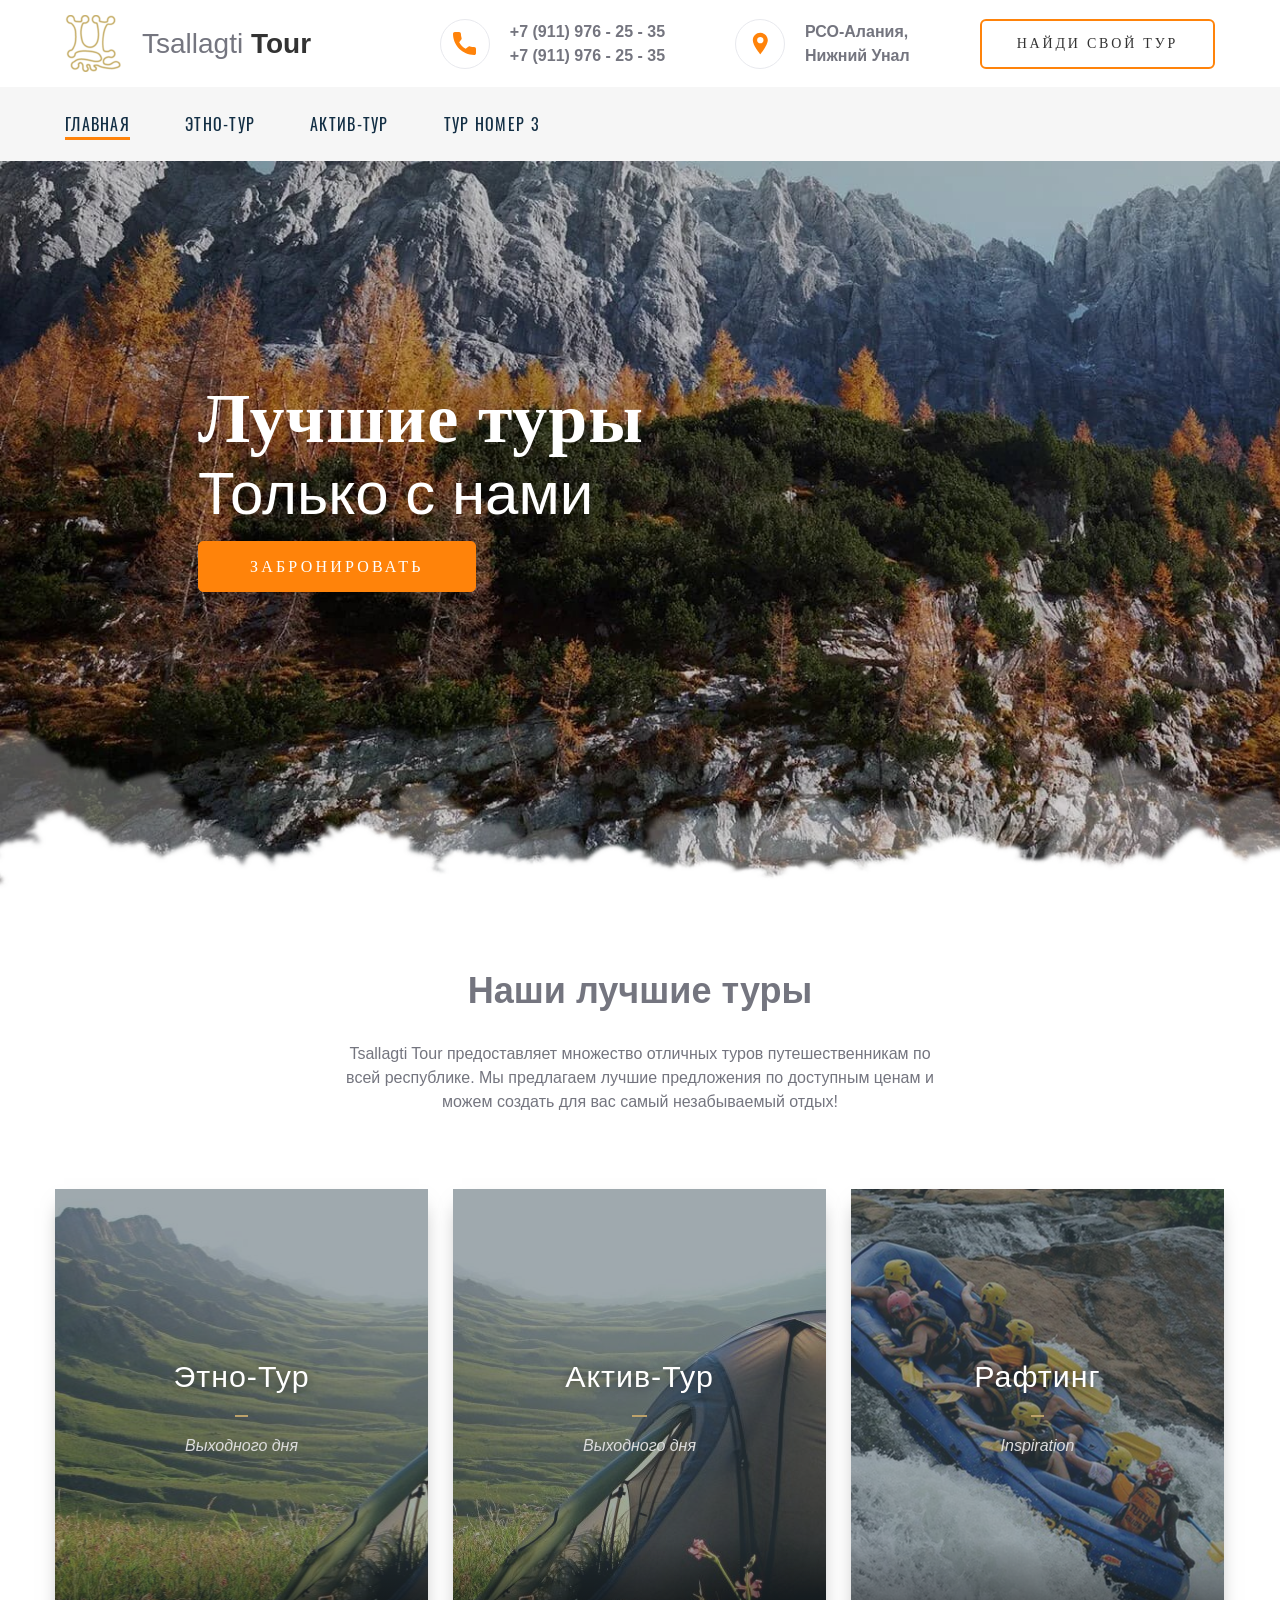
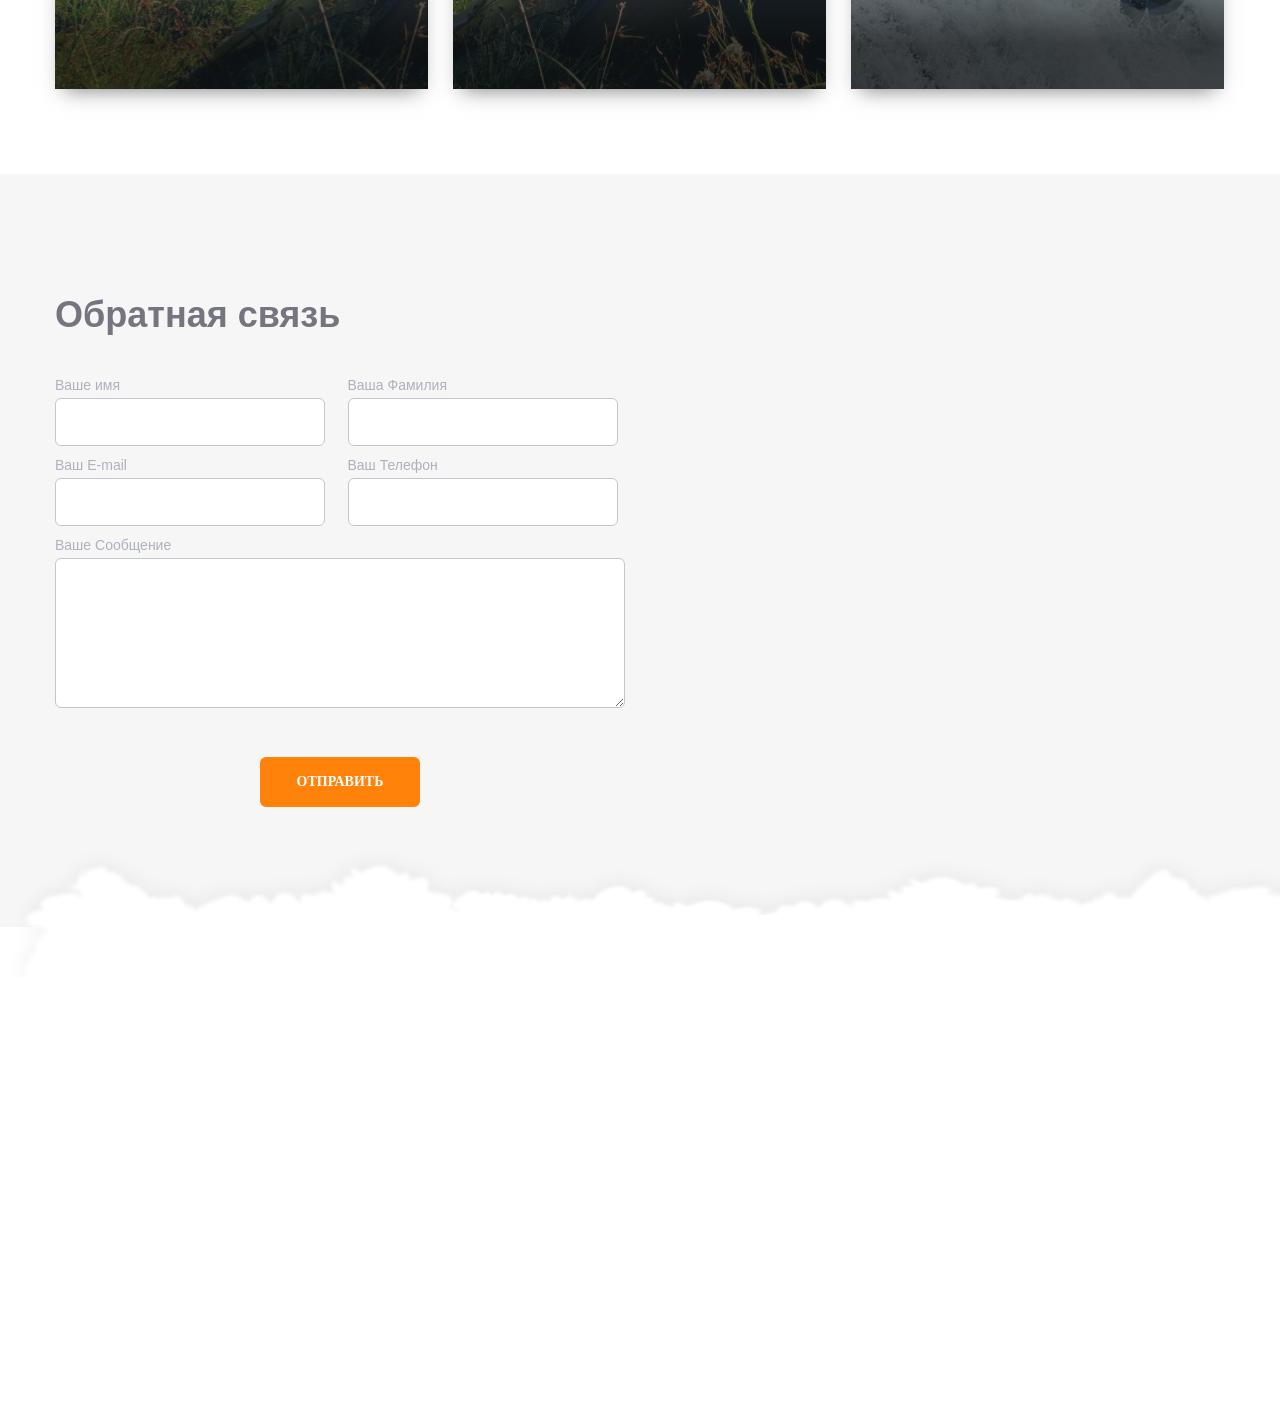
<file: index.html>
<!doctype html>
<html lang="ru">
<head>
    <meta charset="UTF-8">
    <meta name="viewport"
          content="width=device-width, user-scalable=no, initial-scale=1.0, maximum-scale=1.0, minimum-scale=1.0">
    <meta http-equiv="X-UA-Compatible" content="ie=edge">
    <meta name="description" content="Туры в Осетии! Лучшее только с нами!">
    <meta name="keywords"
          content="Туры в Осетию, отдых в Осетии, мертвый город, даргавс, тур Осетия, Кавказ тур, тур в горах, отдых в горах">
    <link rel="stylesheet" href="css/fonts.css">
    <link rel="preload" as="style" href="css/fonts.css">
    <link rel="stylesheet" href="css/swiper-bundle.min.css">
    <link rel="stylesheet" href="css/cards.css">
    <link rel="stylesheet" href="css/style.css">
    <title>Tsallagti Tour</title>
</head>
<body>
<div class="overflow"></div>
<header class="header" id="header">
    <div class="header__desctop">
        <div class="header__aside container">
            <div class="header__left">
                <a href="#" class="header__logo">
                    <img src="img/logo.png" alt="Tsallagti туры логотип">
                    <span class="header-logo__name">Tsallagti <strong>Tour</strong></span>
                </a>
            </div>
            <div class="header__right">
                <div class="header-right__item">
                    <div class="header-phone header__article">
                        <div class="header-phone__left">
                            <a href="tel:+79119762535" class="header-phone__link">
                            <span class="header__icon">
                                    <svg version="1.1" id="Capa_1" xmlns="http://www.w3.org/2000/svg" x="0px" y="0px"
                                         viewBox="0 0 384 384" style="enable-background:new 0 0 384 384;"
                                         xml:space="preserve">
<g>
	<g>
		<path d="M353.188,252.052c-23.51,0-46.594-3.677-68.469-10.906c-10.719-3.656-23.896-0.302-30.438,6.417l-43.177,32.594
			c-50.073-26.729-80.917-57.563-107.281-107.26l31.635-42.052c8.219-8.208,11.167-20.198,7.635-31.448
			c-7.26-21.99-10.948-45.063-10.948-68.583C132.146,13.823,118.323,0,101.333,0H30.813C13.823,0,0,13.823,0,30.813
			C0,225.563,158.438,384,353.188,384c16.99,0,30.813-13.823,30.813-30.813v-70.323C384,265.875,370.177,252.052,353.188,252.052z"
        />
	</g>
</g>
<g>
</g>
<g>
</g>
<g>
</g>
<g>
</g>
<g>
</g>
<g>
</g>
<g>
</g>
<g>
</g>
<g>
</g>
<g>
</g>
<g>
</g>
<g>
</g>
<g>
</g>
<g>
</g>
<g>
</g>
</svg>
                            </span>
                            </a>
                        </div>
                        <div class="header-phone__right">
                            <a href="tel:+79119762535" class="header-phone__link">+7 (911) 976 - 25 - 35</a>
                            <a href="tel:+79651111111" class="header-phone__link">+7 (911) 976 - 25 - 35</a>
                        </div>
                    </div>
                </div>
                <div class="header-right__item">
                    <div class="header-local header__article">
                        <div class="header-local__let">
                            <a href="#tel" class="header-phone__link">
                        <span class="header__icon">
                                <svg height="682pt" viewBox="-119 -21 682 682.66669" width="682pt"
                                     xmlns="http://www.w3.org/2000/svg"><path
                                        d="m216.210938 0c-122.664063 0-222.460938 99.796875-222.460938 222.460938 0 154.175781 222.679688 417.539062 222.679688 417.539062s222.242187-270.945312 222.242187-417.539062c0-122.664063-99.792969-222.460938-222.460937-222.460938zm67.121093 287.597656c-18.507812 18.503906-42.8125 27.757813-67.121093 27.757813-24.304688 0-48.617188-9.253907-67.117188-27.757813-37.011719-37.007812-37.011719-97.226562 0-134.238281 17.921875-17.929687 41.761719-27.804687 67.117188-27.804687 25.355468 0 49.191406 9.878906 67.121093 27.804687 37.011719 37.011719 37.011719 97.230469 0 134.238281zm0 0"/></svg>
                        </span>
                            </a>
                        </div>
                        <div class="header-local__right">
                            <a href="#contacts" class="header-local__link">
                                РСО-Алания, <br> Нижний Унал
                            </a>
                        </div>
                    </div>
                </div>
                <a href="#" class="header__btn btn btn__orange">Найди свой тур</a>
            </div>
        </div>
        <div class="header__menu" id="menu-desctop">
            <div class="container">
                <nav class="header__nav">
                    <ul class="header__list">
                        <li class="header__item"><a href="index.html" class="heder__link heder__link-active">Главная</a>
                        </li>
                        <li class="header__item"><a href="tours.html" class="heder__link">Этно-Тур</a></li>
                        <li class="header__item"><a href="active.html" class="heder__link">Актив-Тур</a></li>
                        <li class="header__item"><a href="test.html" class="heder__link">Тур номер 3</a></li>
                    </ul>
                </nav>
            </div>
        </div>
    </div>
    <nav class="navigation">
        <div id="menuToggle">
            <input type="checkbox" id="check-menu-mobile">
            <span></span>
            <span></span>
            <span></span>
            <ul id="menu">
                <li><a href="index.html">Главная</a></li>
                <li><a href="tours.html">Этно-Тур</a></li>
                <li><a href="active.html">Актив-Тур</a></li>
                <li><a href="test.html">Тур номер 3</a></li>
            </ul>
        </div>
    </nav>
</header>
<main>
    <section class="hero" id="hero">
        <div class="swiper-container hero__slider">
            <div class="swiper-wrapper">
                <div class="swiper-slide">
                    <picture class="1">
                        <source srcset="img/slide/slide-start-1.jpg" media="(min-width: 769px)">
                        <img src="img/slide/slide_1_mobile-min.jpg" alt="MDN" class="swiper-slide__img">
                    </picture>
                </div>
                <div class="swiper-slide">
                    <picture class="2">
                        <source srcset="img/slide/slide-start-2.jpg" media="(min-width: 769px)">
                        <img src="img/slide/slide_2_mobile-min.jpg" alt="MDN" class="swiper-slide__img">
                    </picture>
                </div>
                <div class="swiper-slide">
                    <picture class="3">
                        <source srcset="img/slide/slide-start-3.jpg" media="(min-width: 769px)">
                        <img src="img/slide/slide_3_mobile-min.jpg" alt="MDN" class="swiper-slide__img">
                    </picture>
                </div>
                <!-- Buttons -->
                <!--            <div class="swiper-button-prev"></div>-->
                <!--            <div class="swiper-button-next"></div>-->
            </div>
        </div>
        <div class="swiper-wrap">
            <div class="swiper-wrap__container">
                <h1 class="swiper-container__title">Лучшие туры</h1>
                <p class="swiper-container__text">Только с нами</p>
                <a href="#tour__price" class="swuper__btn btn btn__orange">Забронировать</a>
            </div>
        </div>
    </section>
    <section class="best-tour" id="best-tour">
        <div class="best-tour__container container">
            <h2 class="best-tour__title title">
                Наши лучшие туры
            </h2>
            <p class="best-toue__descr">
                <span class="best-toue__text">
                    Tsallagti Tour предоставляет множество отличных туров путешественникам по всей республике. Мы предлагаем лучшие предложения по доступным ценам и можем создать для вас самый незабываемый отдых!
                </span>
            </p>
            <ul class="best-tour__list">
                <li class="best-tour__item best-tour__first">
                    <div class="blog-card spring-fever grand-tur">
                        <div class="title-content">
                            <h3><a href="#">Этно-Тур</a></h3>
                            <div class="intro">Выходного дня</div>
                        </div>
                        <div class="card-info">
                            За 2 дня в компании творческих людей мы посетим самые запоминающиеся места, ущелья,
                            исторические селения, крепости в труднодоступных местах и многое другое.
                            <a href="tours.html">Подробнее</a>
                        </div>
                        <div class="gradient-overlay"></div>
                        <div class="color-overlay"></div>
                    </div>
                </li>
                <li class="best-tour__item best-tour__second">
                    <div class="blog-card spring-fever pohod">
                        <div class="title-content">
                            <h3><a href="active.html">Актив-Тур</a></h3>
                            <div class="intro">Выходного дня</div>
                        </div>
                        <div class="card-info">
                            Lorem ipsum dolor sit amet, consectetur adipisicing elit, sed do eiusmod tempor incididunt
                            ut labore et dolore magna aliqua. Ut enim ad minim...
                            <a href="active.html">Подробнее</a>
                        </div>
                        <div class="gradient-overlay"></div>
                        <div class="color-overlay"></div>
                    </div>
                </li>
                <li class="best-tour__item best-tour__third">
                    <div class="blog-card spring-fever rafting">
                        <div class="title-content">
                            <h3><a href="#">Рафтинг</a></h3>
                            <div class="intro"><a href="#">Inspiration</a></div>
                        </div>
                        <div class="card-info">
                            Сплав и рафтинг в современном языке давно стали синонимами. Мы уже 10-й год организуем
                            сплавы на катамаранах и байдарках, и мы делаем отличные водные походы!
                            <a href="#">Подробнее</a>
                        </div>
                        <div class="gradient-overlay"></div>
                        <div class="color-overlay"></div>
                    </div>
                </li>
            </ul>
        </div>
    </section>
    <section class="contacts" id="contacts">
        <div class="contacts__container container">
            <div class="contacts__left">
                <div class="contacts__left-wrap">
                    <div class="contacts__left-content">
                        <h2 class="contacts__title title">
                            Обратная связь
                        </h2>
                        <form action="https://jsonplaceholder.typicode.com/posts" method="post" class="contacts-form">
                            <div class="contacts-form__block">
                                <label for="contacts-form__name" class="contscts__label">Ваше имя</label>
                                <input type="text" name="name" class="contacts-form__name contacts__input"
                                       id="contacts-form__name" required>
                            </div>
                            <div class="contacts-form__block">
                                <label for="contacts-form__last-name" class="contscts__label">Ваша Фамилия</label>
                                <input type="text" class="contacts-form__last-name contacts__input"
                                       id="contacts-form__last-name">
                            </div>
                            <div class="contacts-form__block">
                                <label for="contacts-form__email" class="contscts__label">Ваш E-mail</label>
                                <input type="email" class="contacts-form__email contacts__input"
                                       id="contacts-form__email" required>
                            </div>
                            <div class="contacts-form__block">
                                <label for="contacts-form__number" class="contscts__label">Ваш Телефон</label>
                                <input type="tel" class="contacts-form__number contacts__input"
                                       id="contacts-form__number" required>
                            </div>
                            <div class="contacts-label__block ">
                                <label for="contacts-message" class="contscts__label">Ваше Сообщение</label>
                                <textarea name="contacts-message" class="contacts-message"
                                          id="contacts-message"></textarea>
                            </div>
                            <div class="contscts-btn__block">
                                <button class="contscts-btn btn btn__orange">Отправить</button>
                            </div>
                        </form>
                    </div>
                </div>
            </div>
            <div class="contacts__right" id="location-map">
                <iframe src="https://www.google.com/maps/embed?pb=!1m18!1m12!1m3!1d11698.801496681723!2d44.14092934200892!3d42.85805944590716!2m3!1f0!2f0!3f0!3m2!1i1024!2i768!4f13.1!3m3!1m2!1s0x405aebdcbb65d2eb%3A0x51a809025e875106!2z0J3QuNC2LiDQo9C90LDQuywg0KDQtdGB0L8uINCh0LXQstC10YDQvdCw0Y8g0J7RgdC10YLQuNGPLdCQ0LvQsNC90LjRjywg0KDQvtGB0YHQuNGPLCAzNjMyMTQ!5e0!3m2!1sru!2str!4v1618099544535!5m2!1sru!2str" width="600" height="450" style="border:0;" allowfullscreen="" loading="lazy"></iframe>
            </div>
        </div>
    </section>
    <section class="phone-number">
    </section>
</main>
<script src="js/swiper-bundle.min.js"></script>
<script src="js/menu-hidden.js"></script>
<script src="js/script.js"></script>
</body>
</html>
</file>
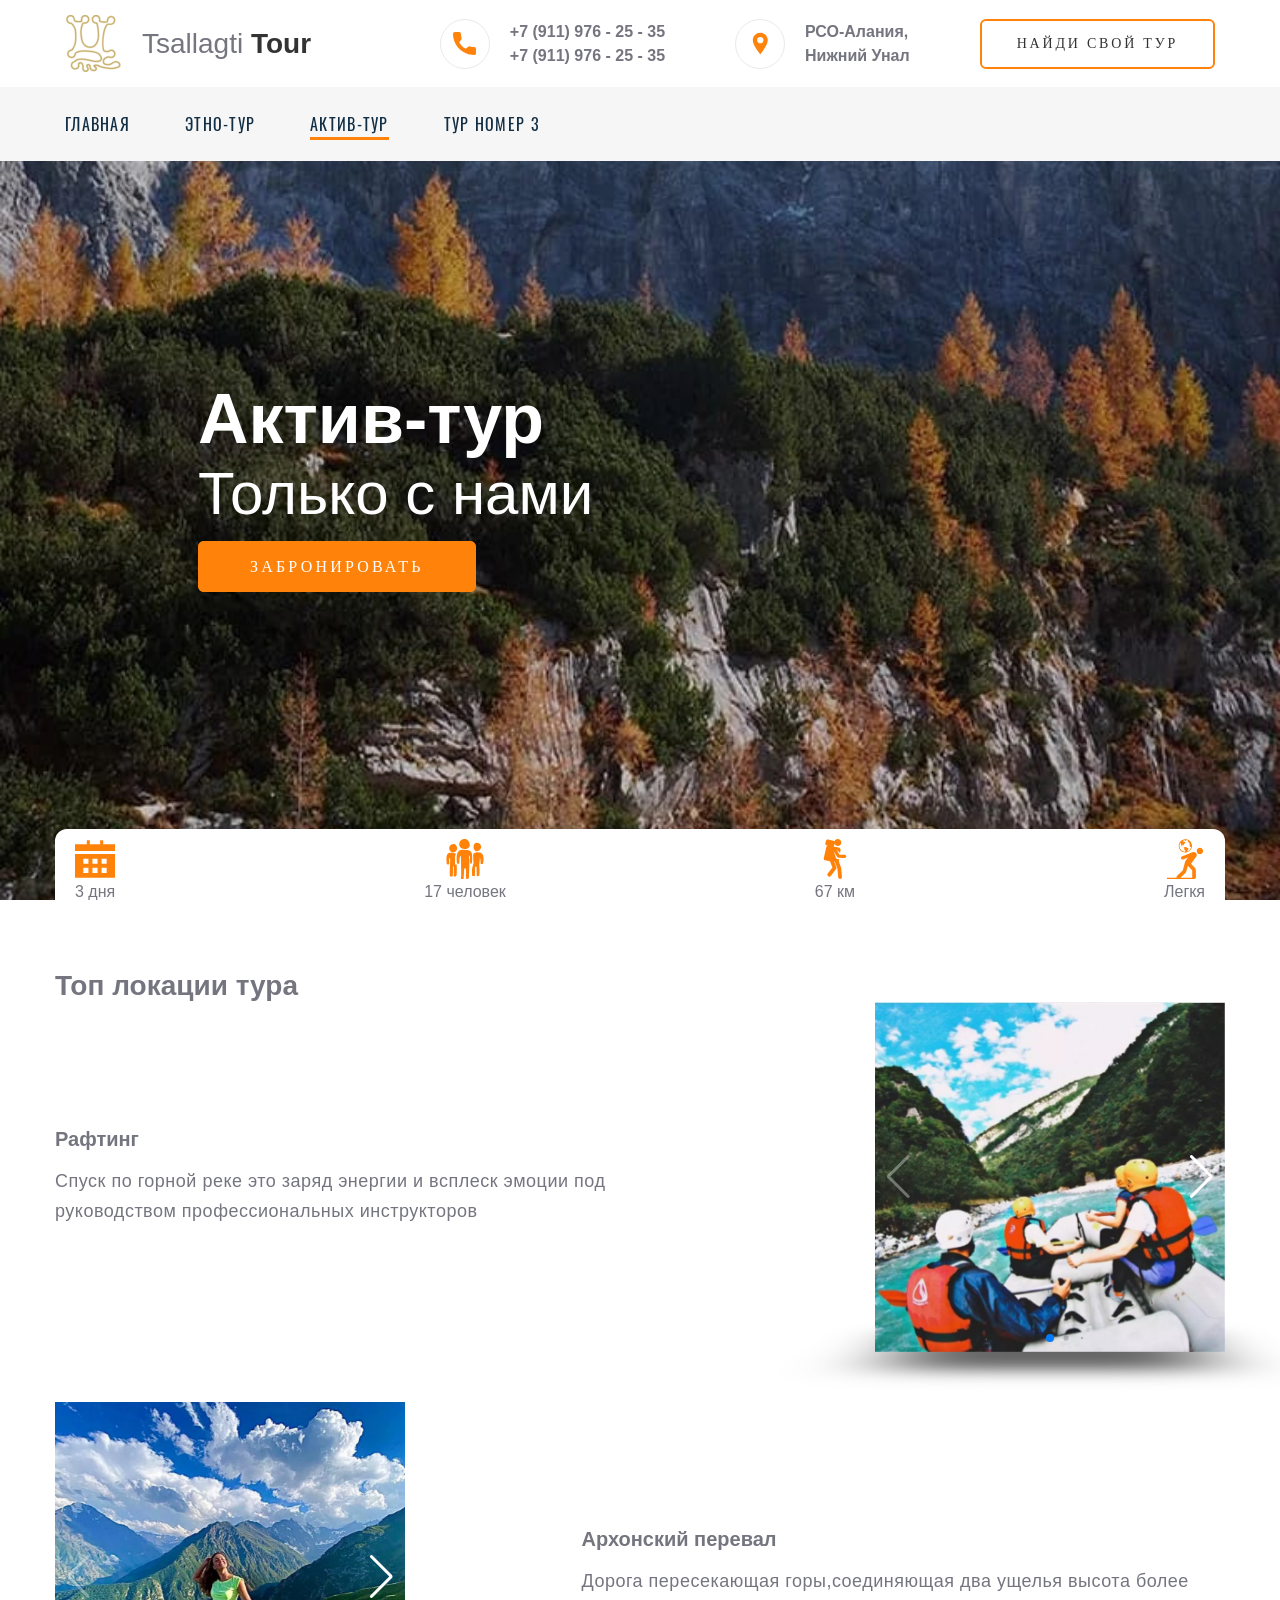
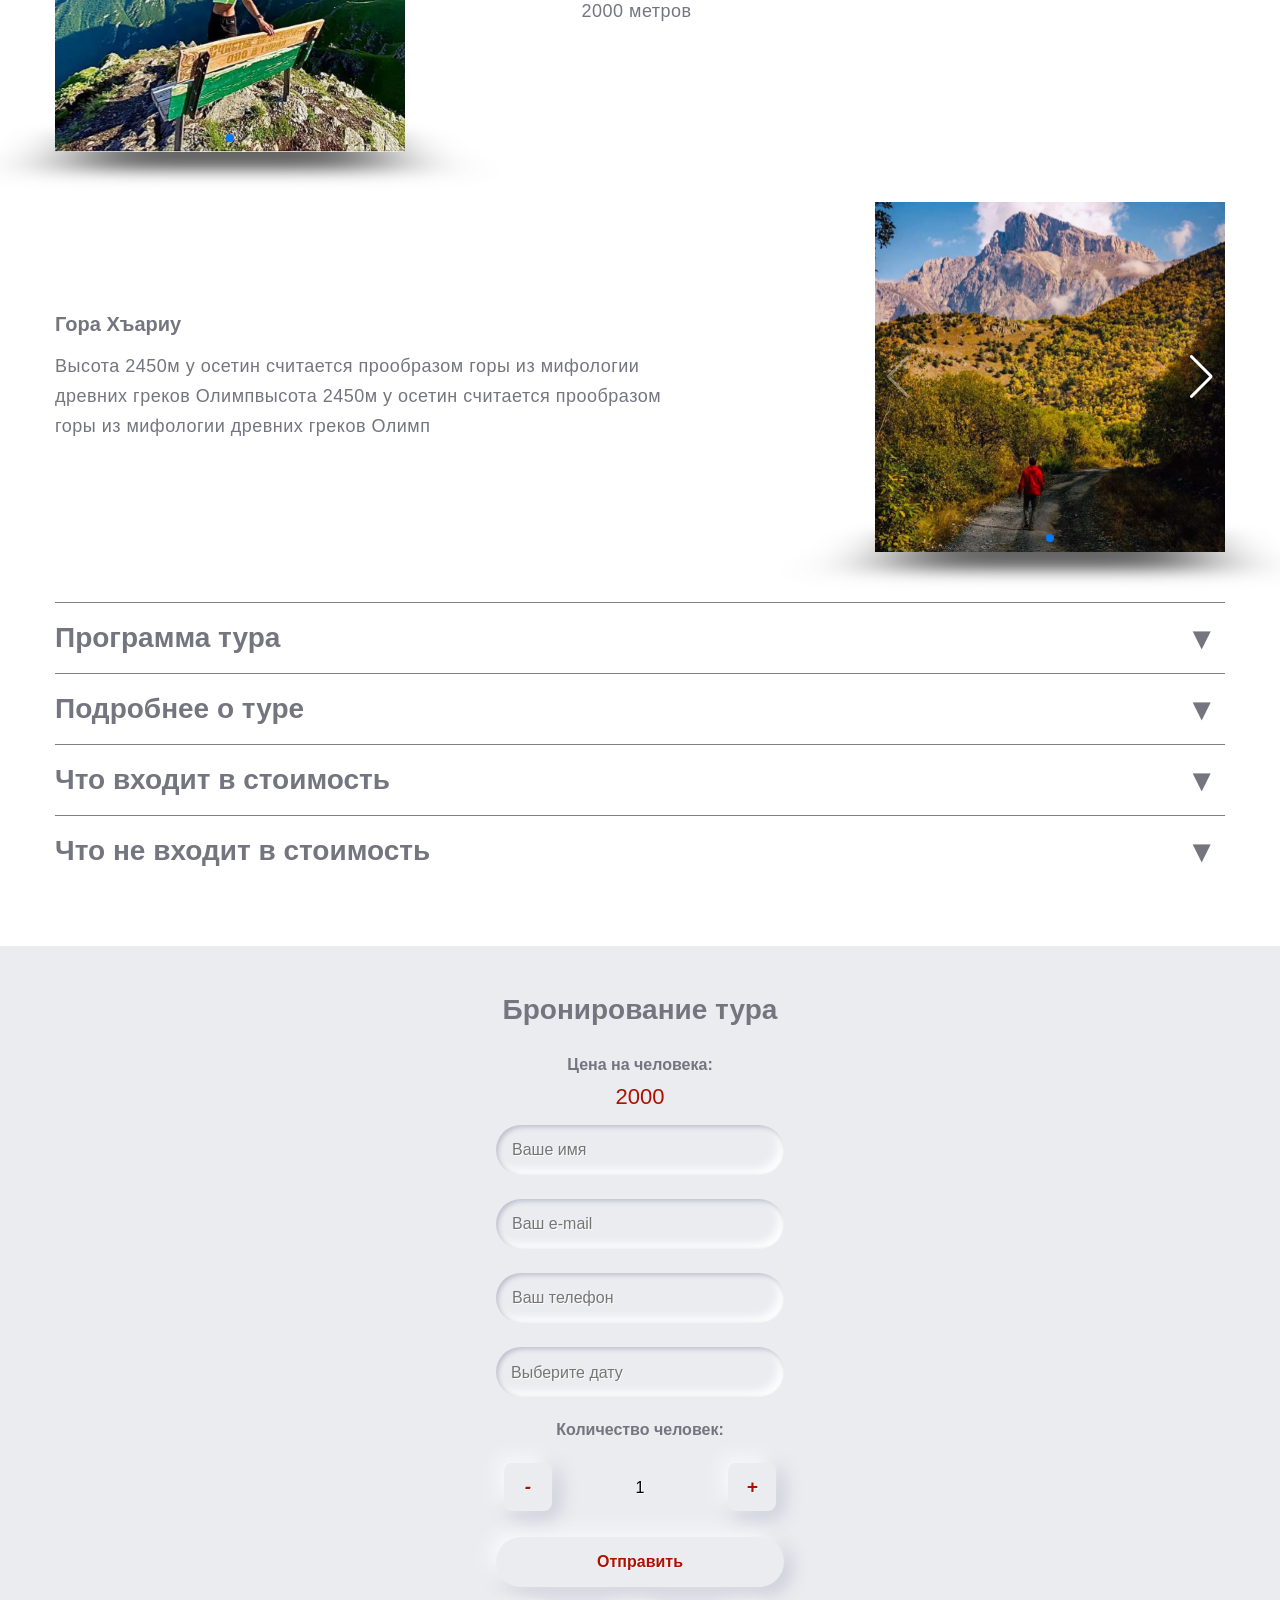
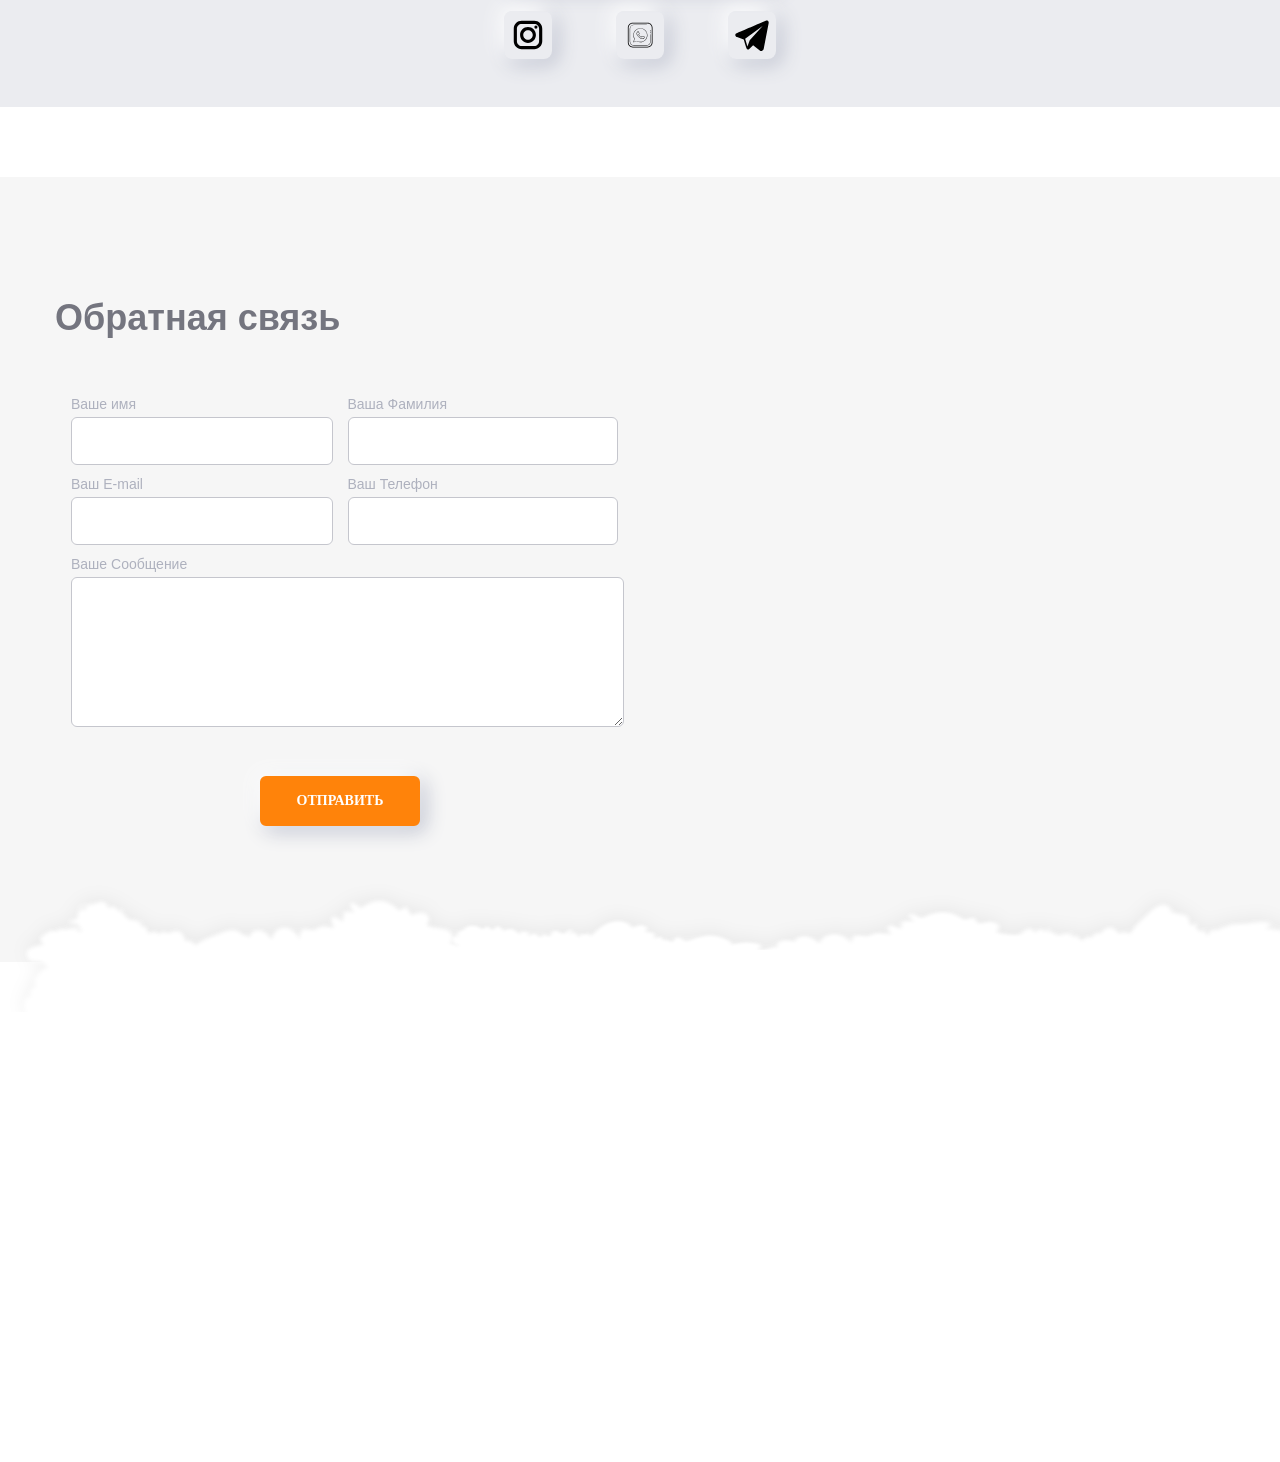
<file: active.html>
<!doctype html>
<html lang="ru">
<head>
    <meta charset="UTF-8">
    <meta name="viewport"
          content="width=device-width, user-scalable=no, initial-scale=1.0, maximum-scale=1.0, minimum-scale=1.0">
    <meta http-equiv="X-UA-Compatible" content="ie=edge">
    <meta name="description" content="Туры в Осетии! Лучшее только с нами!">
    <meta name="keywords" content="Туры в Осетию, отдых в Осетии, мертвый город, даргавс, тур Осетия, Кавказ тур, тур в горах, отдых в горах">
    <link rel="stylesheet" href="css/fonts.css">
    <script src="js/accordion.js" defer></script>
    <link rel="preload" as="style" href="css/fonts.css">
    <link rel="stylesheet" href="css/swiper-bundle.min.css">
    <link rel="stylesheet" href="css/tour.css">
    <link rel="stylesheet" href="test.css">
    <link rel="stylesheet" href="css/style.css">
    <title>Актив-Тур</title>
</head>
<body>
<div class="overflow"></div>
<header class="header" id="header">
    <div class="header__desctop">
        <div class="header__aside container">
            <div class="header__left">
                <a href="#" class="header__logo">
                    <img src="img/logo.png" alt="Tsallagti туры логотип">
                    <span class="header-logo__name">Tsallagti <strong>Tour</strong></span>
                </a>
            </div>
            <div class="header__right">
                <div class="header-right__item">
                    <div class="header-phone header__article">
                        <div class="header-phone__left">
                            <a href="tel:+79119762535" class="header-phone__link">
                            <span class="header__icon"><svg version="1.1" id="Capa_1" xmlns="http://www.w3.org/2000/svg" x="0px" y="0px"
                                         viewBox="0 0 384 384" style="enable-background:new 0 0 384 384;"
                                         xml:space="preserve">
<g>
	<g>
		<path d="M353.188,252.052c-23.51,0-46.594-3.677-68.469-10.906c-10.719-3.656-23.896-0.302-30.438,6.417l-43.177,32.594
			c-50.073-26.729-80.917-57.563-107.281-107.26l31.635-42.052c8.219-8.208,11.167-20.198,7.635-31.448
			c-7.26-21.99-10.948-45.063-10.948-68.583C132.146,13.823,118.323,0,101.333,0H30.813C13.823,0,0,13.823,0,30.813
			C0,225.563,158.438,384,353.188,384c16.99,0,30.813-13.823,30.813-30.813v-70.323C384,265.875,370.177,252.052,353.188,252.052z"
        />
	</g>
</g>
<g>
</g>
<g>
</g>
<g>
</g>
<g>
</g>
<g>
</g>
<g>
</g>
<g>
</g>
<g>
</g>
<g>
</g>
<g>
</g>
<g>
</g>
<g>
</g>
<g>
</g>
<g>
</g>
<g>
</g>
</svg></span>
                            </a>
                        </div>
                        <div class="header-phone__right">
                            <a href="tel:+79119762535" class="header-phone__link">+7 (911) 976 - 25 - 35</a>
                            <a href="tel:+79651111111" class="header-phone__link">+7 (911) 976 - 25 - 35</a>
                        </div>
                    </div>
                </div>
                <div class="header-right__item">
                    <div class="header-local header__article">
                        <div class="header-local__let">
                            <a href="#tel" class="header-phone__link">
                        <span class="header__icon">
                                <svg height="682pt" viewBox="-119 -21 682 682.66669" width="682pt"
                                     xmlns="http://www.w3.org/2000/svg"><path
                                        d="m216.210938 0c-122.664063 0-222.460938 99.796875-222.460938 222.460938 0 154.175781 222.679688 417.539062 222.679688 417.539062s222.242187-270.945312 222.242187-417.539062c0-122.664063-99.792969-222.460938-222.460937-222.460938zm67.121093 287.597656c-18.507812 18.503906-42.8125 27.757813-67.121093 27.757813-24.304688 0-48.617188-9.253907-67.117188-27.757813-37.011719-37.007812-37.011719-97.226562 0-134.238281 17.921875-17.929687 41.761719-27.804687 67.117188-27.804687 25.355468 0 49.191406 9.878906 67.121093 27.804687 37.011719 37.011719 37.011719 97.230469 0 134.238281zm0 0"/></svg>
                        </span>
                            </a>
                        </div>
                        <div class="header-local__right">
                            <a href="#tel" class="header-local__link">
                                РСО-Алания, <br> Нижний Унал
                            </a>
                        </div>
                    </div>
                </div>
                <a href="#" class="header__btn btn btn__orange">Найди свой тур</a>
            </div>
        </div>
        <div class="header__menu" id="menu-desctop">
            <div class="container">
                <nav class="header__nav">
                    <ul class="header__list">
                        <li class="header__item"><a href="index.html" class="heder__link">Главная</a></li>
                        <li class="header__item"><a href="tours.html" class="heder__link">Этно-Тур</a></li>
                        <li class="header__item"><a href="active.html" class="heder__link heder__link-active">Актив-Тур</a></li>
                        <li class="header__item"><a href="test.html" class="heder__link">Тур номер 3</a></li>
                    </ul>
                </nav>
            </div>
        </div>
    </div>
    <nav class="navigation">
        <div id="menuToggle">
            <input type="checkbox" id="check-menu-mobile">
            <span></span>
            <span></span>
            <span></span>
            <ul id="menu">
                <li><a href="index.html">Главная</a></li>
                <li><a href="tours.html">Этно-Тур</a></li>
                <li><a href="active.html">Актив-Тур</a></li>
                <li><a href="test.html">Тур номер 3</a></li>
            </ul>
        </div>
    </nav>
</header>
<main>
    <section class="hero" id="hero">
        <div class="swiper-container hero__slider">
            <div class="swiper-wrapper">
                <div class="swiper-slide">
                    <picture class="1">
                        <source srcset="img/slide/slide-start-1.jpg" media="(min-width: 769px)">
                        <img src="img/slide/slide_1_mobile-min.jpg" alt="MDN" class="swiper-slide__img">
                    </picture>
                </div>
                <div class="swiper-slide">
                    <picture class="2">
                        <source srcset="img/slide/slide-start-2.jpg" media="(min-width: 769px)">
                        <img src="img/slide/slide_2_mobile-min.jpg" alt="MDN" class="swiper-slide__img">
                    </picture>
                </div>
                <div class="swiper-slide">
                    <picture class="3">
                        <source srcset="img/slide/slide-start-3.jpg" media="(min-width: 769px)">
                        <img src="img/slide/slide_3_mobile-min.jpg" alt="MDN" class="swiper-slide__img">
                    </picture>
                </div>
                <!-- Buttons -->
                <!--            <div class="swiper-button-prev"></div>-->
                <!--            <div class="swiper-button-next"></div>-->
            </div>
        </div>
        <div class="swiper-wrap">
            <div class="swiper-wrap__container">
                <h1 class="swiper-container__title">Актив-тур</h1>
                <p class="swiper-container__text">Только с нами</p>
                <a href="#tour__price" class="swuper__btn btn btn__orange">Забронировать</a>
            </div>
        </div>
        <div class="tour-lvl">
            <div class="tour-lvl__container">
                <div class="tour-lvl__item">
                    <div class="tour-lvl__icon">
                        <svg class="tour-lvl__svg" version="1.1" id="Layer_1" xmlns="http://www.w3.org/2000/svg" x="0px"
                             y="0px"
                             viewBox="0 0 395 395" style="enable-background:new 0 0 395 395;" xml:space="preserve">
<g>
	<polygon points="278.333,52.5 278.333,12.5 248.333,12.5 248.333,52.5 146.667,52.5 146.667,12.5 116.667,12.5 116.667,52.5
		0,52.5 0,117.5 395,117.5 395,52.5 	"/>
    <path d="M0,382.5h395v-235H0V382.5z M262.5,195h50v50h-50V195z M262.5,285h50v50h-50V285z M172.5,195h50v50h-50V195z M172.5,285h50
		v50h-50V285z M82.5,195h50v50h-50V195z M82.5,285h50v50h-50V285z"/>
</g>
                            <g>
</g>
                            <g>
</g>
                            <g>
</g>
                            <g>
</g>
                            <g>
</g>
                            <g>
</g>
                            <g>
</g>
                            <g>
</g>
                            <g>
</g>
                            <g>
</g>
                            <g>
</g>
                            <g>
</g>
                            <g>
</g>
                            <g>
</g>
                            <g>
</g>
</svg>
                        <p>3 дня</p>
                    </div>
                </div>
                <div class="tour-lvl__item">
                    <div class="tour-lvl__icon">
                        <svg class="tour-lvl__svg" version="1.1" id="Capa_2" xmlns="http://www.w3.org/2000/svg" x="0px"
                             y="0px"
                             width="189.725px" height="189.725px" viewBox="0 0 189.725 189.725"
                             style="enable-background:new 0 0 189.725 189.725;"
                             xml:space="preserve">
<g>
	<g>
		<path d="M112.703,12.209c-1.405-3.553-3.822-6.638-7.471-8.748c-1.387-0.801-2.783-1.35-4.178-1.695
			C96.97,0.084,92.388-0.42,87.608,0.355c-21.487,3.487-27.597,33.089-8.88,43.769c5.806,3.313,17.978,5.163,24.773,1.866
			c4.167-0.936,7.916-3.299,10.623-7.077C119.761,31.051,117.265,19.955,112.703,12.209z"/>
        <path d="M57.595,41.947c-0.283-3.619-1.864-7.103-4.235-9.897c-0.321-0.733-0.679-1.442-1.092-2.109
			c-4.732-7.653-13.913-7.003-21.186-3.91c-9.08,3.862-12.511,13.844-10.447,22.938c1.921,8.454,9.287,15.215,18.029,15.381
			C50.41,64.573,58.44,52.715,57.595,41.947z"/>
        <path d="M128.755,90.472c-0.108-8.433,0.187-17.614-2.546-25.695c-4.021-11.894-17.353-12.543-27.915-13.038
			c-11.533-0.541-28.531-2.116-36.068,9.037c-9.732,14.398-6.897,37.548-5.605,53.859c0.199,2.518,3.003,3.075,4.338,1.664
			c0.013,0.003,0.026,0.003,0.04,0.006c1.299,1.376,1.977,1.269,4.794,1.404c1.376,0.066,2.197-1.12,2.334-2.334
			c1.275-11.243-2.976-29.565,7.567-36.255c-0.007,0.436-0.008,0.875-0.011,1.313c-0.168,0.254-0.307,0.543-0.386,0.887
			c-0.168,0.724-0.146,1.237-0.076,1.934c0.229,14.167,1.411,28.26,1.143,42.472c-0.376,19.812,1.62,40.222-0.804,59.894
			c-0.04,0.32,0.01,0.596,0.106,0.843c-0.318,0.688-0.051,1.642,0.85,1.979c2.876,1.079,5.459,0.769,8.53,1.238
			c1.729,0.265,3.34-0.693,3.391-2.582c0.266-10.103,1.366-20.236,2.071-30.315c0.295-4.227,0.37-8.585,0.162-12.815
			c-0.081-0.978-0.166-1.955-0.255-2.931c-0.03-0.331-0.053-0.61-0.073-0.86c0.641-0.117,1.247-0.264,1.693-0.312
			c2.351-0.258,4.499-0.147,6.727,0.46c0.448,6.001,1.188,11.962,1.089,18.073c-0.155,9.547-0.941,19.168-0.177,28.701
			c0.129,1.611,1.852,1.951,2.727,1.08c2.382,0.943,5.507,1.676,7.593-0.063c0.077-0.065,0.117-0.145,0.181-0.214
			c1.047,0.49,2.474,0.019,2.534-1.542c1.388-35.634,6.238-72.424,0.304-107.834c1.306,0.382,2.525,0.997,3.59,2.019
			c2.651,2.548,1.997,7.905,1.827,11.175c-0.404,7.855-2.162,17.012,2.275,24.101c0.637,1.018,1.794,1.254,2.766,0.962
			c1.547,0.519,3.358-0.001,3.743-2.058C128.714,106.711,128.861,98.605,128.755,90.472z"/>
        <path d="M171.496,34.543c-1.455-12.344-18.521-22.357-29.055-14.004c-4.249,3.369-6.162,9.061-6.477,14.866
			c-1.185,5.069-0.246,10.612,2.761,14.825c1.705,3.41,4.323,6.254,8.088,7.455c2.654,0.848,5.319,0.444,7.808-0.578
			C164.322,55.575,172.786,45.487,171.496,34.543z"/>
        <path d="M55.579,124.249c-0.059-1.253-0.889-2.78-2.272-2.985c-1.856-0.274-3.548-0.6-5.289-0.764
			c-0.418-7.429-0.63-14.867-0.597-22.309c0.031-6.995-1.039-18.149,3.305-24.135c0.376-0.518,0.536-1.029,0.562-1.515
			c1.003-1.254,0.821-3.447-1.12-3.863c-11.499-2.469-32.588-8.243-39.703,4.832c-6.726,12.359-2.641,29.993-2.452,43.345
			c0.02,1.325,0.916,2.638,2.248,2.952c2.285,0.54,4.374,0.808,6.73,0.843c1.237,0.019,2.746-0.936,2.947-2.243
			c1.276-8.348-1.562-16.85,0.169-25.117c1.26-6.025,2.825-4.196,3.643-0.131c0.646,3.202,0.693,6.562,0.749,9.817
			c0.161,9.46-1.06,19.017-1.46,28.47c-0.596,14.107-0.664,28.231-0.215,42.346c0.044,1.362,0.897,2.558,2.231,2.931
			c3.378,0.944,6.297,1.283,9.748,0.733c1.395-0.222,2.117-1.684,2.228-2.925c1.289-14.536,0.864-29.11,0.772-43.683
			c1.431,0.015,2.846,0.137,4.271,0.368c0.262,14.697-1.341,29.353-0.826,44.055c0.055,1.567,1.373,3.26,3.102,3.1
			c2.718-0.251,6.781-0.326,8.845-2.389c2.446-2.445,2.108-10.288,2.425-13.565C56.835,149.757,56.17,136.921,55.579,124.249z
			 M14.256,114.397c-0.062-0.009-0.123-0.021-0.184-0.03c-0.113-3.922-0.341-7.848-0.524-11.771
			C13.866,106.661,14.414,110.746,14.256,114.397z"/>
        <path d="M178.9,73.948c-5.887-12.958-28.205-13.373-39.209-7.859c-4.544,2.277-6.254,5.522-6.332,10.527
			c-0.182,11.64,1.837,23.386,1.954,35.062c0.098,9.756-5.177,18.336-6.663,27.864c-1.772,11.356-0.535,22.869,0.243,34.247
			c0.097,1.421,1.28,2.018,2.326,1.842c0.034,0.007,0.058,0.029,0.094,0.034c2.499,0.393,5.152,0.841,7.68,0.878
			c1.572,0.023,2.662-1.274,2.755-2.755c0.867-13.839,0.866-27.727,0.886-41.59c2.387-0.108,4.747-0.164,7.156,0.105
			c-0.868,13.843,0.944,27.629,1.096,41.484c0.017,1.444,1.312,3.074,2.896,2.896c1.976-0.222,3.93-0.57,5.916-0.72
			c1.237-0.093,2.539-0.812,2.811-2.14c3.522-17.208,0.388-34.45,0.17-51.795c-0.134-10.773,3.882-22.881,2.021-33.783
			c0.139-0.167,0.242-0.365,0.334-0.581c1.216,2.55,1.767,5.609,2.312,8.306c1.151,5.696,2.347,12.789,1.255,18.596
			c-0.298,1.579,0.413,3.327,2.12,3.734c1.601,0.382,3.427,0.55,4.924,0.039c1.513,1.127,4.052,0.926,4.649-1.441
			C183.74,103.28,184.831,87.002,178.9,73.948z"/>
	</g>
</g>
                            <g>
</g>
                            <g>
</g>
                            <g>
</g>
                            <g>
</g>
                            <g>
</g>
                            <g>
</g>
                            <g>
</g>
                            <g>
</g>
                            <g>
</g>
                            <g>
</g>
                            <g>
</g>
                            <g>
</g>
                            <g>
</g>
                            <g>
</g>
                            <g>
</g>
</svg>
                        <p>17 человек</p>
                    </div>
                </div>
                <div class="tour-lvl__item">
                    <div class="tour-lvl__icon">
                        <svg class="tour-lvl__svg" version="1.1" id="Capa_3" xmlns="http://www.w3.org/2000/svg" x="0px"
                             y="0px"
                             viewBox="0 0 457.862 457.862" style="enable-background:new 0 0 457.862 457.862;"
                             xml:space="preserve">
<path id="XMLID_237_" d="M299.796,330.976c-0.178-1.966-0.621-3.898-1.316-5.745l-25.749-68.372l3.609-23.873l-7.449-0.275
	c-16.839-0.622-28.228-12.729-30.863-20.707l-23.391-70.816l40.018,65.324l0,0v0l0.001,0.002c3.08,5.025,8.59,8.466,14.881,8.698
	c31.29,1.154,53.731,2.035,69.087,2.658c4.97,0.202,9.806-1.633,13.395-5.077c3.589-3.444,5.629-8.204,5.629-13.178
	c0-9.876-7.816-17.981-17.685-18.341l-59.307-2.159l0,0l-36.24-59.156l42.789,41.158l5.008-33.132
	c2.245-14.852-7.975-28.712-22.826-30.957l-47.956-7.249c-2.287-0.346-4.55-0.394-6.751-0.177l8.65-33.851
	c5.243,12.551,16.72,22.141,31.152,24.323c21.985,3.323,42.503-11.805,45.826-33.791c3.324-21.985-11.805-42.502-33.79-45.826
	c-20.386-3.082-39.499,9.706-44.823,29.11c-2.93-4.014-7.221-7.072-12.411-8.398L152.214,6.588
	c-11.864-3.031-23.939,4.128-26.97,15.992l-6.281,24.58c-3.032,11.864,4.128,23.939,15.992,26.97l10.09,2.578
	c-7.911,1.946-14.45,8.191-16.355,16.679l-27.934,124.485c-2.681,11.948,4.831,23.807,16.779,26.488l38.367,8.609
	c5.256,1.179,10.493,0.385,14.941-1.891c0.146,2.184,0.621,4.383,1.462,6.529l27.002,68.866l-53.585,69.861
	c-7.357,9.592-5.546,23.332,4.047,30.69c9.6,7.364,23.339,5.536,30.69-4.047l61.106-79.666c4.668-6.086,5.81-14.171,3.01-21.312
	l-23.029-58.731c-0.416-1.061-0.234-2.264,0.477-3.155c0.711-0.891,1.843-1.335,2.971-1.164c1.142,0.173,2.102,0.949,2.509,2.03
	l28.958,76.896l9.038,100.065c1.087,12.033,11.721,20.918,23.769,19.831c12.04-1.087,20.918-11.729,19.831-23.769L299.796,330.976z"
/>
                            <g>
</g>
                            <g>
</g>
                            <g>
</g>
                            <g>
</g>
                            <g>
</g>
                            <g>
</g>
                            <g>
</g>
                            <g>
</g>
                            <g>
</g>
                            <g>
</g>
                            <g>
</g>
                            <g>
</g>
                            <g>
</g>
                            <g>
</g>
                            <g>
</g>
</svg>
                        <p>67 км</p>
                    </div>
                </div>
                <div class="tour-lvl__item">
                    <div class="tour-lvl__icon">
                        <svg class="tour-lvl__svg" version="1.1" id="Layer_2" xmlns="http://www.w3.org/2000/svg" x="0px"
                             y="0px"
                             viewBox="0 0 231.5 256" style="enable-background:new 0 0 231.5 256;" xml:space="preserve">
<path d="M211.3,56c11.2,0,20.3,9.1,20.3,20.3s-9.1,20.3-20.3,20.3S191,87.4,191,76.2S200.1,56,211.3,56z M183,86.5
	c-5.1-3.8-12.4-5.1-19.6-2.3c-12.3,4.8-51.8,21-67.2,27.4c-5.3,2.2-7.9,8.3-5.7,13.7l0,0c2.2,5.4,8.3,7.9,13.7,5.8l30.3-12.3
	l-14.9,19.9c-1.8,2.5-2.8,4.8-3.4,7.2l-14.4,54.7c-0.1,0.5-0.4,0.9-0.7,1.2l-35.9,34.1c-3.5,3.3-4.5,8.2-3,12.5H0v7.9h173.7
	c6.5,0,11.8-5.3,11.8-11.8v-42.7c0-6.6-2.5-12.9-6.9-17.7l-24.3-26.2l32.7-43.8C193.4,105.2,191.6,92.9,183,86.5z M161.9,201.6v42.7
	c0,1.4,0.2,2.7,0.7,3.9H86.2l31.1-29.5c3.6-3.4,6.1-7.7,7.3-12.4l9.4-35.8l27.3,29.4C161.7,200.3,161.9,200.9,161.9,201.6z"/>
                            <path id="Layer_1_1_" d="M120.8,86.2c23.5-1.4,41.3-21.6,39.8-45.1C159.2,17.5,139-0.3,115.5,1.2C92,2.6,74.2,22.9,75.7,46.3
	C77.1,69.7,97.3,87.6,120.8,86.2z M108.6,34.9c-1.2-2.3,2.2-3.6,3.9-5.3c2.2-2.3,6.9-6.1,6.3-7.5c-0.5-1.5-5.3-5.8-7.9-4.8
	c-0.5,0-3.6,3.4-4.2,3.9c0-1.2-0.2-1.8-0.2-2.9c0-0.8-1.5-1.4-1.4-2c0.1-1.3,3.4-3.8,4.1-4.8c-0.7-0.4-2.8-2-3.4-1.7
	c-1.4,0.8-3.2,1.3-4.7,2c0-0.5-0.1-1.1-0.2-1.4c2.9-1.5,6.1-2.6,9.4-3.4l2.9,1.1l2.2,2.3l2.2,2.1c0,0,1.3,0.5,1.8,0.5
	c0.7-0.1,2.7-2.8,2.7-2.8l-0.9-2.1l-0.1-1.8c5.9,0.5,11.3,2.3,16.2,5.3c-0.8,0.1-1.8,0.2-2.8,0.5c-0.4-0.2-2.7,0.2-2.6,1.2
	c0.1,0.8,4.1,4,5.9,6.9c1.7,2.9,6.6,4.8,7.5,8c0.9,3.8-0.5,8.7,0.1,13.3c0.7,4.5,5.5,9.1,5.5,9.1s2.2,0.7,3.9,0.2
	c-1.3,6.6-4.2,12.7-8.8,17.9c-5.1,5.8-11.5,9.8-18.8,11.5c0.9-2.6,2.6-5.1,4.2-6.5c1.4-1.3,3.2-3.6,3.8-5.3c0.7-1.8,1.5-3.4,2.6-5.1
	c1.3-2.3-4-5.5-5.8-6.1c-3.9-1.4-6.9-3.4-10.2-5.5c-2.5-1.5-10,2-12.8,0.9c-3.8-1.4-5.1-2.6-8.5-4.8c-3.5-2.3-2.5-7.2-2.7-10.8
	c2.6,0,6.2-1.1,8,0.9c0.5,0.7,2.6,3.4,3.8,2.3C111,39,109.1,35.7,108.6,34.9z M87.8,21.6c0.2,1.8,1.2,3.3,1.2,4.6
	c0,5.1-0.4,8.2,2.8,12.2c1.3,1.5,1.7,3.9,2.3,5.9c0.7,1.8,2.8,2.7,4.5,3.8c3.2,2.1,6.2,4.7,9.6,6.5c2.2,1.2,3.5,1.8,3.2,4.5
	c-0.4,2.1-0.4,3.4-1.4,5.3c-0.2,0.7,1.5,4.1,2.1,4.6c1.7,1.4,3.4,2.8,5.2,4.1c2.8,2.1,0,5.1-1.1,8.3c-8.3-0.5-16.2-3.8-22.6-9.4
	c-7.5-6.6-12-15.9-12.6-25.8C80.1,37,82.3,28.6,87.8,21.6z"/>
</svg>
                        <p>Легкя</p>
                    </div>
                </div>
            </div>
        </div>
    </section>
    <section class="tour" id="tour">
        <div class="container">
            <div class="tour-program">
                <h2 class="tour__title">Топ локации тура</h2>
                <div class="tour__content">
                    <div class="tour__item">
                        <div class="tour__name">
                            <h3>Рафтинг</h3>
                            <p class="tour-name__descr">Cпуск по горной реке это заряд энергии и всплеск эмоции под
                                руководством профессиональных инструкторов</p>
                        </div>
                        <div>
                            <div class="swiper-cube">
                                <div class="swiper-wrapper">
                                    <div class="swiper-slide"
                                         style="background-image:url(img/rafting/rafting1.webp)"></div>
                                    <div class="swiper-slide"
                                         style="background-image:url(img/rafting/rafting2.webp)"></div>
                                    <div class="swiper-slide"
                                         style="background-image:url(img/rafting/rafting3.webp)"></div>
                                    <div class="swiper-slide"
                                         style="background-image:url(img/rafting/rafting4.webp)"></div>
                                </div>
                                <!-- Add Pagination -->
                                <div class="swiper-pagination"></div>
                                <!-- Buttons -->
                                <div class="swiper-button-prev swiper-button-color"></div>
                                <div class="swiper-button-next swiper-button-color"></div>
                            </div>
                        </div>
                    </div>
                    <div class="tour__item">
                        <div class="tour__name">
                            <h3>Архонский перевал</h3>
                            <p class="tour-name__descr">
                                Дорога пересекающая горы,соединяющая два ущелья высота более 2000 метров
                            </p>
                        </div>
                        <div>
                            <div class="swiper-cube">
                                <div class="swiper-wrapper">
                                    <div class="swiper-slide"
                                         style="background-image:url(img/arhon/arhon1.webp)"></div>
                                    <div class="swiper-slide"
                                         style="background-image:url(img/arhon/arhon2.webp)"></div>
                                    <div class="swiper-slide"
                                         style="background-image:url(img/arhon/arhon3.webp)"></div>
                                    <div class="swiper-slide"
                                         style="background-image:url(img/arhon/arhon4.webp)"></div>
                                </div>
                                <!-- Add Pagination -->
                                <div class="swiper-pagination"></div>
                                <div class="swiper-button-prev swiper-button-color"></div>
                                <div class="swiper-button-next swiper-button-color"></div>
                            </div>
                        </div>
                    </div>
                    <div class="tour__item">
                        <div class="tour__name">
                            <h3>Гора Хъариу</h3>
                            <p class="tour-name__descr">Высота 2450м у осетин считается прообразом горы из мифологии
                                древних греков Олимпвысота 2450м у осетин считается прообразом горы из мифологии древних
                                греков Олимп</p>
                        </div>
                        <div>
                            <div class="swiper-cube">
                                <div class="swiper-wrapper">
                                    <div class="swiper-slide"
                                         style="background-image:url(img/hariu/hariu1.webp)"></div>
                                    <div class="swiper-slide"
                                         style="background-image:url(img/hariu/hariu2.webp)"></div>
                                    <div class="swiper-slide"
                                         style="background-image:url(img/hariu/hariu3.webp)"></div>
                                    <div class="swiper-slide"
                                         style="background-image:url(img/hariu/hariu4.webp)"></div>
                                </div>
                                <!-- Add Pagination -->
                                <div class="swiper-pagination"></div>
                                <!-- Buttons -->
                                <div class="swiper-button-prev swiper-button-color"></div>
                                <div class="swiper-button-next swiper-button-color"></div>
                            </div>
                        </div>
                    </div>
                </div>
            </div>
        </div>
    </section>
    <section class="tour-program">
        <div class="container">
            <div class="accordion__item">
                <div class="accordion__item-header">
                    <h2 class="tour-accordion__title tour__title">
                        Программа тура
                    </h2>
                </div>
                <div class="accordion__item-body">
                    <div class="accordion__item-body-content">
                        <h3 class="tour-program__day">1-й день</h3>
                        <ul class="tour-program__list">
                            <li class="tour-program__item">11:00-12:10 (аэропорт Беслан,ж/д и авто вокзалы
                                Владикавказ)
                            </li>
                            <li class="tour-program__item">13:00 Памятник жертвам от схода ледника Колка</li>
                            <li class="tour-program__item">13:20 Кармадонское ущелье</li>
                            <li class="tour-program__item">14:30 Самый крупный некрополь  Кавказа</li>
                            <li class="tour-program__item">15:30 Обед (входит в стоимость)</li>
                            <li class="tour-program__item">17:00 Смотровая площадка Качеля</li>
                            <li class="tour-program__item">17:30 Башня Курта и Тага</li>
                            <li class="tour-program__item">18:00 Дзивгиская наскальная крепость</li>
                            <li class="tour-program__item">19:00 Бирагъзанг-горячий исочник(купание по желанию)не входит
                                в
                                стоимость
                            </li>
                            <li class="tour-program__item">19:50 Выезд во Владикавказ</li>
                            <li class="tour-program__item">20:40 Заселение в отель</li>
                        </ul>
                        <h3 class="tour-program__day">2-й день</h3>
                        <ul class="tour-program__list">
                            <li class="tour-program__item">8:00 Завтрак</li>
                            <li class="tour-program__item">9:00 Выезд</li>
                            <li class="tour-program__item">10:00 Монумент Уастырджи</li>
                            <li class="tour-program__item">10:30 Родовая башня/этно-музей</li>
                            <li class="tour-program__item">11:30 Мастер класс по приготовлению осетинских пирогов</li>
                            <li class="tour-program__item">12:30 Обед под открытым небом</li>
                            <li class="tour-program__item">15:00 Экскурсия по Владикавказу</li>
                            <li class="tour-program__item">17:30 Выезд в аэропорт Владикавказа(Беслан)</li>
                            <li class="tour-program__item">18:30 Приезд в Ааэропорт</li>
                        </ul>
                    </div>
                </div>
            </div>
        </div>
    </section>
    <section class="tour-about" id="tour-about">
        <div class="container">
            <div class="accordion__item">
                <div class="accordion__item-header">
                    <h2 class="tour-accordion__title tour__title">
                        Подробнее о туре
                    </h2>
                </div>
                <div class="accordion__item-body">
                    <div class="accordion__item-body-content">
                        <p>
                            В этом путешествии нас ждут топовые локации Осетии. Мы объединили те места, которые больше
                            всего
                            приводят
                            в восторг наших путешественников. А именно: Кармадонское ущелье, Даргавский некрополь,
                            Фамиильные
                            башни. Но это еще не все! <br>
                            Мы начинаем свой путь из города Владикавказ, столицы Северной Осетии.
                            В первый день мы посетим Кармадонское ущелье, Даргавс, Дзивгиская наскальная крепост
                            Во второй день нас ждет Монумент Уастырджи, Родовая башня/этно-музей, Экскурсия по
                            Владикавказу
                            Питание в туре предстоит национальной кухней, вы узнаете множество интересных новых блюд:
                            осетинские
                            пироги,
                            хинкал
                            и др. <br>
                            В туре вас сопровождает тревел-эксперт, а так же фотограф, который сделает красивые кадры на
                            память
                            о путешествии!
                        </p>
                    </div>
                </div>
            </div>
        </div>
    </section>
    <section class="tour__include" id="tour__include">
        <div class="container">
            <div class="accordion__item">
                <div class="accordion__item-header">
                    <h2 class="tour-accordion__title tour__title">
                        Что входит в стоимость
                    </h2>
                </div>
                <div class="accordion__item-body">
                    <div class="accordion__item-body-content">
                        <ul class="tour__include__list">
                            <li class="tour__include__item">
                                <div class="tour__include-item__img" style="background-image:url(img/price/service_4.jpg)"></div>
                                <div class="tour__include-item__descr">
                                    Трансфер и перемещение по всему маршруту
                                </div>
                            </li>
                            <li class="tour__include__item">
                                <div class="tour__include-item__img" style="background-image:url(img/price/service_3.jpg)"></div>
                                <div class="tour__include-item__descr">
                                    Размещение в отеле
                                </div>
                            </li>
                            <li class="tour__include__item">
                                <div class="tour__include-item__img" style="background-image:url(img/price/service_2.jpg)"></div>
                                <div class="tour__include-item__descr">
                                    Комплексное питание в туре
                                </div>
                            </li>
                            <li class="tour__include__item">
                                <div class="tour__include-item__img" style="background-image:url(img/price/service_1.jpg)"></div>
                                <div class="tour__include-item__descr">
                                    Сопровождение гидом по всему маршруту
                                </div>
                            </li>
                            <li class="tour__include__item">
                                <div class="tour__include-item__img" style="background-image:url(img/price/service_5.jpg)"></div>
                                <div class="tour__include-item__descr">
                                    Мастер класс по приготовлению осетинских пирогов
                                </div>
                            </li>
                            <li class="tour__include__item">
                                <div class="tour__include-item__img" style="background-image:url(img/price/service_6.jpg)"></div>
                                <div class="tour__include-item__descr">
                                    Входы в музеи
                                </div>
                            </li>
                        </ul>
                    </div>
                </div>
            </div>
        </div>
    </section>
    <section class="tour__notinclude" id="tour__notinclude">
        <div class="container">
            <div class="accordion__item">
                <div class="accordion__item-header">
                    <h2 class="tour-accordion__title tour__title">Что не входит в стоимость</h2>
                </div>
                <div class="accordion__item-body">
                    <div class="accordion__item-body-content">
                        <ul class="tour__include__list">
                            <li class="tour__include__item">
                                <div class="tour__include-item__icon">
                                </div>
                                <div class="tour__include-item__descr">
                                    Дорога из вашего города до точки сбора группы
                                </div>
                            </li>
                            <li class="tour__include__item">
                                <div class="tour__include-item__icon">
                                </div>
                                <div class="tour__include-item__descr">
                                    Ужин во Владикавказе
                                </div>
                            </li>
                            <li class="tour__include__item">
                                <div class="tour__include-item__icon">
                                </div>
                                <div class="tour__include-item__descr">
                                    Сувениры и различные личные траты
                                </div>
                            </li>
                            <li class="tour__include__item">
                                <div class="tour__include-item__icon">
                                </div>
                                <div class="tour__include-item__descr">
                                    Горячие источники 200р
                                </div>
                            </li>
                        </ul>
                    </div>
                </div>
            </div>
        </div>
    </section>
    <section class="tour__price" id="tour__price">
        <div class="container">
            <form action="https://jsonplaceholder.typicode.com/posts" method="post">
                <div class="segment-title">
                    <h2 class="tour__price__title tour__title title-vis">Бронирование тура</h2>
                </div>
                <label class="form-price__wrap">
                    <h4 class="form__title">Цена на человека:</h4>
                    <input type="text" name="price" class="tour__price-value" value="2000" readonly>
                </label>
                <label>
                    <input type="text" name="name" class="tour__price-input" placeholder="Ваше имя" maxlength="50" required>
                </label>
                <label>
                    <input type="email" name="mail" class="tour__price-input" placeholder="Ваш e-mail" maxlength="50" required>
                </label>
                <label>
                    <input type="tel" name="tel" class="tour__price-input input__tel" placeholder="Ваш телефон" required>
                </label>
                <label>
                    <select name="date" class="input__date-illusion form__select" required>
                        <option value="0">Выберите дату</option>
                        <option value="1">03.06.2021</option>
                        <option value="2">19.06.2021</option>
                        <option value="3">01.07.2021</option>
                        <option value="4">20.07.2021</option>
                    </select>
                </label>
                <!--                дата для ручного воода-->
                <!--                <label class="lable__input-date">-->
                <!--                    <div class="input__date-illusion">Выберите дату поездки</div>-->
                <!--                    <input type="date" name="date" class="input__date" oninput="tourdate()">-->
                <!--                </label>-->
                <h4 class="form__title">Количество человек:</h4>
                <div class="tour-price__lable">
                    <button class="unit btn_counter" type="button" onclick="decr()"><i
                            class="icon ion-md-settings">-</i>
                    </button>
                    <input type="number" name="count-person" value="1" class="price__input"
                           onchange="totalPriceandCount()">
                    <button class="unit btn_counter" type="button" onclick="incr()">
                        <i class="icon ion-md-search">+</i>
                    </button>
                </div>
                <button class="tour__btn red" type="submit">Отправить</button>
                <div class="segment">
                    <a href="https://www.instagram.com/tsallagti_mashug/" target="_blank"
                       class="unit btn_social">
                        <svg fill="#000000" xmlns="http://www.w3.org/2000/svg" viewBox="0 0 24 24" width="38px"
                             height="38px">
                            <path d="M 8 3 C 5.243 3 3 5.243 3 8 L 3 16 C 3 18.757 5.243 21 8 21 L 16 21 C 18.757 21 21 18.757 21 16 L 21 8 C 21 5.243 18.757 3 16 3 L 8 3 z M 8 5 L 16 5 C 17.654 5 19 6.346 19 8 L 19 16 C 19 17.654 17.654 19 16 19 L 8 19 C 6.346 19 5 17.654 5 16 L 5 8 C 5 6.346 6.346 5 8 5 z M 17 6 A 1 1 0 0 0 16 7 A 1 1 0 0 0 17 8 A 1 1 0 0 0 18 7 A 1 1 0 0 0 17 6 z M 12 7 C 9.243 7 7 9.243 7 12 C 7 14.757 9.243 17 12 17 C 14.757 17 17 14.757 17 12 C 17 9.243 14.757 7 12 7 z M 12 9 C 13.654 9 15 10.346 15 12 C 15 13.654 13.654 15 12 15 C 10.346 15 9 13.654 9 12 C 9 10.346 10.346 9 12 9 z"/>
                        </svg>
                    </a>
                    <a href="https://api.whatsapp.com/send/?phone=79889889815&text&app_absent=0" target="_blank"
                       class="unit btn_social">
                        <svg fill="#000000" xmlns="http://www.w3.org/2000/svg" viewBox="0 0 100 100" width="38px"
                             height="38px">
                            <path d="M 31 17.988281 C 23.82 17.988281 18 23.808281 18 30.988281 L 18 69.988281 C 18 77.168281 23.82 82.988281 31 82.988281 L 70 82.988281 C 77.179 82.988281 83 77.168281 83 69.988281 L 83 30.988281 C 83 23.808281 77.18 17.988281 70 17.988281 L 31 17.988281 z M 31 19.988281 L 70 19.988281 C 76.075 19.988281 81 24.913281 81 30.988281 L 81 69.988281 C 81 76.063281 76.075 80.988281 70 80.988281 L 31 80.988281 C 24.925 80.988281 20 76.063281 20 69.988281 L 20 30.988281 C 20 24.913281 24.924 19.988281 31 19.988281 z M 33.837891 22.988281 C 27.852891 22.988281 23 27.839219 23 33.824219 L 23 67.150391 C 23 73.135391 27.852891 77.988281 33.837891 77.988281 L 67.162109 77.988281 C 73.147109 77.988281 78 73.136391 78 67.150391 L 78 48.488281 C 78 48.212281 77.776 47.988281 77.5 47.988281 C 77.224 47.988281 77 48.212281 77 48.488281 L 77 67.150391 C 77 72.583391 72.595109 76.988281 67.162109 76.988281 L 33.837891 76.988281 C 28.404891 76.988281 24 72.583391 24 67.150391 L 24 33.824219 C 24 28.391219 28.404891 23.988281 33.837891 23.988281 L 67.5 23.988281 C 67.776 23.988281 68 23.764281 68 23.488281 C 68 23.212281 67.776 22.988281 67.5 22.988281 L 33.837891 22.988281 z M 51 32 C 40.799 32 32.5 40.299 32.5 50.5 C 32.5 52.063 32.696938 53.62 33.085938 55.125 C 33.263938 55.816 33.486047 56.507641 33.748047 57.181641 C 34.082047 58.043641 34.484219 58.886313 34.949219 59.695312 L 32.519531 68.365234 C 32.471531 68.535234 32.517625 68.720656 32.640625 68.847656 C 32.735625 68.945656 32.866 69 33 69 C 33.04 69 33.079141 68.994375 33.119141 68.984375 L 35.619141 68.365234 C 35.887141 68.299234 36.050375 68.028719 35.984375 67.761719 C 35.918375 67.494719 35.648859 67.329484 35.380859 67.396484 L 33.712891 67.808594 L 35.96875 59.761719 C 36.00575 59.630719 35.986969 59.490047 35.917969 59.373047 C 35.435969 58.555047 35.020688 57.695359 34.679688 56.818359 C 34.432688 56.181359 34.222687 55.528 34.054688 54.875 C 33.687687 53.451 33.5 51.979 33.5 50.5 C 33.5 40.851 41.351 33 51 33 C 60.649 33 68.5 40.851 68.5 50.5 C 68.5 60.149 60.649 68 51 68 C 48.016 68 45.06475 67.231297 42.46875 65.779297 C 42.35775 65.717297 42.231469 65.700469 42.105469 65.730469 L 40.380859 66.15625 C 40.113859 66.22225 39.949625 66.492719 40.015625 66.761719 C 40.081625 67.027719 40.347141 67.188953 40.619141 67.126953 L 42.154297 66.746094 C 44.857297 68.221094 47.912 69 51 69 C 61.201 69 69.5 60.701 69.5 50.5 C 69.5 40.299 61.201 32 51 32 z M 77.5 36.566406 C 77.224 36.566406 77 36.790406 77 37.066406 L 77 39.066406 C 77 39.342406 77.224 39.566406 77.5 39.566406 C 77.776 39.566406 78 39.343406 78 39.066406 L 78 37.066406 C 78 36.790406 77.776 36.566406 77.5 36.566406 z M 77.5 40.566406 C 77.224 40.566406 77 40.790406 77 41.066406 L 77 45.066406 C 77 45.342406 77.224 45.566406 77.5 45.566406 C 77.776 45.566406 78 45.343406 78 45.066406 L 78 41.066406 C 78 40.790406 77.776 40.566406 77.5 40.566406 z M 44.535156 41 C 44.245156 41 43.499422 41.075578 42.857422 41.767578 L 42.765625 41.863281 C 42.236625 42.419281 41 43.720156 41 46.160156 C 41 48.445156 42.469328 50.640234 43.111328 51.490234 L 43.189453 51.599609 C 44.606453 53.602609 47.59875 57.226375 51.71875 58.984375 C 52.86175 59.470375 53.764313 59.771437 54.570312 60.023438 C 55.322312 60.260437 56.021953 60.335938 56.626953 60.335938 C 57.116953 60.335938 57.546531 60.286328 57.894531 60.236328 C 58.925531 60.083328 61.119281 58.966609 61.613281 57.599609 C 62.012281 56.493609 62.120422 55.289328 61.857422 54.861328 C 61.680422 54.570328 61.366703 54.420422 60.970703 54.232422 L 60.707031 54.105469 C 60.427031 53.965469 57.813969 52.686953 57.292969 52.501953 C 56.897969 52.358953 56.167563 52.0975 55.601562 52.9375 C 55.309562 53.3695 54.452031 54.373016 54.082031 54.791016 C 53.973031 54.913016 53.937281 54.954922 53.613281 54.794922 C 53.526281 54.751922 53.407719 54.700672 53.261719 54.638672 C 52.567719 54.340672 51.275625 53.787031 49.765625 52.457031 C 48.407625 51.261031 47.467953 49.789891 47.126953 49.212891 C 47.034953 49.056891 47.034672 49.056078 47.263672 48.830078 C 47.420672 48.677078 47.600297 48.462094 47.779297 48.246094 L 48.027344 47.951172 C 48.281344 47.659172 48.394391 47.432969 48.525391 47.167969 L 48.589844 47.035156 C 48.897844 46.424156 48.633828 45.904328 48.548828 45.736328 C 48.476828 45.590328 47.970562 44.375281 47.601562 43.488281 L 47.046875 42.158203 C 46.621875 41.151203 46.077953 41.040531 45.501953 41.019531 C 45.207953 41.004531 44.871156 41 44.535156 41 z M 44.535156 42 C 44.855156 42 45.173172 42.003625 45.451172 42.015625 L 45.589844 42.017578 C 45.769844 42.020578 45.899047 42.014922 46.123047 42.544922 L 46.677734 43.871094 C 47.214734 45.160094 47.571297 46.016594 47.654297 46.183594 C 47.757297 46.386594 47.747312 46.479984 47.695312 46.583984 L 47.626953 46.722656 C 47.510953 46.956656 47.441437 47.098969 47.273438 47.292969 L 47.009766 47.603516 C 46.853766 47.792516 46.696547 47.980234 46.560547 48.115234 C 46.326547 48.347234 45.777625 48.88875 46.265625 49.71875 C 46.630625 50.33775 47.638516 51.914078 49.103516 53.205078 C 50.733516 54.642078 52.175187 55.259641 52.867188 55.556641 C 52.992188 55.610641 53.095922 55.652453 53.169922 55.689453 C 53.605922 55.904453 54.247078 56.110172 54.830078 55.451172 C 55.135078 55.105172 56.083734 54.006094 56.427734 53.496094 C 56.554734 53.307094 56.558125 53.300359 56.953125 53.443359 C 57.342125 53.581359 59.613672 54.678953 60.263672 55.001953 L 60.539062 55.134766 C 60.724062 55.223766 60.957516 55.334938 60.978516 55.335938 C 61.030516 55.506937 61.016922 56.301766 60.669922 57.259766 C 60.353922 58.133766 58.623141 59.115141 57.744141 59.244141 C 57.066141 59.345141 56.031188 59.434359 54.867188 59.068359 C 54.086187 58.824359 53.211375 58.534453 52.109375 58.064453 C 48.216375 56.403453 45.361859 52.940438 44.005859 51.023438 L 43.898438 50.873047 C 43.328438 50.116047 42 48.142156 42 46.160156 C 42 44.119156 43.007234 43.061734 43.490234 42.552734 L 43.589844 42.447266 C 43.975844 42.031266 44.411156 42 44.535156 42 z M 38.580078 66.642578 C 38.515891 66.632453 38.448609 66.635094 38.380859 66.652344 L 37.380859 66.900391 C 37.112859 66.965391 36.949625 67.235906 37.015625 67.503906 C 37.070625 67.732906 37.274 67.884766 37.5 67.884766 C 37.539 67.884766 37.579141 67.879141 37.619141 67.869141 L 38.619141 67.623047 C 38.887141 67.557047 39.050375 67.285578 38.984375 67.017578 C 38.934125 66.817328 38.772641 66.672953 38.580078 66.642578 z"/>
                        </svg>
                    </a>
                    <a href="https://telegram.me/tsallagti_mashug" target="_blank" class="unit btn_social">
                        <svg fill="#000000" xmlns="http://www.w3.org/2000/svg" viewBox="0 0 50 50" width="38px"
                             height="38px">
                            <path d="M46.137,6.552c-0.75-0.636-1.928-0.727-3.146-0.238l-0.002,0C41.708,6.828,6.728,21.832,5.304,22.445	c-0.259,0.09-2.521,0.934-2.288,2.814c0.208,1.695,2.026,2.397,2.248,2.478l8.893,3.045c0.59,1.964,2.765,9.21,3.246,10.758	c0.3,0.965,0.789,2.233,1.646,2.494c0.752,0.29,1.5,0.025,1.984-0.355l5.437-5.043l8.777,6.845l0.209,0.125	c0.596,0.264,1.167,0.396,1.712,0.396c0.421,0,0.825-0.079,1.211-0.237c1.315-0.54,1.841-1.793,1.896-1.935l6.556-34.077	C47.231,7.933,46.675,7.007,46.137,6.552z M22,32l-3,8l-3-10l23-17L22,32z"/>
                        </svg>
                    </a>
                </div>
            </form>
        </div>
    </section>
    <section class="contacts" id="contacts">
        <div class="contacts__container container">
            <div class="contacts__left">
                <div class="contacts__left-wrap">
                    <div class="contacts__left-content">
                        <h2 class="contacts__title title">
                            Обратная связь
                        </h2>
                        <form action="https://jsonplaceholder.typicode.com/posts" method="post" class="contacts-form">
                            <div class="contacts-form__block">
                                <label for="contacts-form__name" class="contscts__label">Ваше имя</label>
                                <input type="text" name="name" class="contacts-form__name contacts__input"
                                       id="contacts-form__name" required>
                            </div>
                            <div class="contacts-form__block">
                                <label for="contacts-form__last-name" class="contscts__label">Ваша Фамилия</label>
                                <input type="text" class="contacts-form__last-name contacts__input"
                                       id="contacts-form__last-name">
                            </div>
                            <div class="contacts-form__block">
                                <label for="contacts-form__email" class="contscts__label">Ваш E-mail</label>
                                <input type="email" class="contacts-form__email contacts__input"
                                       id="contacts-form__email" required>
                            </div>
                            <div class="contacts-form__block">
                                <label for="contacts-form__number" class="contscts__label">Ваш Телефон</label>
                                <input type="tel" class="contacts-form__number contacts__input"
                                       id="contacts-form__number" required>
                            </div>
                            <div class="contacts-label__block ">
                                <label for="contacts-message" class="contscts__label">Ваше Сообщение</label>
                                <textarea name="contacts-message" class="contacts-message"
                                          id="contacts-message"></textarea>
                            </div>
                            <div class="contscts-btn__block">
                                <button class="contscts-btn btn btn__orange">Отправить</button>
                            </div>
                        </form>
                    </div>
                </div>
            </div>
            <div class="contacts__right" id="location-map">
                <iframe src="https://www.google.com/maps/embed?pb=!1m18!1m12!1m3!1d11698.801496681723!2d44.14092934200892!3d42.85805944590716!2m3!1f0!2f0!3f0!3m2!1i1024!2i768!4f13.1!3m3!1m2!1s0x405aebdcbb65d2eb%3A0x51a809025e875106!2z0J3QuNC2LiDQo9C90LDQuywg0KDQtdGB0L8uINCh0LXQstC10YDQvdCw0Y8g0J7RgdC10YLQuNGPLdCQ0LvQsNC90LjRjywg0KDQvtGB0YHQuNGPLCAzNjMyMTQ!5e0!3m2!1sru!2str!4v1618099544535!5m2!1sru!2str" width="600" height="450" style="border:0;" allowfullscreen="" loading="lazy"></iframe>
            </div>
        </div>
    </section>
    <section class="phone-number">
        <div class=".phone-number__container container">

        </div>
    </section>
</main>

<script src="js/swiper-bundle.min.js"></script>
<script src="js/script.js"></script>
<script src="js/menu-hidden.js"></script>
<script src="js/form.js"></script>
</body>
</html>
</file>
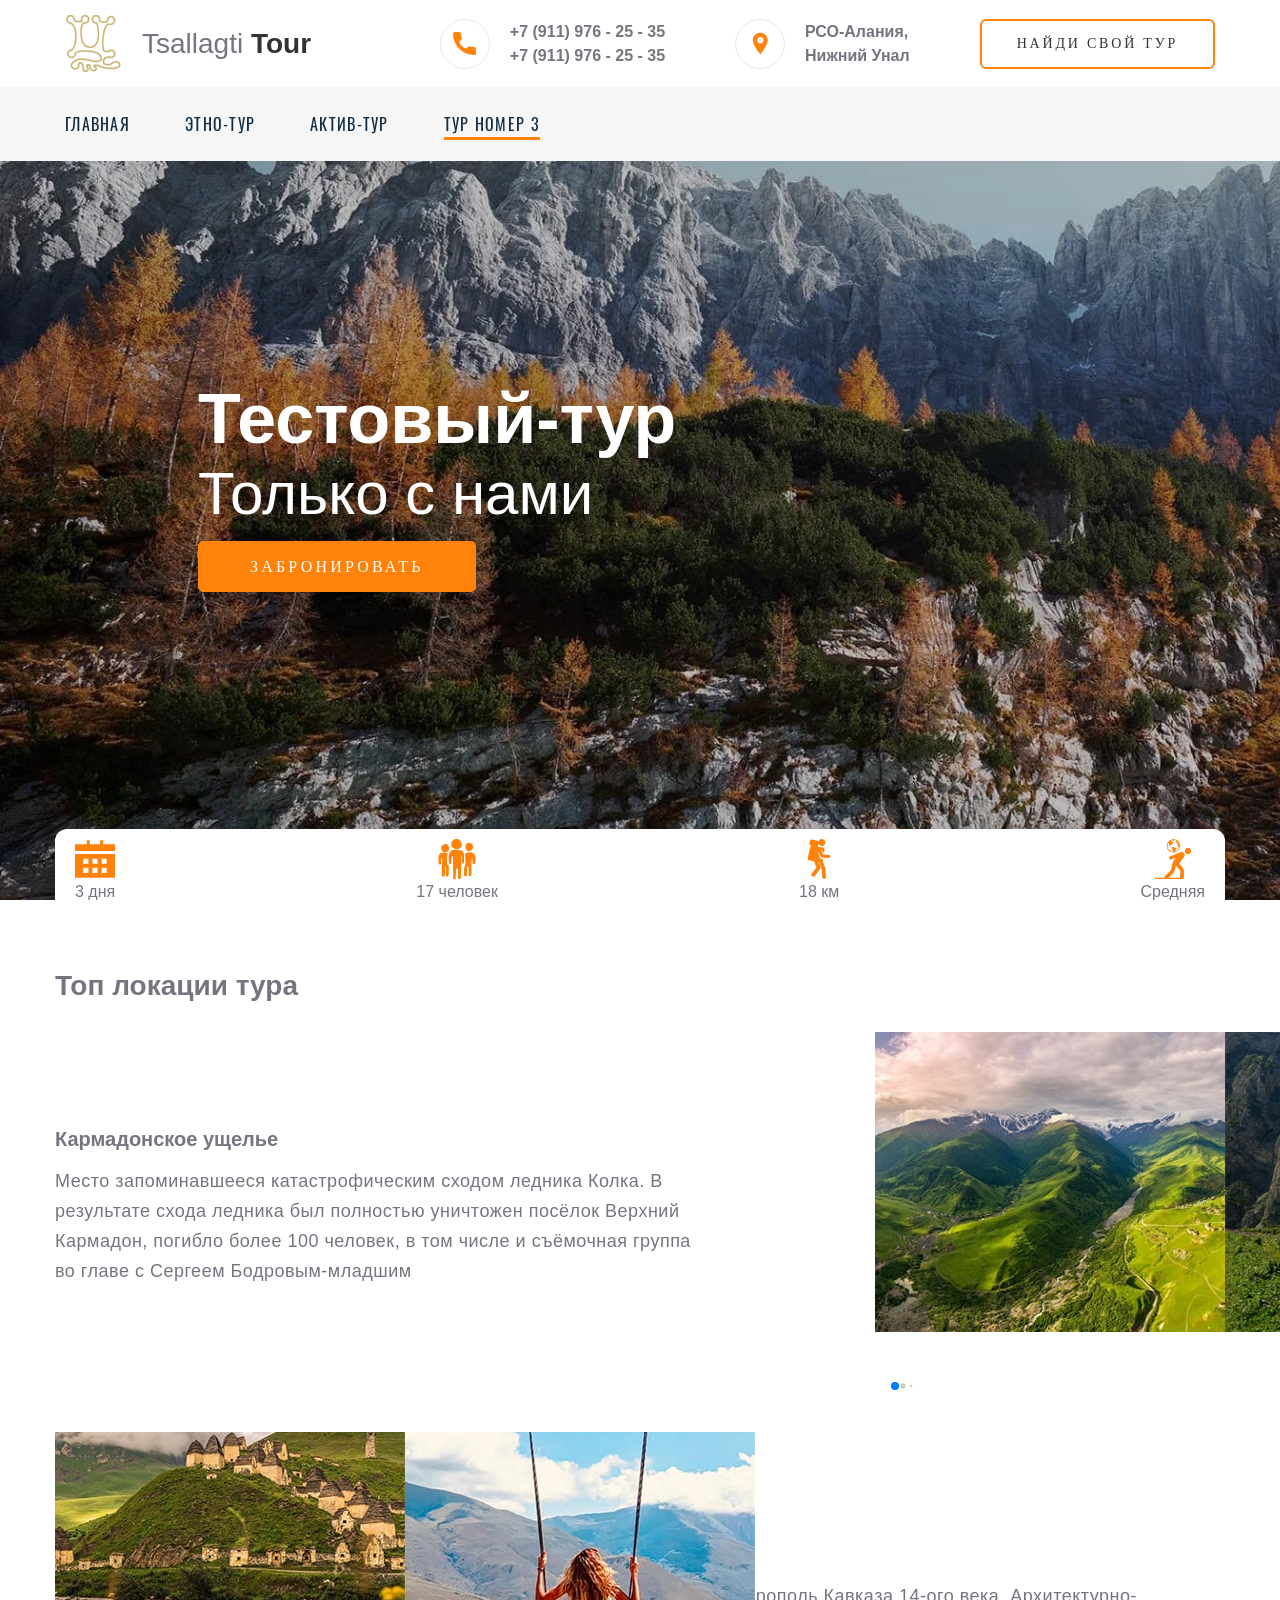
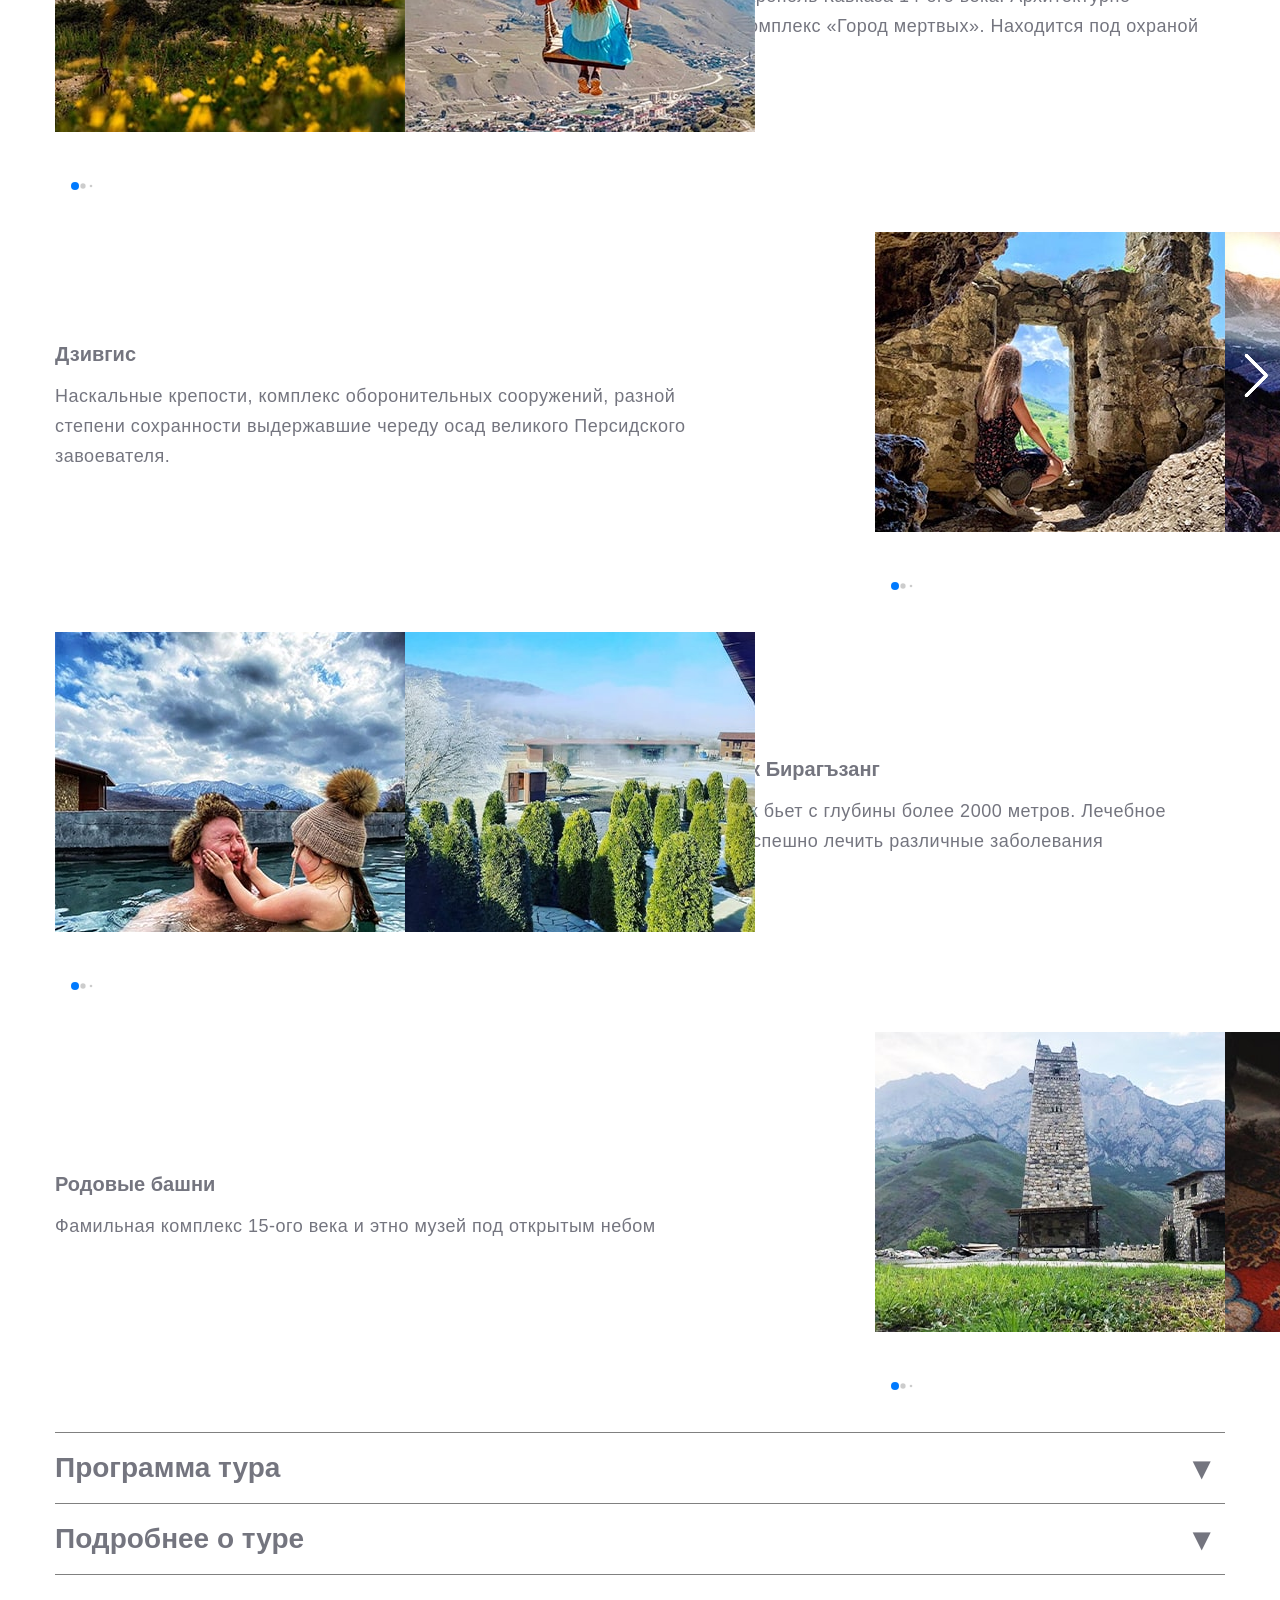
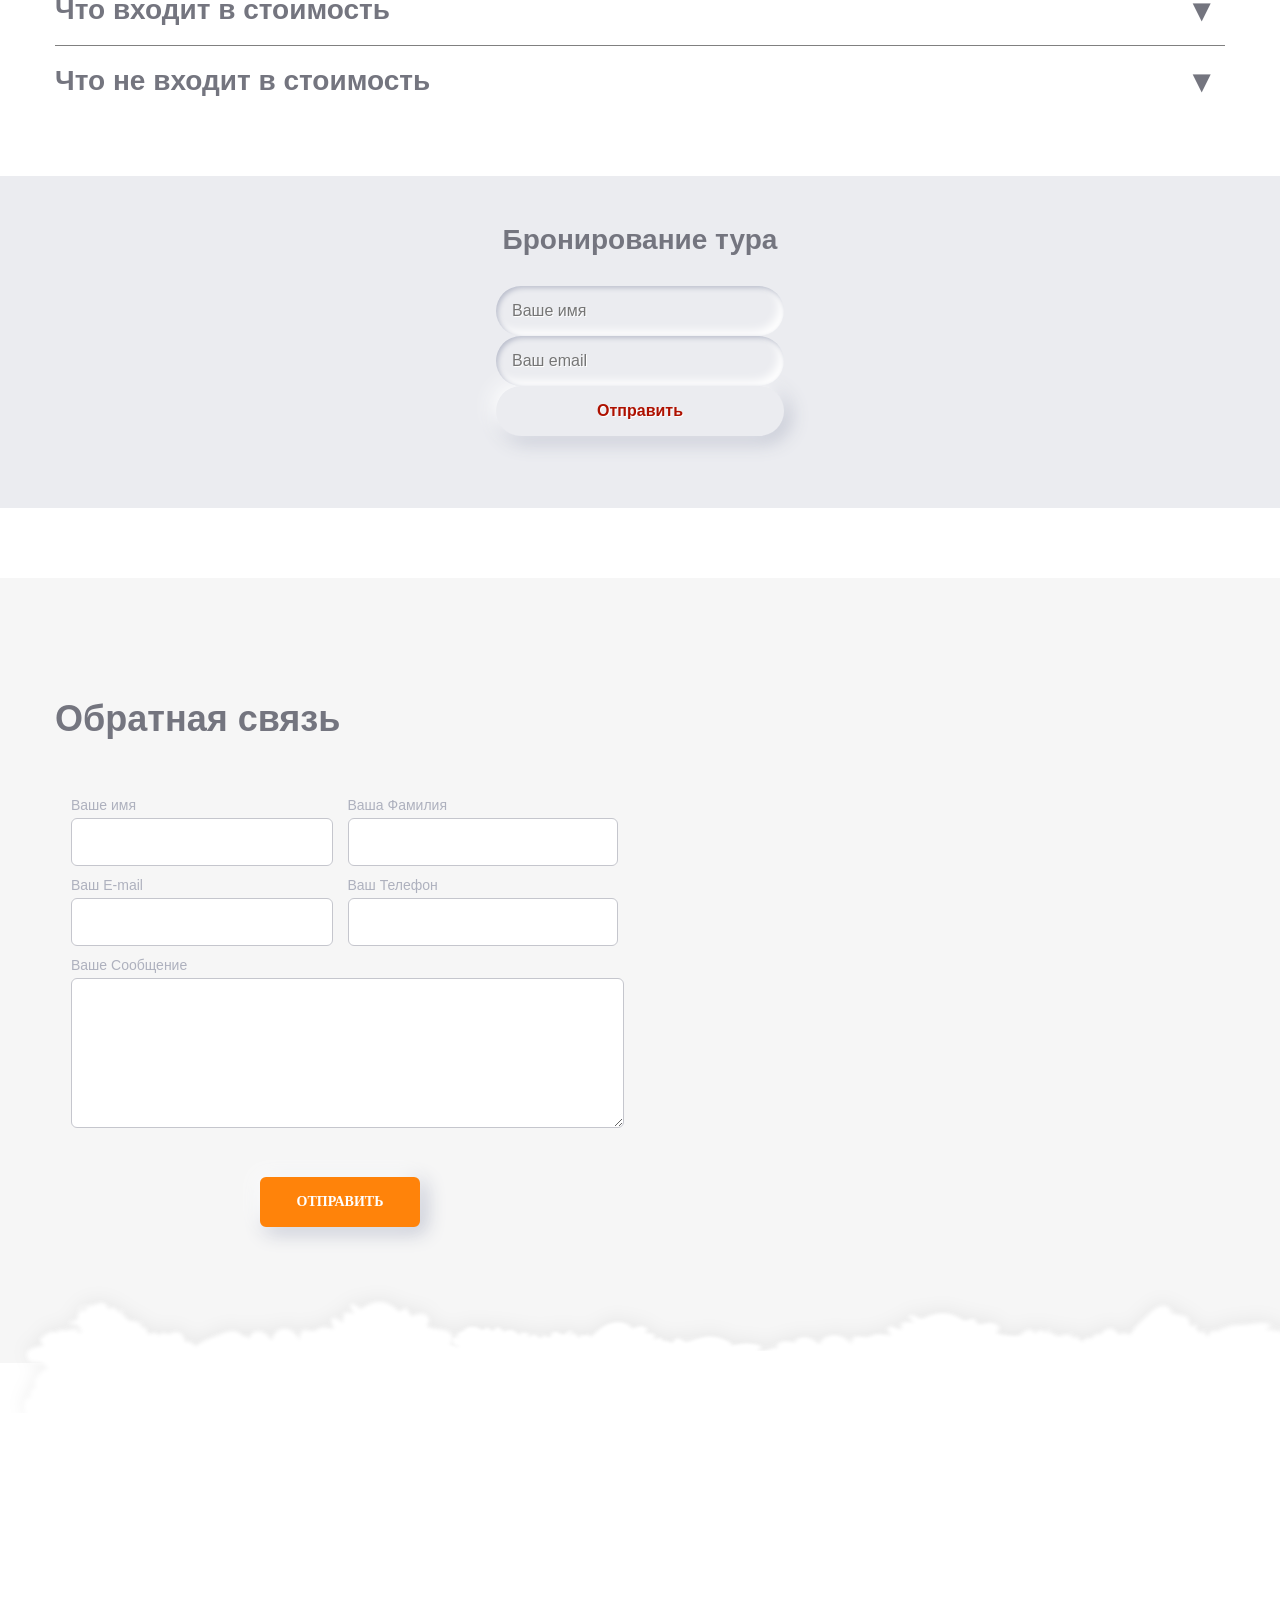
<file: test.html>
<!doctype html>
<html lang="ru">
<head>
    <meta charset="UTF-8">
    <meta name="viewport"
          content="width=device-width, user-scalable=no, initial-scale=1.0, maximum-scale=1.0, minimum-scale=1.0">
    <meta http-equiv="X-UA-Compatible" content="ie=edge">
    <meta name="description" content="Туры в Осетии! Лучшее только с нами!">
    <meta name="keywords"
          content="Туры в Осетию, отдых в Осетии, мертвый город, даргавс, тур Осетия, Кавказ тур, тур в горах, отдых в горах">
    <link rel="stylesheet" href="css/fonts.css">
    <link rel="preload" as="style" href="css/fonts.css">
    <link rel="stylesheet" href="css/swiper-bundle.min.css">
    <link rel="stylesheet" href="css/tour.css">
    <link rel="stylesheet" href="css/style.css">
    <link rel="stylesheet" href="test.css">
    <script src="js/accordion.js" defer></script>
    <title>Актив-Тур</title>
</head>
<body>
<div class="overflow"></div>
<header class="header" id="header">
    <div class="header__desctop">
        <div class="header__aside container">
            <div class="header__left">
                <a href="#" class="header__logo">
                    <img src="img/logo.png" alt="Tsallagti туры логотип">
                    <span class="header-logo__name">Tsallagti <strong>Tour</strong></span>
                </a>
            </div>
            <div class="header__right">
                <div class="header-right__item">
                    <div class="header-phone header__article">
                        <div class="header-phone__left">
                            <a href="tel:+79119762535" class="header-phone__link">
                            <span class="header__icon"><svg version="1.1" id="Capa_1" xmlns="http://www.w3.org/2000/svg" x="0px" y="0px"
                                         viewBox="0 0 384 384" style="enable-background:new 0 0 384 384;"
                                         xml:space="preserve">
<g>
	<g>
		<path d="M353.188,252.052c-23.51,0-46.594-3.677-68.469-10.906c-10.719-3.656-23.896-0.302-30.438,6.417l-43.177,32.594
			c-50.073-26.729-80.917-57.563-107.281-107.26l31.635-42.052c8.219-8.208,11.167-20.198,7.635-31.448
			c-7.26-21.99-10.948-45.063-10.948-68.583C132.146,13.823,118.323,0,101.333,0H30.813C13.823,0,0,13.823,0,30.813
			C0,225.563,158.438,384,353.188,384c16.99,0,30.813-13.823,30.813-30.813v-70.323C384,265.875,370.177,252.052,353.188,252.052z"
        />
	</g>
</g>
<g>
</g>
<g>
</g>
<g>
</g>
<g>
</g>
<g>
</g>
<g>
</g>
<g>
</g>
<g>
</g>
<g>
</g>
<g>
</g>
<g>
</g>
<g>
</g>
<g>
</g>
<g>
</g>
<g>
</g>
</svg></span>
                            </a>
                        </div>
                        <div class="header-phone__right">
                            <a href="tel:+79119762535" class="header-phone__link">+7 (911) 976 - 25 - 35</a>
                            <a href="tel:+79651111111" class="header-phone__link">+7 (911) 976 - 25 - 35</a>
                        </div>
                    </div>
                </div>
                <div class="header-right__item">
                    <div class="header-local header__article">
                        <div class="header-local__let">
                            <a href="#tel" class="header-phone__link">
                        <span class="header__icon">
                                <svg height="682pt" viewBox="-119 -21 682 682.66669" width="682pt"
                                     xmlns="http://www.w3.org/2000/svg"><path
                                        d="m216.210938 0c-122.664063 0-222.460938 99.796875-222.460938 222.460938 0 154.175781 222.679688 417.539062 222.679688 417.539062s222.242187-270.945312 222.242187-417.539062c0-122.664063-99.792969-222.460938-222.460937-222.460938zm67.121093 287.597656c-18.507812 18.503906-42.8125 27.757813-67.121093 27.757813-24.304688 0-48.617188-9.253907-67.117188-27.757813-37.011719-37.007812-37.011719-97.226562 0-134.238281 17.921875-17.929687 41.761719-27.804687 67.117188-27.804687 25.355468 0 49.191406 9.878906 67.121093 27.804687 37.011719 37.011719 37.011719 97.230469 0 134.238281zm0 0"/></svg>
                        </span>
                            </a>
                        </div>
                        <div class="header-local__right">
                            <a href="#tel" class="header-local__link">
                                РСО-Алания, <br> Нижний Унал
                            </a>
                        </div>
                    </div>
                </div>
                <a href="#" class="header__btn btn btn__orange">Найди свой тур</a>
            </div>
        </div>
        <div class="header__menu" id="menu-desctop">
            <div class="container">
                <nav class="header__nav">
                    <ul class="header__list">
                        <li class="header__item"><a href="index.html" class="heder__link">Главная</a></li>
                        <li class="header__item"><a href="tours.html" class="heder__link">Этно-Тур</a></li>
                        <li class="header__item"><a href="active.html"
                                                    class="heder__link">Актив-Тур</a></li>
                        <li class="header__item"><a href="test.html" class="heder__link heder__link-active">Тур номер
                            3</a></li>
                    </ul>
                </nav>
            </div>
        </div>
    </div>
    <nav class="navigation">
        <div id="menuToggle">
            <input type="checkbox" id="check-menu-mobile">
            <span></span>
            <span></span>
            <span></span>
            <ul id="menu">
                <li><a href="index.html">Главная</a></li>
                <li><a href="tours.html">Этно-Тур</a></li>
                <li><a href="active.html">Актив-Тур</a></li>
                <li><a href="#">Тур номер 3</a></li>
            </ul>
        </div>
    </nav>
</header>
<main>
    <section class="hero" id="hero">
        <div class="swiper-container hero__slider">
            <div class="swiper-wrapper">
                <div class="swiper-slide">
                    <picture class="1">
                        <source srcset="img/slide/slide-start-1.jpg" media="(min-width: 769px)">
                        <img src="img/slide/slide_1_mobile-min.jpg" alt="MDN" class="swiper-slide__img">
                    </picture>
                </div>
                <div class="swiper-slide">
                    <picture class="2">
                        <source srcset="img/slide/slide-start-2.jpg" media="(min-width: 769px)">
                        <img src="img/slide/slide_2_mobile-min.jpg" alt="MDN" class="swiper-slide__img">
                    </picture>
                </div>
                <div class="swiper-slide">
                    <picture class="3">
                        <source srcset="img/slide/slide-start-3.jpg" media="(min-width: 769px)">
                        <img src="img/slide/slide_3_mobile-min.jpg" alt="MDN" class="swiper-slide__img">
                    </picture>
                </div>
                <!-- Buttons -->
                <!--            <div class="swiper-button-prev"></div>-->
                <!--            <div class="swiper-button-next"></div>-->
            </div>
        </div>
        <div class="swiper-wrap">
            <div class="swiper-wrap__container">
                <h1 class="swiper-container__title">Тестовый-тур</h1>
                <p class="swiper-container__text">Только с нами</p>
                <a href="#tour__price" class="swuper__btn btn btn__orange">Забронировать</a>
            </div>
        </div>
        <div class="tour-lvl">
            <div class="tour-lvl__container">
                <div class="tour-lvl__item">
                    <div class="tour-lvl__icon">
                        <svg class="tour-lvl__svg" version="1.1" id="Layer_1" xmlns="http://www.w3.org/2000/svg" x="0px"
                             y="0px"
                             viewBox="0 0 395 395" style="enable-background:new 0 0 395 395;" xml:space="preserve">
<g>
	<polygon points="278.333,52.5 278.333,12.5 248.333,12.5 248.333,52.5 146.667,52.5 146.667,12.5 116.667,12.5 116.667,52.5
		0,52.5 0,117.5 395,117.5 395,52.5 	"/>
    <path d="M0,382.5h395v-235H0V382.5z M262.5,195h50v50h-50V195z M262.5,285h50v50h-50V285z M172.5,195h50v50h-50V195z M172.5,285h50
		v50h-50V285z M82.5,195h50v50h-50V195z M82.5,285h50v50h-50V285z"/>
</g>
                            <g>
</g>
                            <g>
</g>
                            <g>
</g>
                            <g>
</g>
                            <g>
</g>
                            <g>
</g>
                            <g>
</g>
                            <g>
</g>
                            <g>
</g>
                            <g>
</g>
                            <g>
</g>
                            <g>
</g>
                            <g>
</g>
                            <g>
</g>
                            <g>
</g>
</svg>
                        <p>3 дня</p>
                    </div>
                </div>
                <div class="tour-lvl__item">
                    <div class="tour-lvl__icon">
                        <svg class="tour-lvl__svg" version="1.1" id="Capa_2" xmlns="http://www.w3.org/2000/svg" x="0px"
                             y="0px"
                             width="189.725px" height="189.725px" viewBox="0 0 189.725 189.725"
                             style="enable-background:new 0 0 189.725 189.725;"
                             xml:space="preserve">
<g>
	<g>
		<path d="M112.703,12.209c-1.405-3.553-3.822-6.638-7.471-8.748c-1.387-0.801-2.783-1.35-4.178-1.695
			C96.97,0.084,92.388-0.42,87.608,0.355c-21.487,3.487-27.597,33.089-8.88,43.769c5.806,3.313,17.978,5.163,24.773,1.866
			c4.167-0.936,7.916-3.299,10.623-7.077C119.761,31.051,117.265,19.955,112.703,12.209z"/>
        <path d="M57.595,41.947c-0.283-3.619-1.864-7.103-4.235-9.897c-0.321-0.733-0.679-1.442-1.092-2.109
			c-4.732-7.653-13.913-7.003-21.186-3.91c-9.08,3.862-12.511,13.844-10.447,22.938c1.921,8.454,9.287,15.215,18.029,15.381
			C50.41,64.573,58.44,52.715,57.595,41.947z"/>
        <path d="M128.755,90.472c-0.108-8.433,0.187-17.614-2.546-25.695c-4.021-11.894-17.353-12.543-27.915-13.038
			c-11.533-0.541-28.531-2.116-36.068,9.037c-9.732,14.398-6.897,37.548-5.605,53.859c0.199,2.518,3.003,3.075,4.338,1.664
			c0.013,0.003,0.026,0.003,0.04,0.006c1.299,1.376,1.977,1.269,4.794,1.404c1.376,0.066,2.197-1.12,2.334-2.334
			c1.275-11.243-2.976-29.565,7.567-36.255c-0.007,0.436-0.008,0.875-0.011,1.313c-0.168,0.254-0.307,0.543-0.386,0.887
			c-0.168,0.724-0.146,1.237-0.076,1.934c0.229,14.167,1.411,28.26,1.143,42.472c-0.376,19.812,1.62,40.222-0.804,59.894
			c-0.04,0.32,0.01,0.596,0.106,0.843c-0.318,0.688-0.051,1.642,0.85,1.979c2.876,1.079,5.459,0.769,8.53,1.238
			c1.729,0.265,3.34-0.693,3.391-2.582c0.266-10.103,1.366-20.236,2.071-30.315c0.295-4.227,0.37-8.585,0.162-12.815
			c-0.081-0.978-0.166-1.955-0.255-2.931c-0.03-0.331-0.053-0.61-0.073-0.86c0.641-0.117,1.247-0.264,1.693-0.312
			c2.351-0.258,4.499-0.147,6.727,0.46c0.448,6.001,1.188,11.962,1.089,18.073c-0.155,9.547-0.941,19.168-0.177,28.701
			c0.129,1.611,1.852,1.951,2.727,1.08c2.382,0.943,5.507,1.676,7.593-0.063c0.077-0.065,0.117-0.145,0.181-0.214
			c1.047,0.49,2.474,0.019,2.534-1.542c1.388-35.634,6.238-72.424,0.304-107.834c1.306,0.382,2.525,0.997,3.59,2.019
			c2.651,2.548,1.997,7.905,1.827,11.175c-0.404,7.855-2.162,17.012,2.275,24.101c0.637,1.018,1.794,1.254,2.766,0.962
			c1.547,0.519,3.358-0.001,3.743-2.058C128.714,106.711,128.861,98.605,128.755,90.472z"/>
        <path d="M171.496,34.543c-1.455-12.344-18.521-22.357-29.055-14.004c-4.249,3.369-6.162,9.061-6.477,14.866
			c-1.185,5.069-0.246,10.612,2.761,14.825c1.705,3.41,4.323,6.254,8.088,7.455c2.654,0.848,5.319,0.444,7.808-0.578
			C164.322,55.575,172.786,45.487,171.496,34.543z"/>
        <path d="M55.579,124.249c-0.059-1.253-0.889-2.78-2.272-2.985c-1.856-0.274-3.548-0.6-5.289-0.764
			c-0.418-7.429-0.63-14.867-0.597-22.309c0.031-6.995-1.039-18.149,3.305-24.135c0.376-0.518,0.536-1.029,0.562-1.515
			c1.003-1.254,0.821-3.447-1.12-3.863c-11.499-2.469-32.588-8.243-39.703,4.832c-6.726,12.359-2.641,29.993-2.452,43.345
			c0.02,1.325,0.916,2.638,2.248,2.952c2.285,0.54,4.374,0.808,6.73,0.843c1.237,0.019,2.746-0.936,2.947-2.243
			c1.276-8.348-1.562-16.85,0.169-25.117c1.26-6.025,2.825-4.196,3.643-0.131c0.646,3.202,0.693,6.562,0.749,9.817
			c0.161,9.46-1.06,19.017-1.46,28.47c-0.596,14.107-0.664,28.231-0.215,42.346c0.044,1.362,0.897,2.558,2.231,2.931
			c3.378,0.944,6.297,1.283,9.748,0.733c1.395-0.222,2.117-1.684,2.228-2.925c1.289-14.536,0.864-29.11,0.772-43.683
			c1.431,0.015,2.846,0.137,4.271,0.368c0.262,14.697-1.341,29.353-0.826,44.055c0.055,1.567,1.373,3.26,3.102,3.1
			c2.718-0.251,6.781-0.326,8.845-2.389c2.446-2.445,2.108-10.288,2.425-13.565C56.835,149.757,56.17,136.921,55.579,124.249z
			 M14.256,114.397c-0.062-0.009-0.123-0.021-0.184-0.03c-0.113-3.922-0.341-7.848-0.524-11.771
			C13.866,106.661,14.414,110.746,14.256,114.397z"/>
        <path d="M178.9,73.948c-5.887-12.958-28.205-13.373-39.209-7.859c-4.544,2.277-6.254,5.522-6.332,10.527
			c-0.182,11.64,1.837,23.386,1.954,35.062c0.098,9.756-5.177,18.336-6.663,27.864c-1.772,11.356-0.535,22.869,0.243,34.247
			c0.097,1.421,1.28,2.018,2.326,1.842c0.034,0.007,0.058,0.029,0.094,0.034c2.499,0.393,5.152,0.841,7.68,0.878
			c1.572,0.023,2.662-1.274,2.755-2.755c0.867-13.839,0.866-27.727,0.886-41.59c2.387-0.108,4.747-0.164,7.156,0.105
			c-0.868,13.843,0.944,27.629,1.096,41.484c0.017,1.444,1.312,3.074,2.896,2.896c1.976-0.222,3.93-0.57,5.916-0.72
			c1.237-0.093,2.539-0.812,2.811-2.14c3.522-17.208,0.388-34.45,0.17-51.795c-0.134-10.773,3.882-22.881,2.021-33.783
			c0.139-0.167,0.242-0.365,0.334-0.581c1.216,2.55,1.767,5.609,2.312,8.306c1.151,5.696,2.347,12.789,1.255,18.596
			c-0.298,1.579,0.413,3.327,2.12,3.734c1.601,0.382,3.427,0.55,4.924,0.039c1.513,1.127,4.052,0.926,4.649-1.441
			C183.74,103.28,184.831,87.002,178.9,73.948z"/>
	</g>
</g>
                            <g>
</g>
                            <g>
</g>
                            <g>
</g>
                            <g>
</g>
                            <g>
</g>
                            <g>
</g>
                            <g>
</g>
                            <g>
</g>
                            <g>
</g>
                            <g>
</g>
                            <g>
</g>
                            <g>
</g>
                            <g>
</g>
                            <g>
</g>
                            <g>
</g>
</svg>
                        <p>17 человек</p>
                    </div>
                </div>
                <div class="tour-lvl__item">
                    <div class="tour-lvl__icon">
                        <svg class="tour-lvl__svg" version="1.1" id="Capa_3" xmlns="http://www.w3.org/2000/svg" x="0px"
                             y="0px"
                             viewBox="0 0 457.862 457.862" style="enable-background:new 0 0 457.862 457.862;"
                             xml:space="preserve">
<path id="XMLID_237_" d="M299.796,330.976c-0.178-1.966-0.621-3.898-1.316-5.745l-25.749-68.372l3.609-23.873l-7.449-0.275
	c-16.839-0.622-28.228-12.729-30.863-20.707l-23.391-70.816l40.018,65.324l0,0v0l0.001,0.002c3.08,5.025,8.59,8.466,14.881,8.698
	c31.29,1.154,53.731,2.035,69.087,2.658c4.97,0.202,9.806-1.633,13.395-5.077c3.589-3.444,5.629-8.204,5.629-13.178
	c0-9.876-7.816-17.981-17.685-18.341l-59.307-2.159l0,0l-36.24-59.156l42.789,41.158l5.008-33.132
	c2.245-14.852-7.975-28.712-22.826-30.957l-47.956-7.249c-2.287-0.346-4.55-0.394-6.751-0.177l8.65-33.851
	c5.243,12.551,16.72,22.141,31.152,24.323c21.985,3.323,42.503-11.805,45.826-33.791c3.324-21.985-11.805-42.502-33.79-45.826
	c-20.386-3.082-39.499,9.706-44.823,29.11c-2.93-4.014-7.221-7.072-12.411-8.398L152.214,6.588
	c-11.864-3.031-23.939,4.128-26.97,15.992l-6.281,24.58c-3.032,11.864,4.128,23.939,15.992,26.97l10.09,2.578
	c-7.911,1.946-14.45,8.191-16.355,16.679l-27.934,124.485c-2.681,11.948,4.831,23.807,16.779,26.488l38.367,8.609
	c5.256,1.179,10.493,0.385,14.941-1.891c0.146,2.184,0.621,4.383,1.462,6.529l27.002,68.866l-53.585,69.861
	c-7.357,9.592-5.546,23.332,4.047,30.69c9.6,7.364,23.339,5.536,30.69-4.047l61.106-79.666c4.668-6.086,5.81-14.171,3.01-21.312
	l-23.029-58.731c-0.416-1.061-0.234-2.264,0.477-3.155c0.711-0.891,1.843-1.335,2.971-1.164c1.142,0.173,2.102,0.949,2.509,2.03
	l28.958,76.896l9.038,100.065c1.087,12.033,11.721,20.918,23.769,19.831c12.04-1.087,20.918-11.729,19.831-23.769L299.796,330.976z"
/>
                            <g>
</g>
                            <g>
</g>
                            <g>
</g>
                            <g>
</g>
                            <g>
</g>
                            <g>
</g>
                            <g>
</g>
                            <g>
</g>
                            <g>
</g>
                            <g>
</g>
                            <g>
</g>
                            <g>
</g>
                            <g>
</g>
                            <g>
</g>
                            <g>
</g>
</svg>
                        <p>18 км</p>
                    </div>
                </div>
                <div class="tour-lvl__item">
                    <div class="tour-lvl__icon">
                        <svg class="tour-lvl__svg" version="1.1" id="Layer_2" xmlns="http://www.w3.org/2000/svg" x="0px"
                             y="0px"
                             viewBox="0 0 231.5 256" style="enable-background:new 0 0 231.5 256;" xml:space="preserve">
<path d="M211.3,56c11.2,0,20.3,9.1,20.3,20.3s-9.1,20.3-20.3,20.3S191,87.4,191,76.2S200.1,56,211.3,56z M183,86.5
	c-5.1-3.8-12.4-5.1-19.6-2.3c-12.3,4.8-51.8,21-67.2,27.4c-5.3,2.2-7.9,8.3-5.7,13.7l0,0c2.2,5.4,8.3,7.9,13.7,5.8l30.3-12.3
	l-14.9,19.9c-1.8,2.5-2.8,4.8-3.4,7.2l-14.4,54.7c-0.1,0.5-0.4,0.9-0.7,1.2l-35.9,34.1c-3.5,3.3-4.5,8.2-3,12.5H0v7.9h173.7
	c6.5,0,11.8-5.3,11.8-11.8v-42.7c0-6.6-2.5-12.9-6.9-17.7l-24.3-26.2l32.7-43.8C193.4,105.2,191.6,92.9,183,86.5z M161.9,201.6v42.7
	c0,1.4,0.2,2.7,0.7,3.9H86.2l31.1-29.5c3.6-3.4,6.1-7.7,7.3-12.4l9.4-35.8l27.3,29.4C161.7,200.3,161.9,200.9,161.9,201.6z"/>
                            <path id="Layer_1_1_" d="M120.8,86.2c23.5-1.4,41.3-21.6,39.8-45.1C159.2,17.5,139-0.3,115.5,1.2C92,2.6,74.2,22.9,75.7,46.3
	C77.1,69.7,97.3,87.6,120.8,86.2z M108.6,34.9c-1.2-2.3,2.2-3.6,3.9-5.3c2.2-2.3,6.9-6.1,6.3-7.5c-0.5-1.5-5.3-5.8-7.9-4.8
	c-0.5,0-3.6,3.4-4.2,3.9c0-1.2-0.2-1.8-0.2-2.9c0-0.8-1.5-1.4-1.4-2c0.1-1.3,3.4-3.8,4.1-4.8c-0.7-0.4-2.8-2-3.4-1.7
	c-1.4,0.8-3.2,1.3-4.7,2c0-0.5-0.1-1.1-0.2-1.4c2.9-1.5,6.1-2.6,9.4-3.4l2.9,1.1l2.2,2.3l2.2,2.1c0,0,1.3,0.5,1.8,0.5
	c0.7-0.1,2.7-2.8,2.7-2.8l-0.9-2.1l-0.1-1.8c5.9,0.5,11.3,2.3,16.2,5.3c-0.8,0.1-1.8,0.2-2.8,0.5c-0.4-0.2-2.7,0.2-2.6,1.2
	c0.1,0.8,4.1,4,5.9,6.9c1.7,2.9,6.6,4.8,7.5,8c0.9,3.8-0.5,8.7,0.1,13.3c0.7,4.5,5.5,9.1,5.5,9.1s2.2,0.7,3.9,0.2
	c-1.3,6.6-4.2,12.7-8.8,17.9c-5.1,5.8-11.5,9.8-18.8,11.5c0.9-2.6,2.6-5.1,4.2-6.5c1.4-1.3,3.2-3.6,3.8-5.3c0.7-1.8,1.5-3.4,2.6-5.1
	c1.3-2.3-4-5.5-5.8-6.1c-3.9-1.4-6.9-3.4-10.2-5.5c-2.5-1.5-10,2-12.8,0.9c-3.8-1.4-5.1-2.6-8.5-4.8c-3.5-2.3-2.5-7.2-2.7-10.8
	c2.6,0,6.2-1.1,8,0.9c0.5,0.7,2.6,3.4,3.8,2.3C111,39,109.1,35.7,108.6,34.9z M87.8,21.6c0.2,1.8,1.2,3.3,1.2,4.6
	c0,5.1-0.4,8.2,2.8,12.2c1.3,1.5,1.7,3.9,2.3,5.9c0.7,1.8,2.8,2.7,4.5,3.8c3.2,2.1,6.2,4.7,9.6,6.5c2.2,1.2,3.5,1.8,3.2,4.5
	c-0.4,2.1-0.4,3.4-1.4,5.3c-0.2,0.7,1.5,4.1,2.1,4.6c1.7,1.4,3.4,2.8,5.2,4.1c2.8,2.1,0,5.1-1.1,8.3c-8.3-0.5-16.2-3.8-22.6-9.4
	c-7.5-6.6-12-15.9-12.6-25.8C80.1,37,82.3,28.6,87.8,21.6z"/>
</svg>
                        <p>Cредняя</p>
                    </div>
                </div>
            </div>
        </div>
    </section>
    <section class="tour" id="tour">
        <div class="container">
            <div class="tour-program">
                <h2 class="tour__title title-vis">Топ локации тура</h2>
                <div class="tour__content ">
                    <div class="tour__item">
                        <div class="tour__name">
                            <h3>Кармадонское ущелье</h3>
                            <p class="tour-name__descr">Место запоминавшееся катастрофическим сходом
                                ледника Колка. В результате схода ледника был полностью уничтожен посёлок Верхний
                                Кармадон, погибло более 100 человек, в том числе и съёмочная группа во главе с Сергеем
                                Бодровым-младшим</p>
                        </div>
                        <div>
                            <div class="swiper-cube">
                                <div class="swiper-wrapper">
                                    <div class="swiper-slide"
                                         style="background-image:url(img/karmadon/karmadon1-min.jpg)"></div>
                                    <div class="swiper-slide"
                                         style="background-image:url(img/karmadon/karmadon2-min.jpg)"></div>
                                    <div class="swiper-slide"
                                         style="background-image:url(img/karmadon/karmadon3-min.jpg)"></div>
                                    <div class="swiper-slide"
                                         style="background-image:url(img/karmadon/karmadon4-min.jpg)"></div>
                                </div>
                                <!-- Add Pagination -->
                                <div class="swiper-pagination"></div>
                                <!-- Buttons -->
                                <div class="swiper-button-prev swiper-button-color"></div>
                                <div class="swiper-button-next swiper-button-color"></div>
                            </div>
                        </div>
                    </div>
                    <div class="tour__item">
                        <div class="tour__name">
                            <h3>Даргавс</h3>
                            <p class="tour-name__descr">
                                Самый крупный некрополь Кавказа 14-ого века. Архитектурно-этнографический
                                комплекс «Город мертвых». Находится под охраной ЮНЕСКО.
                            </p>
                        </div>
                        <div>
                            <div class="swiper-cube">
                                <div class="swiper-wrapper">
                                    <div class="swiper-slide"
                                         style="background-image:url(img/dargavs/dargavs1-min.jpg)"></div>
                                    <div class="swiper-slide"
                                         style="background-image:url(img/dargavs/dargavs2-min.jpg)"></div>
                                    <div class="swiper-slide"
                                         style="background-image:url(img/dargavs/dargavs3-min.jpg)"></div>
                                    <div class="swiper-slide"
                                         style="background-image:url(img/dargavs/dargavs4-min.jpg)"></div>
                                </div>
                                <!-- Add Pagination -->
                                <div class="swiper-pagination"></div>
                                <div class="swiper-button-prev swiper-button-color"></div>
                                <div class="swiper-button-next swiper-button-color"></div>
                            </div>
                        </div>
                    </div>
                    <div class="tour__item">
                        <div class="tour__name">
                            <h3>Дзивгис</h3>
                            <p class="tour-name__descr">Наскальные крепости, комплекс оборонительных сооружений, разной
                                степени сохранности выдержавшие череду осад великого Персидского завоевателя.</p>
                        </div>
                        <div>
                            <div class="swiper-cube">
                                <div class="swiper-wrapper">
                                    <div class="swiper-slide"
                                         style="background-image:url(img/dzivgis/dzivgis1-min.jpg)"></div>
                                    <div class="swiper-slide"
                                         style="background-image:url(img/dzivgis/dzivgis2-min.jpg)"></div>
                                    <div class="swiper-slide"
                                         style="background-image:url(img/dzivgis/dzivgis3-min.jpg)"></div>
                                    <div class="swiper-slide"
                                         style="background-image:url(img/dzivgis/dzivgis4-min.jpg)"></div>
                                </div>
                                <!-- Add Pagination -->
                                <div class="swiper-pagination"></div>
                                <!-- Buttons -->
                                <div class="swiper-button-prev swiper-button-color"></div>
                                <div class="swiper-button-next swiper-button-color"></div>
                            </div>
                        </div>
                    </div>
                    <div class="tour__item">
                        <div class="tour__name">
                            <h3>Горячий источник Бирагъзанг</h3>
                            <p class="tour-name__descr">Термальный родник бьет с глубины более 2000 метров. Лечебное
                                купание помогает успешно
                                лечить различные заболевания</p>
                        </div>
                        <div>
                            <div class="swiper-cube">
                                <div class="swiper-wrapper">
                                    <div class="swiper-slide"
                                         style="background-image:url(img/biragzang/biragzang1-min.jpg)"></div>
                                    <div class="swiper-slide"
                                         style="background-image:url(img/biragzang/biragzang2-min.jpg)"></div>
                                    <div class="swiper-slide"
                                         style="background-image:url(img/biragzang/biragzang3-min.jpg)"></div>
                                    <div class="swiper-slide"
                                         style="background-image:url(img/biragzang/biragzang4-min.jpg)"></div>
                                </div>
                                <!-- Add Pagination -->
                                <div class="swiper-pagination"></div>
                                <!-- Buttons -->
                                <div class="swiper-button-prev swiper-button-color"></div>
                                <div class="swiper-button-next swiper-button-color"></div>
                            </div>
                        </div>
                    </div>
                    <div class="tour__item">
                        <div class="tour__name">
                            <h3>Родовые башни</h3>
                            <p class="tour-name__descr">Фамильная комплекс 15-ого века и этно музей под
                                открытым небом</p>
                        </div>
                        <div>
                            <div class="swiper-cube">
                                <div class="swiper-wrapper">
                                    <div class="swiper-slide"
                                         style="background-image:url(img/towers/tower1-min.jpg)"></div>
                                    <div class="swiper-slide"
                                         style="background-image:url(img/towers/tower2-min.jpg)"></div>
                                    <div class="swiper-slide"
                                         style="background-image:url(img/towers/tower3-min.jpg)"></div>
                                    <div class="swiper-slide"
                                         style="background-image:url(img/towers/tower4-min.jpg)"></div>
                                </div>
                                <!-- Add Pagination -->
                                <div class="swiper-pagination"></div>
                                <!-- Buttons -->
                                <div class="swiper-button-prev swiper-button-color"></div>
                                <div class="swiper-button-next swiper-button-color"></div>
                            </div>
                        </div>
                    </div>
                </div>
            </div>
        </div>
    </section>
    <section class="tour-program">
        <div class="container">
            <div class="accordion__item">
                <div class="accordion__item-header">
                    <h2 class="tour-accordion__title tour__title">
                        Программа тура
                    </h2>
                </div>
                <div class="accordion__item-body">
                    <div class="accordion__item-body-content">
                        <h3 class="tour-program__day">1-й день</h3>
                        <ul class="tour-program__list">
                            <li class="tour-program__item">11:00-12:10 (аэропорт Беслан,ж/д и авто вокзалы
                                Владикавказ)
                            </li>
                            <li class="tour-program__item">13:00 Памятник жертвам от схода ледника Колка</li>
                            <li class="tour-program__item">13:20 Кармадонское ущелье</li>
                            <li class="tour-program__item">14:30 Самый крупный некрополь  Кавказа</li>
                            <li class="tour-program__item">15:30 Обед (входит в стоимость)</li>
                            <li class="tour-program__item">17:00 Смотровая площадка Качеля</li>
                            <li class="tour-program__item">17:30 Башня Курта и Тага</li>
                            <li class="tour-program__item">18:00 Дзивгиская наскальная крепость</li>
                            <li class="tour-program__item">19:00 Бирагъзанг-горячий исочник(купание по желанию)не входит
                                в
                                стоимость
                            </li>
                            <li class="tour-program__item">19:50 Выезд во Владикавказ</li>
                            <li class="tour-program__item">20:40 Заселение в отель</li>
                        </ul>
                        <h3 class="tour-program__day">2-й день</h3>
                        <ul class="tour-program__list">
                            <li class="tour-program__item">8:00 Завтрак</li>
                            <li class="tour-program__item">9:00 Выезд</li>
                            <li class="tour-program__item">10:00 Монумент Уастырджи</li>
                            <li class="tour-program__item">10:30 Родовая башня/этно-музей</li>
                            <li class="tour-program__item">11:30 Мастер класс по приготовлению осетинских пирогов</li>
                            <li class="tour-program__item">12:30 Обед под открытым небом</li>
                            <li class="tour-program__item">15:00 Экскурсия по Владикавказу</li>
                            <li class="tour-program__item">17:30 Выезд в аэропорт Владикавказа(Беслан)</li>
                            <li class="tour-program__item">18:30 Приезд в Ааэропорт</li>
                        </ul>
                    </div>
                </div>
            </div>
        </div>
    </section>
    <section class="tour-about" id="tour-about">
        <div class="container">
            <div class="accordion__item">
                <div class="accordion__item-header">
                    <h2 class="tour-accordion__title tour__title">
                        Подробнее о туре
                    </h2>
                </div>
                <div class="accordion__item-body">
                    <div class="accordion__item-body-content">
                        <p>
                            В этом путешествии нас ждут топовые локации Осетии. Мы объединили те места, которые больше
                            всего
                            приводят
                            в восторг наших путешественников. А именно: Кармадонское ущелье, Даргавский некрополь,
                            Фамиильные
                            башни. Но это еще не все! <br>
                            Мы начинаем свой путь из города Владикавказ, столицы Северной Осетии.
                            В первый день мы посетим Кармадонское ущелье, Даргавс, Дзивгиская наскальная крепост
                            Во второй день нас ждет Монумент Уастырджи, Родовая башня/этно-музей, Экскурсия по
                            Владикавказу
                            Питание в туре предстоит национальной кухней, вы узнаете множество интересных новых блюд:
                            осетинские
                            пироги,
                            хинкал
                            и др. <br>
                            В туре вас сопровождает тревел-эксперт, а так же фотограф, который сделает красивые кадры на
                            память
                            о путешествии!
                        </p>
                    </div>
                </div>
            </div>
        </div>
    </section>
    <section class="tour__include" id="tour__include">
        <div class="container">
            <div class="accordion__item">
                <div class="accordion__item-header">
                    <h2 class="tour-accordion__title tour__title">
                        Что входит в стоимость
                    </h2>
                </div>
                <div class="accordion__item-body">
                    <div class="accordion__item-body-content">
                        <ul class="tour__include__list">
                            <li class="tour__include__item">
                                <div class="tour__include-item__img"
                                     style="background-image:url(img/price/service_4.jpg)"></div>
                                <div class="tour__include-item__descr">
                                    Трансфер и перемещение по всему маршруту
                                </div>
                            </li>
                            <li class="tour__include__item">
                                <div class="tour__include-item__img"
                                     style="background-image:url(img/price/service_3.jpg)"></div>
                                <div class="tour__include-item__descr">
                                    Размещение в отеле
                                </div>
                            </li>
                            <li class="tour__include__item">
                                <div class="tour__include-item__img"
                                     style="background-image:url(img/price/service_2.jpg)"></div>
                                <div class="tour__include-item__descr">
                                    Комплексное питание в туре
                                </div>
                            </li>
                            <li class="tour__include__item">
                                <div class="tour__include-item__img"
                                     style="background-image:url(img/price/service_1.jpg)"></div>
                                <div class="tour__include-item__descr">
                                    Сопровождение гидом по всему маршруту
                                </div>
                            </li>
                            <li class="tour__include__item">
                                <div class="tour__include-item__img"
                                     style="background-image:url(img/price/service_5.jpg)"></div>
                                <div class="tour__include-item__descr">
                                    Мастер класс по приготовлению осетинских пирогов
                                </div>
                            </li>
                            <li class="tour__include__item">
                                <div class="tour__include-item__img"
                                     style="background-image:url(img/price/service_6.jpg)"></div>
                                <div class="tour__include-item__descr">
                                    Входы в музеи
                                </div>
                            </li>
                        </ul>
                    </div>
                </div>
            </div>
        </div>
    </section>
    <section class="tour__notinclude" id="tour__notinclude">
        <div class="container">
            <div class="accordion__item">
                <div class="accordion__item-header">
                    <h2 class="tour-accordion__title tour__title">Что не входит в стоимость</h2>
                </div>
                <div class="accordion__item-body">
                    <div class="accordion__item-body-content">
                        <ul class="tour__include__list">
                            <li class="tour__include__item">
                                <div class="tour__include-item__icon">
                                </div>
                                <div class="tour__include-item__descr">
                                    Дорога из вашего города до точки сбора группы
                                </div>
                            </li>
                            <li class="tour__include__item">
                                <div class="tour__include-item__icon">
                                </div>
                                <div class="tour__include-item__descr">
                                    Ужин во Владикавказе
                                </div>
                            </li>
                            <li class="tour__include__item">
                                <div class="tour__include-item__icon">
                                </div>
                                <div class="tour__include-item__descr">
                                    Сувениры и различные личные траты
                                </div>
                            </li>
                            <li class="tour__include__item">
                                <div class="tour__include-item__icon">
                                </div>
                                <div class="tour__include-item__descr">
                                    Горячие источники 200р
                                </div>
                            </li>
                        </ul>
                    </div>
                </div>
            </div>
        </div>
    </section>
    <section class="tour__price" id="tour__price">
        <div class="container">
            <form id="form">
                <div class="segment-title">
                    <h2 class="tour__title title-vis">Бронирование тура</h2>
                </div>
                    <input type="text" name="name" class="tour__price-input _req" placeholder="Ваше имя" maxlength="50">
                    <input type="text" name="email" class="tour__price-input _req" placeholder="Ваш email" maxlength="50">
                <button class="tour__btn red" type="submit">Отправить</button>
            </form>
        </div>
    </section>
    <section class="contacts" id="contacts">
        <div class="contacts__container container">
            <div class="contacts__left">
                <div class="contacts__left-wrap">
                    <div class="contacts__left-content">
                        <h2 class="contacts__title title">
                            Обратная связь
                        </h2>
                        <form action="https://jsonplaceholder.typicode.com/posts" method="post" class="contacts-form">
                            <div class="contacts-form__block">
                                <label for="contacts-form__name" class="contscts__label">Ваше имя</label>
                                <input type="text" name="name" class="contacts-form__name contacts__input"
                                       id="contacts-form__name" required>
                            </div>
                            <div class="contacts-form__block">
                                <label for="contacts-form__last-name" class="contscts__label">Ваша Фамилия</label>
                                <input type="text" class="contacts-form__last-name contacts__input"
                                       id="contacts-form__last-name">
                            </div>
                            <div class="contacts-form__block">
                                <label for="contacts-form__email" class="contscts__label">Ваш E-mail</label>
                                <input type="email" class="contacts-form__email contacts__input"
                                       id="contacts-form__email" required>
                            </div>
                            <div class="contacts-form__block">
                                <label for="contacts-form__number" class="contscts__label">Ваш Телефон</label>
                                <input type="tel" class="contacts-form__number contacts__input"
                                       id="contacts-form__number" required>
                            </div>
                            <div class="contacts-label__block ">
                                <label for="contacts-message" class="contscts__label">Ваше Сообщение</label>
                                <textarea name="contacts-message" class="contacts-message"
                                          id="contacts-message"></textarea>
                            </div>
                            <div class="contscts-btn__block">
                                <button class="contscts-btn btn btn__orange">Отправить</button>
                            </div>
                        </form>
                    </div>
                </div>
            </div>
            <div class="contacts__right" id="location-map">
                <iframe src="https://www.google.com/maps/embed?pb=!1m18!1m12!1m3!1d11698.801496681723!2d44.14092934200892!3d42.85805944590716!2m3!1f0!2f0!3f0!3m2!1i1024!2i768!4f13.1!3m3!1m2!1s0x405aebdcbb65d2eb%3A0x51a809025e875106!2z0J3QuNC2LiDQo9C90LDQuywg0KDQtdGB0L8uINCh0LXQstC10YDQvdCw0Y8g0J7RgdC10YLQuNGPLdCQ0LvQsNC90LjRjywg0KDQvtGB0YHQuNGPLCAzNjMyMTQ!5e0!3m2!1sru!2str!4v1618099544535!5m2!1sru!2str"
                        width="600" height="450" style="border:0;" allowfullscreen="" loading="lazy"></iframe>
            </div>
        </div>
    </section>
    <section class="phone-number">
        <div class=".phone-number__container container">

        </div>
    </section>
</main>

<script src="js/form-message.js"></script>
<script src="https://unpkg.com/swiper/swiper-bundle.min.js"></script>
<script src="js/script.js"></script>
<script src="js/menu-hidden.js"></script>
<script src="js/form-send.js"></script>
</body>
</html>
</file>
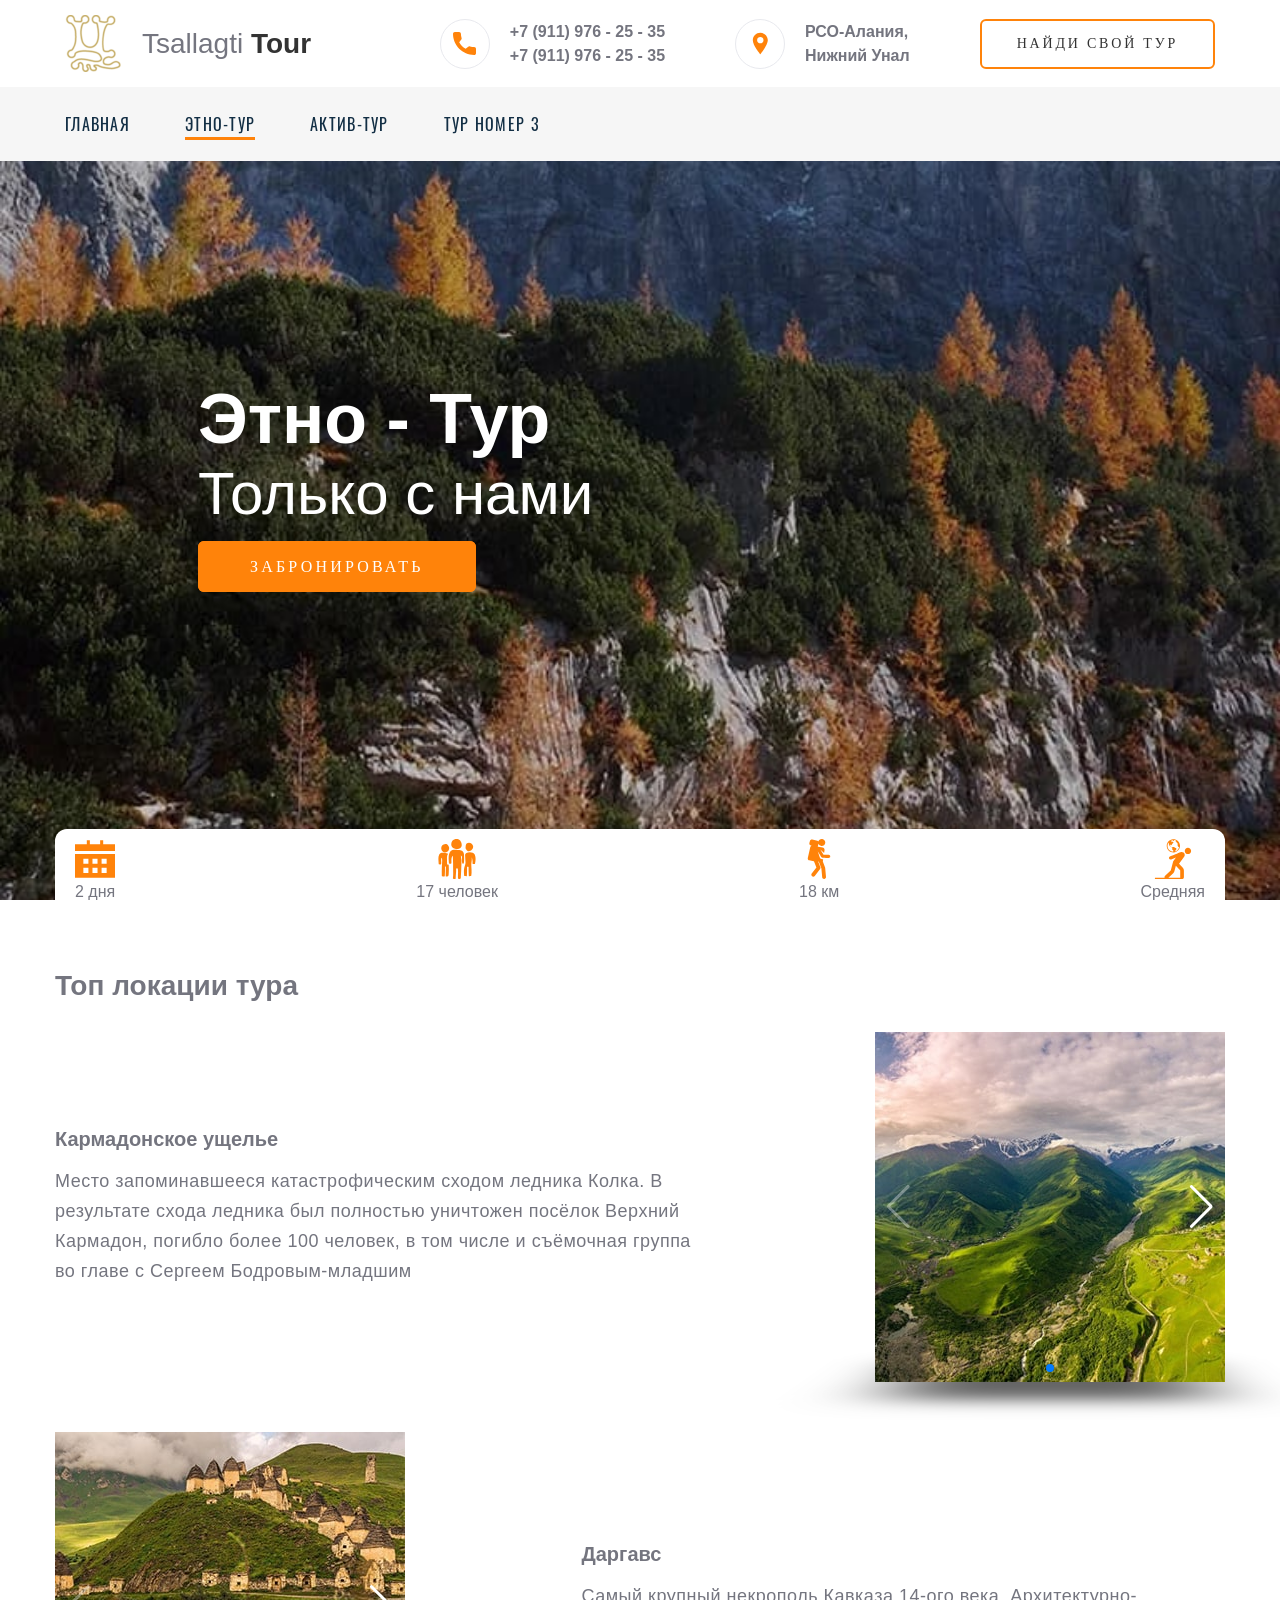
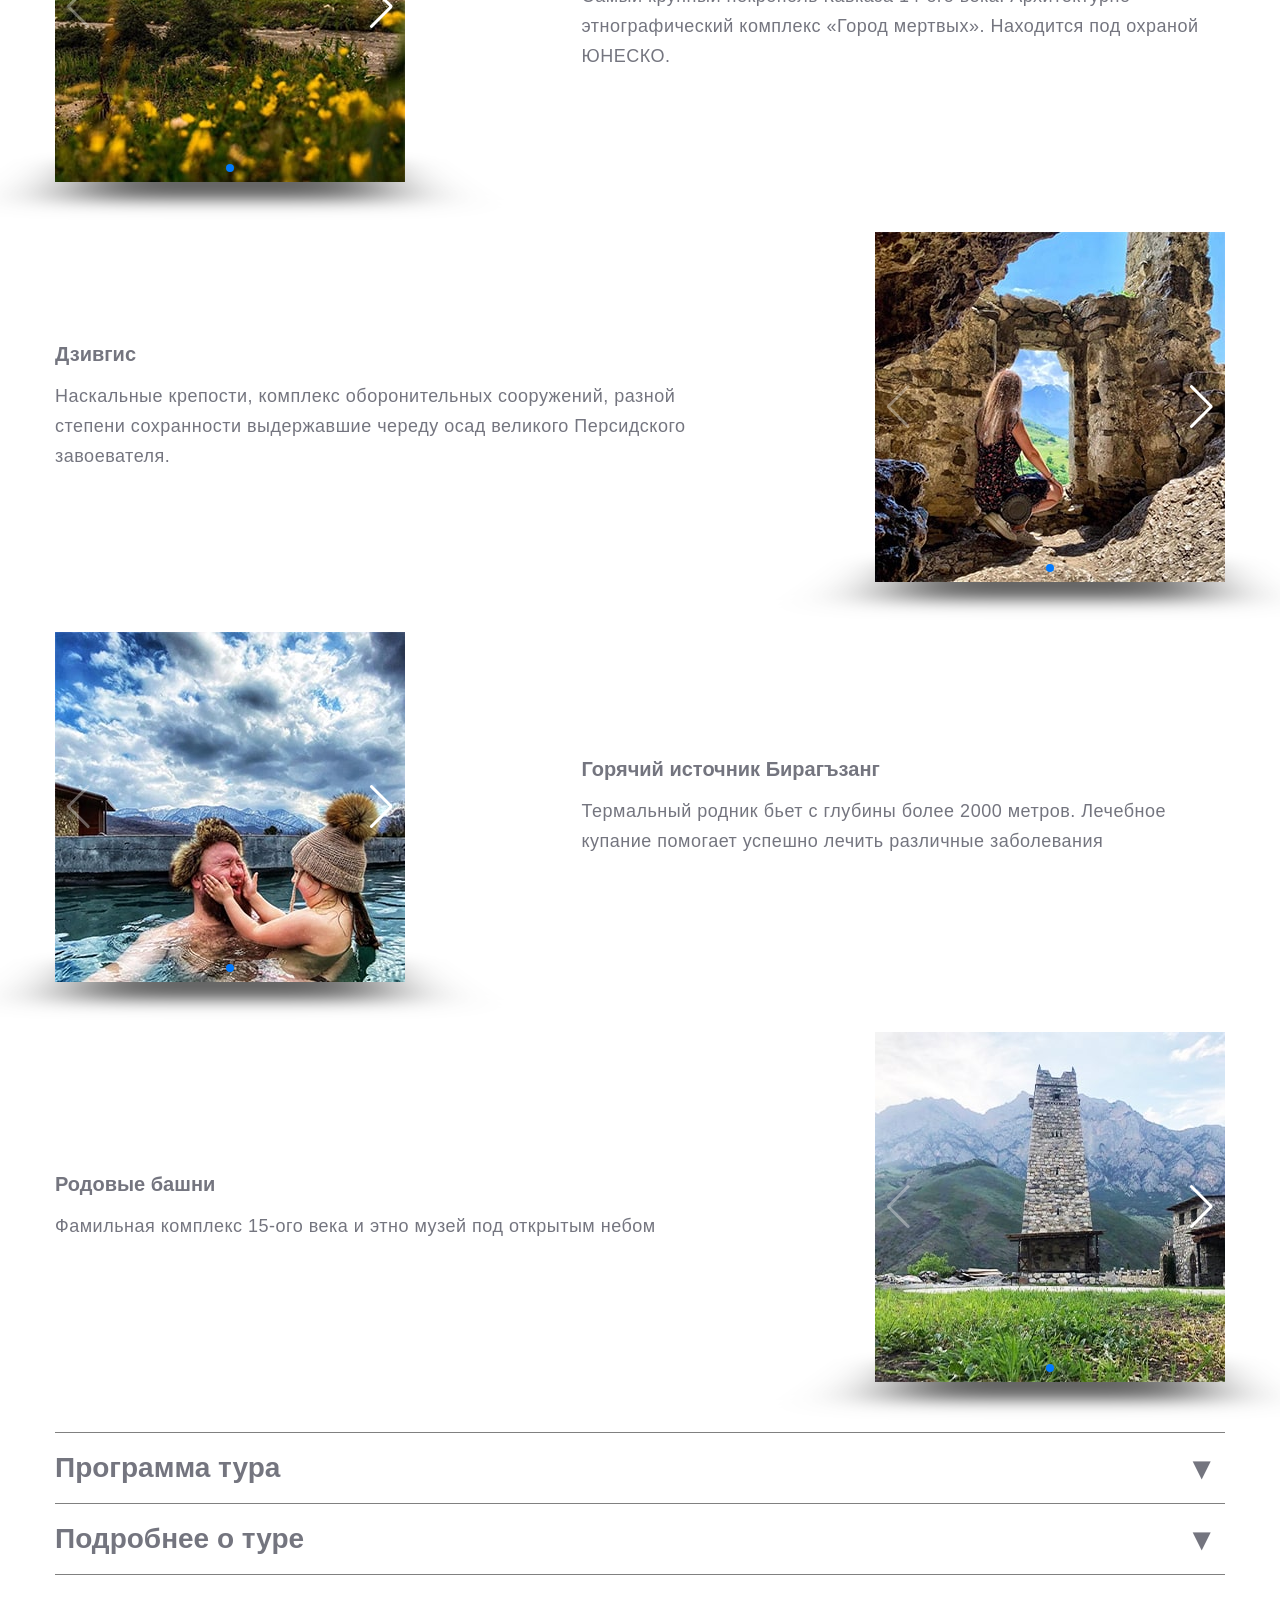
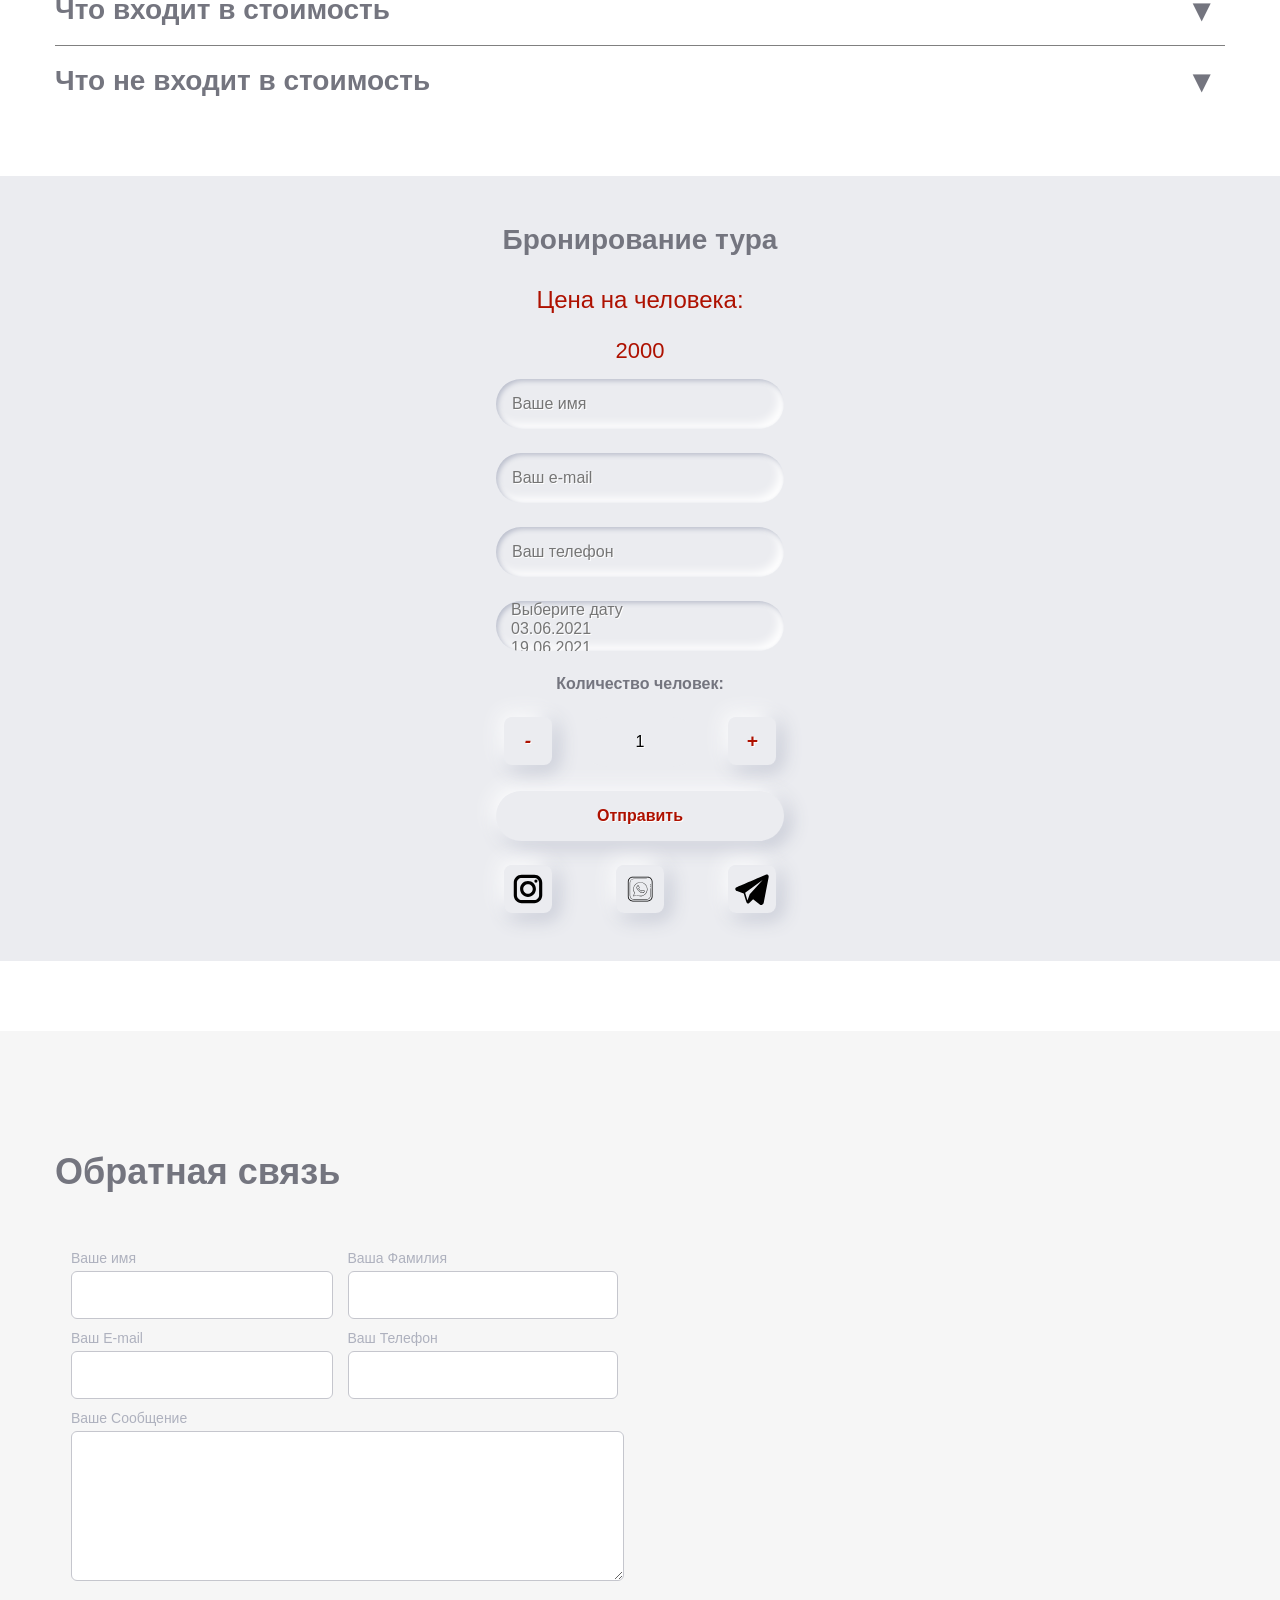
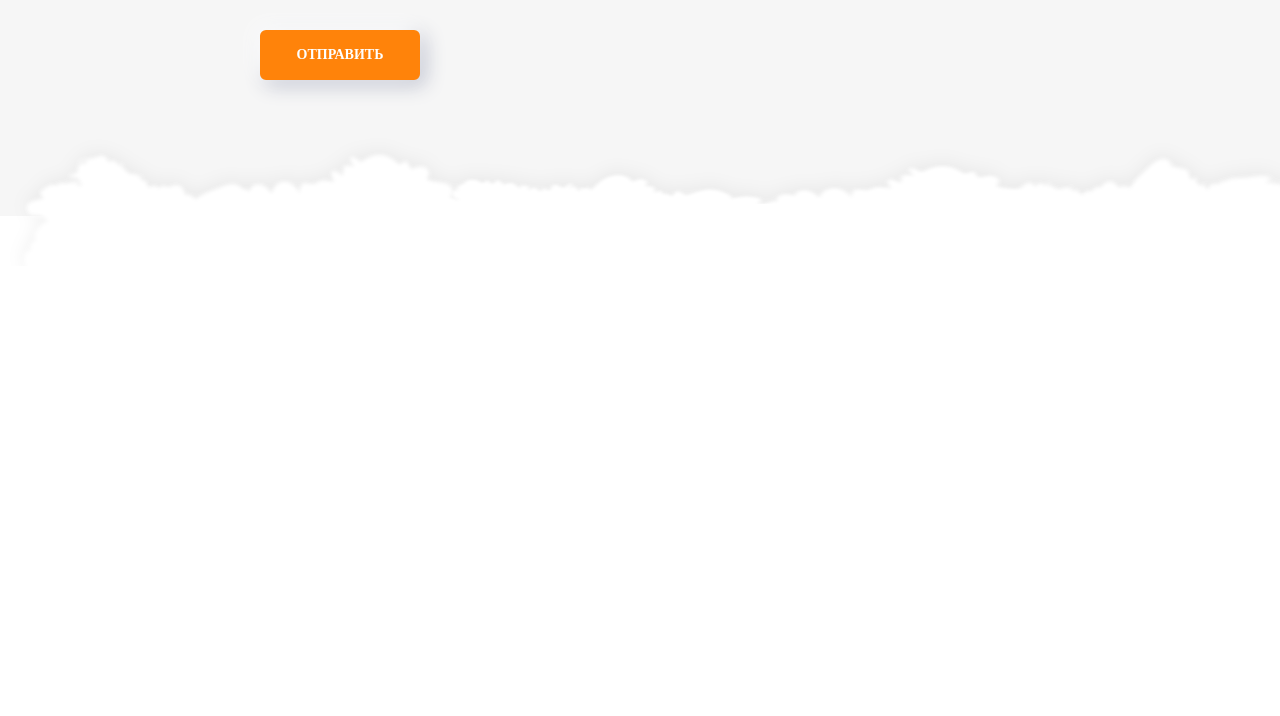
<file: tours.html>
<!doctype html>
<html lang="ru">
<head>
    <meta charset="UTF-8">
    <meta name="viewport"
          content="width=device-width, user-scalable=no, initial-scale=1.0, maximum-scale=1.0, minimum-scale=1.0">
    <meta http-equiv="X-UA-Compatible" content="ie=edge">
    <meta name="description" content="Туры в Осетии! Лучшее только с нами!">
    <meta name="keywords"
          content="Туры в Осетию, отдых в Осетии, мертвый город, даргавс, тур Осетия, Кавказ тур, тур в горах, отдых в горах">
    <link rel="stylesheet" href="css/fonts.css">
    <script src="js/accordion.js" defer></script>
    <link rel="preload" as="style" href="css/fonts.css">
    <link rel="stylesheet" href="css/swiper-bundle.min.css">
    <link rel="stylesheet" href="css/tour.css">
    <link rel="stylesheet" href="test.css">
    <link rel="stylesheet" href="css/style.css">
    <title>Этно-Тур</title>
</head>
<body>
<div class="overflow"></div>
<header class="header" id="header">
    <div class="header__desctop">
        <div class="header__aside container">
            <div class="header__left">
                <a href="#" class="header__logo">
                    <img src="img/logo.png" alt="Tsallagti туры логотип">
                    <span class="header-logo__name">Tsallagti <strong>Tour</strong></span>
                </a>
            </div>
            <div class="header__right">
                <div class="header-right__item">
                    <div class="header-phone header__article">
                        <div class="header-phone__left">
                            <a href="tel:+79119762535" class="header-phone__link">
                            <span class="header__icon"><svg version="1.1" id="Capa_1" xmlns="http://www.w3.org/2000/svg" x="0px" y="0px"
                                         viewBox="0 0 384 384" style="enable-background:new 0 0 384 384;"
                                         xml:space="preserve">
<g>
	<g>
		<path d="M353.188,252.052c-23.51,0-46.594-3.677-68.469-10.906c-10.719-3.656-23.896-0.302-30.438,6.417l-43.177,32.594
			c-50.073-26.729-80.917-57.563-107.281-107.26l31.635-42.052c8.219-8.208,11.167-20.198,7.635-31.448
			c-7.26-21.99-10.948-45.063-10.948-68.583C132.146,13.823,118.323,0,101.333,0H30.813C13.823,0,0,13.823,0,30.813
			C0,225.563,158.438,384,353.188,384c16.99,0,30.813-13.823,30.813-30.813v-70.323C384,265.875,370.177,252.052,353.188,252.052z"
        />
	</g>
</g>
<g>
</g>
<g>
</g>
<g>
</g>
<g>
</g>
<g>
</g>
<g>
</g>
<g>
</g>
<g>
</g>
<g>
</g>
<g>
</g>
<g>
</g>
<g>
</g>
<g>
</g>
<g>
</g>
<g>
</g>
</svg></span>
                            </a>
                        </div>
                        <div class="header-phone__right">
                            <a href="tel:+79119762535" class="header-phone__link">+7 (911) 976 - 25 - 35</a>
                            <a href="tel:+79651111111" class="header-phone__link">+7 (911) 976 - 25 - 35</a>
                        </div>
                    </div>
                </div>
                <div class="header-right__item">
                    <div class="header-local header__article">
                        <div class="header-local__let">
                            <a href="tel:+79119762535" class="header-phone__link">
                        <span class="header__icon">
                                <svg height="682pt" viewBox="-119 -21 682 682.66669" width="682pt"
                                     xmlns="http://www.w3.org/2000/svg"><path
                                        d="m216.210938 0c-122.664063 0-222.460938 99.796875-222.460938 222.460938 0 154.175781 222.679688 417.539062 222.679688 417.539062s222.242187-270.945312 222.242187-417.539062c0-122.664063-99.792969-222.460938-222.460937-222.460938zm67.121093 287.597656c-18.507812 18.503906-42.8125 27.757813-67.121093 27.757813-24.304688 0-48.617188-9.253907-67.117188-27.757813-37.011719-37.007812-37.011719-97.226562 0-134.238281 17.921875-17.929687 41.761719-27.804687 67.117188-27.804687 25.355468 0 49.191406 9.878906 67.121093 27.804687 37.011719 37.011719 37.011719 97.230469 0 134.238281zm0 0"/></svg>
                        </span>
                            </a>
                        </div>
                        <div class="header-local__right">
                            <a href="#location-map" class="header-local__link">
                                <p>РСО-Алания,</p>
                                <p>Нижний Унал</p>
                            </a>
                        </div>
                    </div>
                </div>
                <a href="#" class="header__btn btn btn__orange">Найди свой тур</a>
            </div>
        </div>
        <div class="header__menu" id="menu-desctop">
            <div class="container">
                <nav class="header__nav">
                    <ul class="header__list">
                        <li class="header__item"><a href="index.html" class="heder__link">Главная</a></li>
                        <li class="header__item"><a href="tours.html"
                                                    class="heder__link heder__link-active">Этно-Тур</a></li>
                        <li class="header__item"><a href="active.html" class="heder__link">Актив-Тур</a></li>
                        <li class="header__item"><a href="test.html" class="heder__link">Тур номер 3</a></li>
                    </ul>
                </nav>
            </div>
        </div>
    </div>
    <nav class="navigation">
        <div id="menuToggle">
            <input type="checkbox" id="check-menu-mobile">
            <span></span>
            <span></span>
            <span></span>
            <ul id="menu">
                <li><a href="index.html">Главная</a></li>
                <li><a href="tours.html">Этно-Тур</a></li>
                <li><a href="active.html">Актив-Тур</a></li>
                <li><a href="test.html">Тур номер 3</a></li>
            </ul>
        </div>
    </nav>
</header>
<main>
    <section class="hero" id="hero">
        <div class="swiper-container hero__slider">
            <div class="swiper-wrapper">
                <div class="swiper-slide">
                    <picture class="1">
                        <source srcset="img/slide/slide-start-1.jpg" media="(min-width: 769px)">
                        <img src="img/slide/slide_1_mobile-min.jpg" alt="MDN" class="swiper-slide__img">
                    </picture>
                </div>
                <div class="swiper-slide">
                    <picture class="2">
                        <source srcset="img/slide/slide-start-2.jpg" media="(min-width: 769px)">
                        <img src="img/slide/slide_2_mobile-min.jpg" alt="MDN" class="swiper-slide__img">
                    </picture>
                </div>
                <div class="swiper-slide">
                    <picture class="3">
                        <source srcset="img/slide/slide-start-3.jpg" media="(min-width: 769px)">
                        <img src="img/slide/slide_3_mobile-min.jpg" alt="MDN" class="swiper-slide__img">
                    </picture>
                </div>
                <!-- Buttons -->
                <!--            <div class="swiper-button-prev"></div>-->
                <!--            <div class="swiper-button-next"></div>-->
            </div>
        </div>
        <div class="swiper-wrap">
            <div class="swiper-wrap__container">
                <h1 class="swiper-container__title">Этно - Тур</h1>
                <p class="swiper-container__text">Только с нами</p>
                <a href="#tour__price" class="swuper__btn btn btn__orange">Забронировать</a>
            </div>
        </div>
        <div class="tour-lvl">
            <div class="tour-lvl__container">
                <div class="tour-lvl__item">
                    <div class="tour-lvl__icon">
                        <svg class="tour-lvl__svg" version="1.1" id="Layer_1" xmlns="http://www.w3.org/2000/svg" x="0px"
                             y="0px"
                             viewBox="0 0 395 395" style="enable-background:new 0 0 395 395;" xml:space="preserve">
<g>
	<polygon points="278.333,52.5 278.333,12.5 248.333,12.5 248.333,52.5 146.667,52.5 146.667,12.5 116.667,12.5 116.667,52.5
		0,52.5 0,117.5 395,117.5 395,52.5 	"/>
    <path d="M0,382.5h395v-235H0V382.5z M262.5,195h50v50h-50V195z M262.5,285h50v50h-50V285z M172.5,195h50v50h-50V195z M172.5,285h50
		v50h-50V285z M82.5,195h50v50h-50V195z M82.5,285h50v50h-50V285z"/>
</g>
                            <g>
</g>
                            <g>
</g>
                            <g>
</g>
                            <g>
</g>
                            <g>
</g>
                            <g>
</g>
                            <g>
</g>
                            <g>
</g>
                            <g>
</g>
                            <g>
</g>
                            <g>
</g>
                            <g>
</g>
                            <g>
</g>
                            <g>
</g>
                            <g>
</g>
</svg>
                        <p>2 дня</p>
                    </div>
                </div>
                <div class="tour-lvl__item">
                    <div class="tour-lvl__icon">
                        <svg class="tour-lvl__svg" version="1.1" id="Capa_2" xmlns="http://www.w3.org/2000/svg" x="0px"
                             y="0px"
                             width="189.725px" height="189.725px" viewBox="0 0 189.725 189.725"
                             style="enable-background:new 0 0 189.725 189.725;"
                             xml:space="preserve">
<g>
	<g>
		<path d="M112.703,12.209c-1.405-3.553-3.822-6.638-7.471-8.748c-1.387-0.801-2.783-1.35-4.178-1.695
			C96.97,0.084,92.388-0.42,87.608,0.355c-21.487,3.487-27.597,33.089-8.88,43.769c5.806,3.313,17.978,5.163,24.773,1.866
			c4.167-0.936,7.916-3.299,10.623-7.077C119.761,31.051,117.265,19.955,112.703,12.209z"/>
        <path d="M57.595,41.947c-0.283-3.619-1.864-7.103-4.235-9.897c-0.321-0.733-0.679-1.442-1.092-2.109
			c-4.732-7.653-13.913-7.003-21.186-3.91c-9.08,3.862-12.511,13.844-10.447,22.938c1.921,8.454,9.287,15.215,18.029,15.381
			C50.41,64.573,58.44,52.715,57.595,41.947z"/>
        <path d="M128.755,90.472c-0.108-8.433,0.187-17.614-2.546-25.695c-4.021-11.894-17.353-12.543-27.915-13.038
			c-11.533-0.541-28.531-2.116-36.068,9.037c-9.732,14.398-6.897,37.548-5.605,53.859c0.199,2.518,3.003,3.075,4.338,1.664
			c0.013,0.003,0.026,0.003,0.04,0.006c1.299,1.376,1.977,1.269,4.794,1.404c1.376,0.066,2.197-1.12,2.334-2.334
			c1.275-11.243-2.976-29.565,7.567-36.255c-0.007,0.436-0.008,0.875-0.011,1.313c-0.168,0.254-0.307,0.543-0.386,0.887
			c-0.168,0.724-0.146,1.237-0.076,1.934c0.229,14.167,1.411,28.26,1.143,42.472c-0.376,19.812,1.62,40.222-0.804,59.894
			c-0.04,0.32,0.01,0.596,0.106,0.843c-0.318,0.688-0.051,1.642,0.85,1.979c2.876,1.079,5.459,0.769,8.53,1.238
			c1.729,0.265,3.34-0.693,3.391-2.582c0.266-10.103,1.366-20.236,2.071-30.315c0.295-4.227,0.37-8.585,0.162-12.815
			c-0.081-0.978-0.166-1.955-0.255-2.931c-0.03-0.331-0.053-0.61-0.073-0.86c0.641-0.117,1.247-0.264,1.693-0.312
			c2.351-0.258,4.499-0.147,6.727,0.46c0.448,6.001,1.188,11.962,1.089,18.073c-0.155,9.547-0.941,19.168-0.177,28.701
			c0.129,1.611,1.852,1.951,2.727,1.08c2.382,0.943,5.507,1.676,7.593-0.063c0.077-0.065,0.117-0.145,0.181-0.214
			c1.047,0.49,2.474,0.019,2.534-1.542c1.388-35.634,6.238-72.424,0.304-107.834c1.306,0.382,2.525,0.997,3.59,2.019
			c2.651,2.548,1.997,7.905,1.827,11.175c-0.404,7.855-2.162,17.012,2.275,24.101c0.637,1.018,1.794,1.254,2.766,0.962
			c1.547,0.519,3.358-0.001,3.743-2.058C128.714,106.711,128.861,98.605,128.755,90.472z"/>
        <path d="M171.496,34.543c-1.455-12.344-18.521-22.357-29.055-14.004c-4.249,3.369-6.162,9.061-6.477,14.866
			c-1.185,5.069-0.246,10.612,2.761,14.825c1.705,3.41,4.323,6.254,8.088,7.455c2.654,0.848,5.319,0.444,7.808-0.578
			C164.322,55.575,172.786,45.487,171.496,34.543z"/>
        <path d="M55.579,124.249c-0.059-1.253-0.889-2.78-2.272-2.985c-1.856-0.274-3.548-0.6-5.289-0.764
			c-0.418-7.429-0.63-14.867-0.597-22.309c0.031-6.995-1.039-18.149,3.305-24.135c0.376-0.518,0.536-1.029,0.562-1.515
			c1.003-1.254,0.821-3.447-1.12-3.863c-11.499-2.469-32.588-8.243-39.703,4.832c-6.726,12.359-2.641,29.993-2.452,43.345
			c0.02,1.325,0.916,2.638,2.248,2.952c2.285,0.54,4.374,0.808,6.73,0.843c1.237,0.019,2.746-0.936,2.947-2.243
			c1.276-8.348-1.562-16.85,0.169-25.117c1.26-6.025,2.825-4.196,3.643-0.131c0.646,3.202,0.693,6.562,0.749,9.817
			c0.161,9.46-1.06,19.017-1.46,28.47c-0.596,14.107-0.664,28.231-0.215,42.346c0.044,1.362,0.897,2.558,2.231,2.931
			c3.378,0.944,6.297,1.283,9.748,0.733c1.395-0.222,2.117-1.684,2.228-2.925c1.289-14.536,0.864-29.11,0.772-43.683
			c1.431,0.015,2.846,0.137,4.271,0.368c0.262,14.697-1.341,29.353-0.826,44.055c0.055,1.567,1.373,3.26,3.102,3.1
			c2.718-0.251,6.781-0.326,8.845-2.389c2.446-2.445,2.108-10.288,2.425-13.565C56.835,149.757,56.17,136.921,55.579,124.249z
			 M14.256,114.397c-0.062-0.009-0.123-0.021-0.184-0.03c-0.113-3.922-0.341-7.848-0.524-11.771
			C13.866,106.661,14.414,110.746,14.256,114.397z"/>
        <path d="M178.9,73.948c-5.887-12.958-28.205-13.373-39.209-7.859c-4.544,2.277-6.254,5.522-6.332,10.527
			c-0.182,11.64,1.837,23.386,1.954,35.062c0.098,9.756-5.177,18.336-6.663,27.864c-1.772,11.356-0.535,22.869,0.243,34.247
			c0.097,1.421,1.28,2.018,2.326,1.842c0.034,0.007,0.058,0.029,0.094,0.034c2.499,0.393,5.152,0.841,7.68,0.878
			c1.572,0.023,2.662-1.274,2.755-2.755c0.867-13.839,0.866-27.727,0.886-41.59c2.387-0.108,4.747-0.164,7.156,0.105
			c-0.868,13.843,0.944,27.629,1.096,41.484c0.017,1.444,1.312,3.074,2.896,2.896c1.976-0.222,3.93-0.57,5.916-0.72
			c1.237-0.093,2.539-0.812,2.811-2.14c3.522-17.208,0.388-34.45,0.17-51.795c-0.134-10.773,3.882-22.881,2.021-33.783
			c0.139-0.167,0.242-0.365,0.334-0.581c1.216,2.55,1.767,5.609,2.312,8.306c1.151,5.696,2.347,12.789,1.255,18.596
			c-0.298,1.579,0.413,3.327,2.12,3.734c1.601,0.382,3.427,0.55,4.924,0.039c1.513,1.127,4.052,0.926,4.649-1.441
			C183.74,103.28,184.831,87.002,178.9,73.948z"/>
	</g>
</g>
                            <g>
</g>
                            <g>
</g>
                            <g>
</g>
                            <g>
</g>
                            <g>
</g>
                            <g>
</g>
                            <g>
</g>
                            <g>
</g>
                            <g>
</g>
                            <g>
</g>
                            <g>
</g>
                            <g>
</g>
                            <g>
</g>
                            <g>
</g>
                            <g>
</g>
</svg>
                        <p>17 человек</p>
                    </div>
                </div>
                <div class="tour-lvl__item">
                    <div class="tour-lvl__icon">
                        <svg class="tour-lvl__svg" version="1.1" id="Capa_3" xmlns="http://www.w3.org/2000/svg" x="0px"
                             y="0px"
                             viewBox="0 0 457.862 457.862" style="enable-background:new 0 0 457.862 457.862;"
                             xml:space="preserve">
<path id="XMLID_237_" d="M299.796,330.976c-0.178-1.966-0.621-3.898-1.316-5.745l-25.749-68.372l3.609-23.873l-7.449-0.275
	c-16.839-0.622-28.228-12.729-30.863-20.707l-23.391-70.816l40.018,65.324l0,0v0l0.001,0.002c3.08,5.025,8.59,8.466,14.881,8.698
	c31.29,1.154,53.731,2.035,69.087,2.658c4.97,0.202,9.806-1.633,13.395-5.077c3.589-3.444,5.629-8.204,5.629-13.178
	c0-9.876-7.816-17.981-17.685-18.341l-59.307-2.159l0,0l-36.24-59.156l42.789,41.158l5.008-33.132
	c2.245-14.852-7.975-28.712-22.826-30.957l-47.956-7.249c-2.287-0.346-4.55-0.394-6.751-0.177l8.65-33.851
	c5.243,12.551,16.72,22.141,31.152,24.323c21.985,3.323,42.503-11.805,45.826-33.791c3.324-21.985-11.805-42.502-33.79-45.826
	c-20.386-3.082-39.499,9.706-44.823,29.11c-2.93-4.014-7.221-7.072-12.411-8.398L152.214,6.588
	c-11.864-3.031-23.939,4.128-26.97,15.992l-6.281,24.58c-3.032,11.864,4.128,23.939,15.992,26.97l10.09,2.578
	c-7.911,1.946-14.45,8.191-16.355,16.679l-27.934,124.485c-2.681,11.948,4.831,23.807,16.779,26.488l38.367,8.609
	c5.256,1.179,10.493,0.385,14.941-1.891c0.146,2.184,0.621,4.383,1.462,6.529l27.002,68.866l-53.585,69.861
	c-7.357,9.592-5.546,23.332,4.047,30.69c9.6,7.364,23.339,5.536,30.69-4.047l61.106-79.666c4.668-6.086,5.81-14.171,3.01-21.312
	l-23.029-58.731c-0.416-1.061-0.234-2.264,0.477-3.155c0.711-0.891,1.843-1.335,2.971-1.164c1.142,0.173,2.102,0.949,2.509,2.03
	l28.958,76.896l9.038,100.065c1.087,12.033,11.721,20.918,23.769,19.831c12.04-1.087,20.918-11.729,19.831-23.769L299.796,330.976z"
/>
                            <g>
</g>
                            <g>
</g>
                            <g>
</g>
                            <g>
</g>
                            <g>
</g>
                            <g>
</g>
                            <g>
</g>
                            <g>
</g>
                            <g>
</g>
                            <g>
</g>
                            <g>
</g>
                            <g>
</g>
                            <g>
</g>
                            <g>
</g>
                            <g>
</g>
</svg>
                        <p>18 км</p>
                    </div>
                </div>
                <div class="tour-lvl__item">
                    <div class="tour-lvl__icon">
                        <svg class="tour-lvl__svg" version="1.1" id="Layer_2" xmlns="http://www.w3.org/2000/svg" x="0px"
                             y="0px"
                             viewBox="0 0 231.5 256" style="enable-background:new 0 0 231.5 256;" xml:space="preserve">
<path d="M211.3,56c11.2,0,20.3,9.1,20.3,20.3s-9.1,20.3-20.3,20.3S191,87.4,191,76.2S200.1,56,211.3,56z M183,86.5
	c-5.1-3.8-12.4-5.1-19.6-2.3c-12.3,4.8-51.8,21-67.2,27.4c-5.3,2.2-7.9,8.3-5.7,13.7l0,0c2.2,5.4,8.3,7.9,13.7,5.8l30.3-12.3
	l-14.9,19.9c-1.8,2.5-2.8,4.8-3.4,7.2l-14.4,54.7c-0.1,0.5-0.4,0.9-0.7,1.2l-35.9,34.1c-3.5,3.3-4.5,8.2-3,12.5H0v7.9h173.7
	c6.5,0,11.8-5.3,11.8-11.8v-42.7c0-6.6-2.5-12.9-6.9-17.7l-24.3-26.2l32.7-43.8C193.4,105.2,191.6,92.9,183,86.5z M161.9,201.6v42.7
	c0,1.4,0.2,2.7,0.7,3.9H86.2l31.1-29.5c3.6-3.4,6.1-7.7,7.3-12.4l9.4-35.8l27.3,29.4C161.7,200.3,161.9,200.9,161.9,201.6z"/>
                            <path id="Layer_1_1_" d="M120.8,86.2c23.5-1.4,41.3-21.6,39.8-45.1C159.2,17.5,139-0.3,115.5,1.2C92,2.6,74.2,22.9,75.7,46.3
	C77.1,69.7,97.3,87.6,120.8,86.2z M108.6,34.9c-1.2-2.3,2.2-3.6,3.9-5.3c2.2-2.3,6.9-6.1,6.3-7.5c-0.5-1.5-5.3-5.8-7.9-4.8
	c-0.5,0-3.6,3.4-4.2,3.9c0-1.2-0.2-1.8-0.2-2.9c0-0.8-1.5-1.4-1.4-2c0.1-1.3,3.4-3.8,4.1-4.8c-0.7-0.4-2.8-2-3.4-1.7
	c-1.4,0.8-3.2,1.3-4.7,2c0-0.5-0.1-1.1-0.2-1.4c2.9-1.5,6.1-2.6,9.4-3.4l2.9,1.1l2.2,2.3l2.2,2.1c0,0,1.3,0.5,1.8,0.5
	c0.7-0.1,2.7-2.8,2.7-2.8l-0.9-2.1l-0.1-1.8c5.9,0.5,11.3,2.3,16.2,5.3c-0.8,0.1-1.8,0.2-2.8,0.5c-0.4-0.2-2.7,0.2-2.6,1.2
	c0.1,0.8,4.1,4,5.9,6.9c1.7,2.9,6.6,4.8,7.5,8c0.9,3.8-0.5,8.7,0.1,13.3c0.7,4.5,5.5,9.1,5.5,9.1s2.2,0.7,3.9,0.2
	c-1.3,6.6-4.2,12.7-8.8,17.9c-5.1,5.8-11.5,9.8-18.8,11.5c0.9-2.6,2.6-5.1,4.2-6.5c1.4-1.3,3.2-3.6,3.8-5.3c0.7-1.8,1.5-3.4,2.6-5.1
	c1.3-2.3-4-5.5-5.8-6.1c-3.9-1.4-6.9-3.4-10.2-5.5c-2.5-1.5-10,2-12.8,0.9c-3.8-1.4-5.1-2.6-8.5-4.8c-3.5-2.3-2.5-7.2-2.7-10.8
	c2.6,0,6.2-1.1,8,0.9c0.5,0.7,2.6,3.4,3.8,2.3C111,39,109.1,35.7,108.6,34.9z M87.8,21.6c0.2,1.8,1.2,3.3,1.2,4.6
	c0,5.1-0.4,8.2,2.8,12.2c1.3,1.5,1.7,3.9,2.3,5.9c0.7,1.8,2.8,2.7,4.5,3.8c3.2,2.1,6.2,4.7,9.6,6.5c2.2,1.2,3.5,1.8,3.2,4.5
	c-0.4,2.1-0.4,3.4-1.4,5.3c-0.2,0.7,1.5,4.1,2.1,4.6c1.7,1.4,3.4,2.8,5.2,4.1c2.8,2.1,0,5.1-1.1,8.3c-8.3-0.5-16.2-3.8-22.6-9.4
	c-7.5-6.6-12-15.9-12.6-25.8C80.1,37,82.3,28.6,87.8,21.6z"/>
</svg>
                        <p>Cредняя</p>
                    </div>
                </div>
            </div>
        </div>
    </section>
    <section class="tour" id="tour">
        <div class="container">
            <div class="tour-program">
                <h2 class="tour__title title-vis">Топ локации тура</h2>
                <div class="tour__content ">
                    <div class="tour__item">
                        <div class="tour__name">
                            <h3>Кармадонское ущелье</h3>
                            <p class="tour-name__descr">Место запоминавшееся катастрофическим сходом
                                ледника Колка. В результате схода ледника был полностью уничтожен посёлок Верхний
                                Кармадон, погибло более 100 человек, в том числе и съёмочная группа во главе с Сергеем
                                Бодровым-младшим</p>
                        </div>
                        <div>
                            <div class="swiper-cube">
                                <div class="swiper-wrapper">
                                    <div class="swiper-slide"
                                         style="background-image:url(img/karmadon/karmadon1-min.jpg)"></div>
                                    <div class="swiper-slide"
                                         style="background-image:url(img/karmadon/karmadon2-min.jpg)"></div>
                                    <div class="swiper-slide"
                                         style="background-image:url(img/karmadon/karmadon3-min.jpg)"></div>
                                    <div class="swiper-slide"
                                         style="background-image:url(img/karmadon/karmadon4-min.jpg)"></div>
                                </div>
                                <!-- Add Pagination -->
                                <div class="swiper-pagination"></div>
                                <!-- Buttons -->
                                <div class="swiper-button-prev swiper-button-color"></div>
                                <div class="swiper-button-next swiper-button-color"></div>
                            </div>
                        </div>
                    </div>
                    <div class="tour__item">
                        <div class="tour__name">
                            <h3>Даргавс</h3>
                            <p class="tour-name__descr">
                                Самый крупный некрополь Кавказа 14-ого века. Архитектурно-этнографический
                                комплекс «Город мертвых». Находится под охраной ЮНЕСКО.
                            </p>
                        </div>
                        <div>
                            <div class="swiper-cube">
                                <div class="swiper-wrapper">
                                    <div class="swiper-slide"
                                         style="background-image:url(img/dargavs/dargavs1-min.jpg)"></div>
                                    <div class="swiper-slide"
                                         style="background-image:url(img/dargavs/dargavs2-min.jpg)"></div>
                                    <div class="swiper-slide"
                                         style="background-image:url(img/dargavs/dargavs3-min.jpg)"></div>
                                    <div class="swiper-slide"
                                         style="background-image:url(img/dargavs/dargavs4-min.jpg)"></div>
                                </div>
                                <!-- Add Pagination -->
                                <div class="swiper-pagination"></div>
                                <div class="swiper-button-prev swiper-button-color"></div>
                                <div class="swiper-button-next swiper-button-color"></div>
                            </div>
                        </div>
                    </div>
                    <div class="tour__item">
                        <div class="tour__name">
                            <h3>Дзивгис</h3>
                            <p class="tour-name__descr">Наскальные крепости, комплекс оборонительных сооружений, разной
                                степени сохранности выдержавшие череду осад великого Персидского завоевателя.</p>
                        </div>
                        <div>
                            <div class="swiper-cube">
                                <div class="swiper-wrapper">
                                    <div class="swiper-slide"
                                         style="background-image:url(img/dzivgis/dzivgis1-min.jpg)"></div>
                                    <div class="swiper-slide"
                                         style="background-image:url(img/dzivgis/dzivgis2-min.jpg)"></div>
                                    <div class="swiper-slide"
                                         style="background-image:url(img/dzivgis/dzivgis3-min.jpg)"></div>
                                    <div class="swiper-slide"
                                         style="background-image:url(img/dzivgis/dzivgis4-min.jpg)"></div>
                                </div>
                                <!-- Add Pagination -->
                                <div class="swiper-pagination"></div>
                                <!-- Buttons -->
                                <div class="swiper-button-prev swiper-button-color"></div>
                                <div class="swiper-button-next swiper-button-color"></div>
                            </div>
                        </div>
                    </div>
                    <div class="tour__item">
                        <div class="tour__name">
                            <h3>Горячий источник Бирагъзанг</h3>
                            <p class="tour-name__descr">Термальный родник бьет с глубины более 2000 метров. Лечебное
                                купание помогает успешно
                                лечить различные заболевания</p>
                        </div>
                        <div>
                            <div class="swiper-cube">
                                <div class="swiper-wrapper">
                                    <div class="swiper-slide"
                                         style="background-image:url(img/biragzang/biragzang1-min.jpg)"></div>
                                    <div class="swiper-slide"
                                         style="background-image:url(img/biragzang/biragzang2-min.jpg)"></div>
                                    <div class="swiper-slide"
                                         style="background-image:url(img/biragzang/biragzang3-min.jpg)"></div>
                                    <div class="swiper-slide"
                                         style="background-image:url(img/biragzang/biragzang4-min.jpg)"></div>
                                </div>
                                <!-- Add Pagination -->
                                <div class="swiper-pagination"></div>
                                <!-- Buttons -->
                                <div class="swiper-button-prev swiper-button-color"></div>
                                <div class="swiper-button-next swiper-button-color"></div>
                            </div>
                        </div>
                    </div>
                    <div class="tour__item">
                        <div class="tour__name">
                            <h3>Родовые башни</h3>
                            <p class="tour-name__descr">Фамильная комплекс 15-ого века и этно музей под
                                открытым небом</p>
                        </div>
                        <div>
                            <div class="swiper-cube">
                                <div class="swiper-wrapper">
                                    <div class="swiper-slide"
                                         style="background-image:url(img/towers/tower1-min.jpg)"></div>
                                    <div class="swiper-slide"
                                         style="background-image:url(img/towers/tower2-min.jpg)"></div>
                                    <div class="swiper-slide"
                                         style="background-image:url(img/towers/tower3-min.jpg)"></div>
                                    <div class="swiper-slide"
                                         style="background-image:url(img/towers/tower4-min.jpg)"></div>
                                </div>
                                <!-- Add Pagination -->
                                <div class="swiper-pagination"></div>
                                <!-- Buttons -->
                                <div class="swiper-button-prev swiper-button-color"></div>
                                <div class="swiper-button-next swiper-button-color"></div>
                            </div>
                        </div>
                    </div>
                </div>
            </div>
        </div>
    </section>
    <section class="tour-program">
        <div class="container">
            <div class="accordion__item">
                <div class="accordion__item-header">
                    <h2 class="tour-accordion__title tour__title">
                        Программа тура
                    </h2>
                </div>
                <div class="accordion__item-body">
                    <div class="accordion__item-body-content">
                        <h3 class="tour-program__day">1-й день</h3>
                        <ul class="tour-program__list">
                            <li class="tour-program__item">11:00-12:10 (аэропорт Беслан,ж/д и авто вокзалы
                                Владикавказ)
                            </li>
                            <li class="tour-program__item">13:00 Памятник жертвам от схода ледника Колка</li>
                            <li class="tour-program__item">13:20 Кармадонское ущелье</li>
                            <li class="tour-program__item">14:30 Самый крупный некрополь  Кавказа</li>
                            <li class="tour-program__item">15:30 Обед (входит в стоимость)</li>
                            <li class="tour-program__item">17:00 Смотровая площадка Качеля</li>
                            <li class="tour-program__item">17:30 Башня Курта и Тага</li>
                            <li class="tour-program__item">18:00 Дзивгиская наскальная крепость</li>
                            <li class="tour-program__item">19:00 Бирагъзанг-горячий исочник(купание по желанию)не входит
                                в
                                стоимость
                            </li>
                            <li class="tour-program__item">19:50 Выезд во Владикавказ</li>
                            <li class="tour-program__item">20:40 Заселение в отель</li>
                        </ul>
                        <h3 class="tour-program__day">2-й день</h3>
                        <ul class="tour-program__list">
                            <li class="tour-program__item">8:00 Завтрак</li>
                            <li class="tour-program__item">9:00 Выезд</li>
                            <li class="tour-program__item">10:00 Монумент Уастырджи</li>
                            <li class="tour-program__item">10:30 Родовая башня/этно-музей</li>
                            <li class="tour-program__item">11:30 Мастер класс по приготовлению осетинских пирогов</li>
                            <li class="tour-program__item">12:30 Обед под открытым небом</li>
                            <li class="tour-program__item">15:00 Экскурсия по Владикавказу</li>
                            <li class="tour-program__item">17:30 Выезд в аэропорт Владикавказа(Беслан)</li>
                            <li class="tour-program__item">18:30 Приезд в Ааэропорт</li>
                        </ul>
                    </div>
                </div>
            </div>
        </div>
    </section>
    <section class="tour-about" id="tour-about">
        <div class="container">
            <div class="accordion__item">
                <div class="accordion__item-header">
                    <h2 class="tour-accordion__title tour__title">
                        Подробнее о туре
                    </h2>
                </div>
                <div class="accordion__item-body">
                    <div class="accordion__item-body-content">
                        <p>
                            В этом путешествии нас ждут топовые локации Осетии. Мы объединили те места, которые больше
                            всего
                            приводят
                            в восторг наших путешественников. А именно: Кармадонское ущелье, Даргавский некрополь,
                            Фамиильные
                            башни. Но это еще не все! <br>
                            Мы начинаем свой путь из города Владикавказ, столицы Северной Осетии.
                            В первый день мы посетим Кармадонское ущелье, Даргавс, Дзивгиская наскальная крепост
                            Во второй день нас ждет Монумент Уастырджи, Родовая башня/этно-музей, Экскурсия по
                            Владикавказу
                            Питание в туре предстоит национальной кухней, вы узнаете множество интересных новых блюд:
                            осетинские
                            пироги,
                            хинкал
                            и др. <br>
                            В туре вас сопровождает тревел-эксперт, а так же фотограф, который сделает красивые кадры на
                            память
                            о путешествии!
                        </p>
                    </div>
                </div>
            </div>
        </div>
    </section>
    <section class="tour__include" id="tour__include">
        <div class="container">
            <div class="accordion__item">
                <div class="accordion__item-header">
                    <h2 class="tour-accordion__title tour__title">
                        Что входит в стоимость
                    </h2>
                </div>
                <div class="accordion__item-body">
                    <div class="accordion__item-body-content">
                        <ul class="tour__include__list">
                            <li class="tour__include__item">
                                <div class="tour__include-item__img" style="background-image:url(img/price/service_4.jpg)"></div>
                                <div class="tour__include-item__descr">
                                    Трансфер и перемещение по всему маршруту
                                </div>
                            </li>
                            <li class="tour__include__item">
                                <div class="tour__include-item__img" style="background-image:url(img/price/service_3.jpg)"></div>
                                <div class="tour__include-item__descr">
                                    Размещение в отеле
                                </div>
                            </li>
                            <li class="tour__include__item">
                                <div class="tour__include-item__img" style="background-image:url(img/price/service_2.jpg)"></div>
                                <div class="tour__include-item__descr">
                                    Комплексное питание в туре
                                </div>
                            </li>
                            <li class="tour__include__item">
                                <div class="tour__include-item__img" style="background-image:url(img/price/service_1.jpg)"></div>
                                <div class="tour__include-item__descr">
                                    Сопровождение гидом по всему маршруту
                                </div>
                            </li>
                            <li class="tour__include__item">
                                <div class="tour__include-item__img" style="background-image:url(img/price/service_5.jpg)"></div>
                                <div class="tour__include-item__descr">
                                    Мастер класс по приготовлению осетинских пирогов
                                </div>
                            </li>
                            <li class="tour__include__item">
                                <div class="tour__include-item__img" style="background-image:url(img/price/service_6.jpg)"></div>
                                <div class="tour__include-item__descr">
                                    Входы в музеи
                                </div>
                            </li>
                        </ul>
                    </div>
                </div>
            </div>
        </div>
    </section>
    <section class="tour__notinclude" id="tour__notinclude">
        <div class="container">
            <div class="accordion__item">
                <div class="accordion__item-header">
                    <h2 class="tour-accordion__title tour__title">Что не входит в стоимость</h2>
                </div>
                <div class="accordion__item-body">
                    <div class="accordion__item-body-content">
                        <ul class="tour__include__list">
                            <li class="tour__include__item">
                                <div class="tour__include-item__icon">
                                </div>
                                <div class="tour__include-item__descr">
                                    Дорога из вашего города до точки сбора группы
                                </div>
                            </li>
                            <li class="tour__include__item">
                                <div class="tour__include-item__icon">
                                </div>
                                <div class="tour__include-item__descr">
                                    Ужин во Владикавказе
                                </div>
                            </li>
                            <li class="tour__include__item">
                                <div class="tour__include-item__icon">
                                </div>
                                <div class="tour__include-item__descr">
                                    Сувениры и различные личные траты
                                </div>
                            </li>
                            <li class="tour__include__item">
                                <div class="tour__include-item__icon">
                                </div>
                                <div class="tour__include-item__descr">
                                    Горячие источники 200р
                                </div>
                            </li>
                        </ul>
                    </div>
                </div>
            </div>
        </div>
    </section>
    <section class="tour__price" id="tour__price">
        <div class="container">
            <form action="https://jsonplaceholder.typicode.com/posts" method="post">
                <div class="segment-title">
                    <h2 class="tour__price__title tour__title title-vis">Бронирование тура</h2>
                </div>
                <label class="form-price__wrap">
                    <span class="form__title">Цена на человека:</span>
                    <input type="text" name="price" class="tour__price-value" value="2000" readonly>
                </label>
                <label>
                    <input type="text" name="name" class="tour__price-input" placeholder="Ваше имя" maxlength="50" required>
                </label>
                <label>
                    <input type="email" name="mail" class="tour__price-input" placeholder="Ваш e-mail" maxlength="50" required>
                </label>
                <label>
                    <input type="tel" name="tel" class="tour__price-input input__tel" placeholder="Ваш телефон" required>
                </label>
                <label>
                    <select name="date" class="input__date-illusion form__select" required size="5">
                        <option value="0">Выберите дату</option>
                        <option value="1">03.06.2021</option>
                        <option value="2">19.06.2021</option>
                        <option value="3">01.07.2021</option>
                        <option value="4">20.07.2021</option>
                    </select>
                </label>
                <!--                дата для ручного воода-->
                <!--                <label class="lable__input-date">-->
                <!--                    <div class="input__date-illusion">Выберите дату поездки</div>-->
                <!--                    <input type="date" name="date" class="input__date" oninput="tourdate()">-->
                <!--                </label>-->
                <h4 class="form__title">Количество человек:</h4>
                <div class="tour-price__lable">
                    <button class="unit btn_counter" type="button" onclick="decr()"><i
                            class="icon ion-md-settings">-</i>
                    </button>
                    <input type="number" name="count-person" value="1" class="price__input"
                           onchange="totalPriceandCount()">
                    <button class="unit btn_counter" type="button" onclick="incr()">
                        <i class="icon ion-md-search">+</i>
                    </button>
                </div>
                <button class="tour__btn red" type="submit">Отправить</button>
                <div class="segment">
                    <a href="https://www.instagram.com/tsallagti_mashug/" target="_blank"
                       class="unit btn_social">
                        <svg fill="#000000" xmlns="http://www.w3.org/2000/svg" viewBox="0 0 24 24" width="38px"
                             height="38px">
                            <path d="M 8 3 C 5.243 3 3 5.243 3 8 L 3 16 C 3 18.757 5.243 21 8 21 L 16 21 C 18.757 21 21 18.757 21 16 L 21 8 C 21 5.243 18.757 3 16 3 L 8 3 z M 8 5 L 16 5 C 17.654 5 19 6.346 19 8 L 19 16 C 19 17.654 17.654 19 16 19 L 8 19 C 6.346 19 5 17.654 5 16 L 5 8 C 5 6.346 6.346 5 8 5 z M 17 6 A 1 1 0 0 0 16 7 A 1 1 0 0 0 17 8 A 1 1 0 0 0 18 7 A 1 1 0 0 0 17 6 z M 12 7 C 9.243 7 7 9.243 7 12 C 7 14.757 9.243 17 12 17 C 14.757 17 17 14.757 17 12 C 17 9.243 14.757 7 12 7 z M 12 9 C 13.654 9 15 10.346 15 12 C 15 13.654 13.654 15 12 15 C 10.346 15 9 13.654 9 12 C 9 10.346 10.346 9 12 9 z"/>
                        </svg>
                    </a>
                    <a href="https://api.whatsapp.com/send/?phone=79889889815&text&app_absent=0" target="_blank"
                       class="unit btn_social">
                        <svg fill="#000000" xmlns="http://www.w3.org/2000/svg" viewBox="0 0 100 100" width="38px"
                             height="38px">
                            <path d="M 31 17.988281 C 23.82 17.988281 18 23.808281 18 30.988281 L 18 69.988281 C 18 77.168281 23.82 82.988281 31 82.988281 L 70 82.988281 C 77.179 82.988281 83 77.168281 83 69.988281 L 83 30.988281 C 83 23.808281 77.18 17.988281 70 17.988281 L 31 17.988281 z M 31 19.988281 L 70 19.988281 C 76.075 19.988281 81 24.913281 81 30.988281 L 81 69.988281 C 81 76.063281 76.075 80.988281 70 80.988281 L 31 80.988281 C 24.925 80.988281 20 76.063281 20 69.988281 L 20 30.988281 C 20 24.913281 24.924 19.988281 31 19.988281 z M 33.837891 22.988281 C 27.852891 22.988281 23 27.839219 23 33.824219 L 23 67.150391 C 23 73.135391 27.852891 77.988281 33.837891 77.988281 L 67.162109 77.988281 C 73.147109 77.988281 78 73.136391 78 67.150391 L 78 48.488281 C 78 48.212281 77.776 47.988281 77.5 47.988281 C 77.224 47.988281 77 48.212281 77 48.488281 L 77 67.150391 C 77 72.583391 72.595109 76.988281 67.162109 76.988281 L 33.837891 76.988281 C 28.404891 76.988281 24 72.583391 24 67.150391 L 24 33.824219 C 24 28.391219 28.404891 23.988281 33.837891 23.988281 L 67.5 23.988281 C 67.776 23.988281 68 23.764281 68 23.488281 C 68 23.212281 67.776 22.988281 67.5 22.988281 L 33.837891 22.988281 z M 51 32 C 40.799 32 32.5 40.299 32.5 50.5 C 32.5 52.063 32.696938 53.62 33.085938 55.125 C 33.263938 55.816 33.486047 56.507641 33.748047 57.181641 C 34.082047 58.043641 34.484219 58.886313 34.949219 59.695312 L 32.519531 68.365234 C 32.471531 68.535234 32.517625 68.720656 32.640625 68.847656 C 32.735625 68.945656 32.866 69 33 69 C 33.04 69 33.079141 68.994375 33.119141 68.984375 L 35.619141 68.365234 C 35.887141 68.299234 36.050375 68.028719 35.984375 67.761719 C 35.918375 67.494719 35.648859 67.329484 35.380859 67.396484 L 33.712891 67.808594 L 35.96875 59.761719 C 36.00575 59.630719 35.986969 59.490047 35.917969 59.373047 C 35.435969 58.555047 35.020688 57.695359 34.679688 56.818359 C 34.432688 56.181359 34.222687 55.528 34.054688 54.875 C 33.687687 53.451 33.5 51.979 33.5 50.5 C 33.5 40.851 41.351 33 51 33 C 60.649 33 68.5 40.851 68.5 50.5 C 68.5 60.149 60.649 68 51 68 C 48.016 68 45.06475 67.231297 42.46875 65.779297 C 42.35775 65.717297 42.231469 65.700469 42.105469 65.730469 L 40.380859 66.15625 C 40.113859 66.22225 39.949625 66.492719 40.015625 66.761719 C 40.081625 67.027719 40.347141 67.188953 40.619141 67.126953 L 42.154297 66.746094 C 44.857297 68.221094 47.912 69 51 69 C 61.201 69 69.5 60.701 69.5 50.5 C 69.5 40.299 61.201 32 51 32 z M 77.5 36.566406 C 77.224 36.566406 77 36.790406 77 37.066406 L 77 39.066406 C 77 39.342406 77.224 39.566406 77.5 39.566406 C 77.776 39.566406 78 39.343406 78 39.066406 L 78 37.066406 C 78 36.790406 77.776 36.566406 77.5 36.566406 z M 77.5 40.566406 C 77.224 40.566406 77 40.790406 77 41.066406 L 77 45.066406 C 77 45.342406 77.224 45.566406 77.5 45.566406 C 77.776 45.566406 78 45.343406 78 45.066406 L 78 41.066406 C 78 40.790406 77.776 40.566406 77.5 40.566406 z M 44.535156 41 C 44.245156 41 43.499422 41.075578 42.857422 41.767578 L 42.765625 41.863281 C 42.236625 42.419281 41 43.720156 41 46.160156 C 41 48.445156 42.469328 50.640234 43.111328 51.490234 L 43.189453 51.599609 C 44.606453 53.602609 47.59875 57.226375 51.71875 58.984375 C 52.86175 59.470375 53.764313 59.771437 54.570312 60.023438 C 55.322312 60.260437 56.021953 60.335938 56.626953 60.335938 C 57.116953 60.335938 57.546531 60.286328 57.894531 60.236328 C 58.925531 60.083328 61.119281 58.966609 61.613281 57.599609 C 62.012281 56.493609 62.120422 55.289328 61.857422 54.861328 C 61.680422 54.570328 61.366703 54.420422 60.970703 54.232422 L 60.707031 54.105469 C 60.427031 53.965469 57.813969 52.686953 57.292969 52.501953 C 56.897969 52.358953 56.167563 52.0975 55.601562 52.9375 C 55.309562 53.3695 54.452031 54.373016 54.082031 54.791016 C 53.973031 54.913016 53.937281 54.954922 53.613281 54.794922 C 53.526281 54.751922 53.407719 54.700672 53.261719 54.638672 C 52.567719 54.340672 51.275625 53.787031 49.765625 52.457031 C 48.407625 51.261031 47.467953 49.789891 47.126953 49.212891 C 47.034953 49.056891 47.034672 49.056078 47.263672 48.830078 C 47.420672 48.677078 47.600297 48.462094 47.779297 48.246094 L 48.027344 47.951172 C 48.281344 47.659172 48.394391 47.432969 48.525391 47.167969 L 48.589844 47.035156 C 48.897844 46.424156 48.633828 45.904328 48.548828 45.736328 C 48.476828 45.590328 47.970562 44.375281 47.601562 43.488281 L 47.046875 42.158203 C 46.621875 41.151203 46.077953 41.040531 45.501953 41.019531 C 45.207953 41.004531 44.871156 41 44.535156 41 z M 44.535156 42 C 44.855156 42 45.173172 42.003625 45.451172 42.015625 L 45.589844 42.017578 C 45.769844 42.020578 45.899047 42.014922 46.123047 42.544922 L 46.677734 43.871094 C 47.214734 45.160094 47.571297 46.016594 47.654297 46.183594 C 47.757297 46.386594 47.747312 46.479984 47.695312 46.583984 L 47.626953 46.722656 C 47.510953 46.956656 47.441437 47.098969 47.273438 47.292969 L 47.009766 47.603516 C 46.853766 47.792516 46.696547 47.980234 46.560547 48.115234 C 46.326547 48.347234 45.777625 48.88875 46.265625 49.71875 C 46.630625 50.33775 47.638516 51.914078 49.103516 53.205078 C 50.733516 54.642078 52.175187 55.259641 52.867188 55.556641 C 52.992188 55.610641 53.095922 55.652453 53.169922 55.689453 C 53.605922 55.904453 54.247078 56.110172 54.830078 55.451172 C 55.135078 55.105172 56.083734 54.006094 56.427734 53.496094 C 56.554734 53.307094 56.558125 53.300359 56.953125 53.443359 C 57.342125 53.581359 59.613672 54.678953 60.263672 55.001953 L 60.539062 55.134766 C 60.724062 55.223766 60.957516 55.334938 60.978516 55.335938 C 61.030516 55.506937 61.016922 56.301766 60.669922 57.259766 C 60.353922 58.133766 58.623141 59.115141 57.744141 59.244141 C 57.066141 59.345141 56.031188 59.434359 54.867188 59.068359 C 54.086187 58.824359 53.211375 58.534453 52.109375 58.064453 C 48.216375 56.403453 45.361859 52.940438 44.005859 51.023438 L 43.898438 50.873047 C 43.328438 50.116047 42 48.142156 42 46.160156 C 42 44.119156 43.007234 43.061734 43.490234 42.552734 L 43.589844 42.447266 C 43.975844 42.031266 44.411156 42 44.535156 42 z M 38.580078 66.642578 C 38.515891 66.632453 38.448609 66.635094 38.380859 66.652344 L 37.380859 66.900391 C 37.112859 66.965391 36.949625 67.235906 37.015625 67.503906 C 37.070625 67.732906 37.274 67.884766 37.5 67.884766 C 37.539 67.884766 37.579141 67.879141 37.619141 67.869141 L 38.619141 67.623047 C 38.887141 67.557047 39.050375 67.285578 38.984375 67.017578 C 38.934125 66.817328 38.772641 66.672953 38.580078 66.642578 z"/>
                        </svg>
                    </a>
                    <a href="https://telegram.me/tsallagti_mashug" target="_blank" class="unit btn_social">
                        <svg fill="#000000" xmlns="http://www.w3.org/2000/svg" viewBox="0 0 50 50" width="38px"
                             height="38px">
                            <path d="M46.137,6.552c-0.75-0.636-1.928-0.727-3.146-0.238l-0.002,0C41.708,6.828,6.728,21.832,5.304,22.445	c-0.259,0.09-2.521,0.934-2.288,2.814c0.208,1.695,2.026,2.397,2.248,2.478l8.893,3.045c0.59,1.964,2.765,9.21,3.246,10.758	c0.3,0.965,0.789,2.233,1.646,2.494c0.752,0.29,1.5,0.025,1.984-0.355l5.437-5.043l8.777,6.845l0.209,0.125	c0.596,0.264,1.167,0.396,1.712,0.396c0.421,0,0.825-0.079,1.211-0.237c1.315-0.54,1.841-1.793,1.896-1.935l6.556-34.077	C47.231,7.933,46.675,7.007,46.137,6.552z M22,32l-3,8l-3-10l23-17L22,32z"/>
                        </svg>
                    </a>
                </div>
            </form>
        </div>
    </section>
    <section class="contacts" id="contacts">
        <div class="contacts__container container">
            <div class="contacts__left">
                <div class="contacts__left-wrap">
                    <div class="contacts__left-content">
                        <h2 class="contacts__title title">
                            Обратная связь
                        </h2>
                        <form action="https://jsonplaceholder.typicode.com/posts" method="post" class="contacts-form">
                            <div class="contacts-form__block">
                                <label for="contacts-form__name" class="contscts__label">Ваше имя</label>
                                <input type="text" name="name" class="contacts-form__name contacts__input"
                                       id="contacts-form__name" required>
                            </div>
                            <div class="contacts-form__block">
                                <label for="contacts-form__last-name" class="contscts__label">Ваша Фамилия</label>
                                <input type="text" class="contacts-form__last-name contacts__input"
                                       id="contacts-form__last-name">
                            </div>
                            <div class="contacts-form__block">
                                <label for="contacts-form__email" class="contscts__label">Ваш E-mail</label>
                                <input type="email" class="contacts-form__email contacts__input"
                                       id="contacts-form__email" required>
                            </div>
                            <div class="contacts-form__block">
                                <label for="contacts-form__number" class="contscts__label">Ваш Телефон</label>
                                <input type="tel" class="contacts-form__number contacts__input"
                                       id="contacts-form__number" required>
                            </div>
                            <div class="contacts-label__block ">
                                <label for="contacts-message" class="contscts__label">Ваше Сообщение</label>
                                <textarea name="contacts-message" class="contacts-message"
                                          id="contacts-message"></textarea>
                            </div>
                            <div class="contscts-btn__block">
                                <button class="contscts-btn btn btn__orange">Отправить</button>
                            </div>
                        </form>
                    </div>
                </div>
            </div>
            <div class="contacts__right" id="location-map">
                <iframe src="https://www.google.com/maps/embed?pb=!1m18!1m12!1m3!1d11698.801496681723!2d44.14092934200892!3d42.85805944590716!2m3!1f0!2f0!3f0!3m2!1i1024!2i768!4f13.1!3m3!1m2!1s0x405aebdcbb65d2eb%3A0x51a809025e875106!2z0J3QuNC2LiDQo9C90LDQuywg0KDQtdGB0L8uINCh0LXQstC10YDQvdCw0Y8g0J7RgdC10YLQuNGPLdCQ0LvQsNC90LjRjywg0KDQvtGB0YHQuNGPLCAzNjMyMTQ!5e0!3m2!1sru!2str!4v1618099544535!5m2!1sru!2str" width="600" height="450" style="border:0;" allowfullscreen="" loading="lazy"></iframe>
            </div>
        </div>
    </section>
    <section class="phone-number">
        <div class=".phone-number__container container">
        </div>
    </section>
</main>

<script src="js/swiper-bundle.min.js"></script>
<script src="js/script.js"></script>
<script src="js/menu-hidden.js"></script>
<script src="js/form.js"></script>
</body>
</html>
</file>
<file: css/fonts.css>
/*Шрифты*/

@font-face {
    font-family: 'Montserrat Regular';
    src: url('../fonts/Montserrat-Regular.woff') format('woff');
    font-weight: normal;
    font-style: normal;
    font-display: swap;
}

@font-face {
    font-family: 'Montserrat Medium';
    src: url('../fonts/Montserrat-Medium.woff') format('woff');
    font-weight: normal;
    font-style: normal;
    font-display: swap;
}

@font-face {
    font-family: 'Montserrat Bold';
    src: url('../fonts/Montserrat-ExtraBold.woff') format('woff');
    font-weight: normal;
    font-style: normal;
    font-display: swap;
}

@font-face {
    font-family: 'Oswald-Regular';
    src: url('../fonts/Oswald-Regular.woff') format('woff');
    font-weight: normal;
    font-style: normal;
    font-display: swap;
}

@font-face {
    font-family: 'Oswald-Bold';
    src: url('../fonts/Oswald-Bold.woff') format('woff');
    font-weight: normal;
    font-style: normal;
    font-display: swap;
}

@font-face {
    font-family: 'Work-Sans-Regular';
    src: url('../fonts/Work-Sans-Regular.woff') format('woff');
    font-weight: normal;
    font-style: normal;
    font-display: swap;
}
</file>
<file: css/cards.css>
/*
* Prefixed by https://autoprefixer.github.io
* PostCSS: v7.0.29,
* Autoprefixer: v9.7.6
* Browsers: last 4 version
*/


.blog-card {
    max-width: 550px;
    width:100%;
    height: 500px;
    position: relative;
    font-family: 'Droid Serif', serif;
    color:#fff;
    top: 20%;
    right: 0;
    left: 0;
    margin: 0 auto;
    overflow: hidden;
    border-radius: 0px;
    -webkit-box-shadow: 0px 10px 20px -9px rgba(0, 0, 0, 0.5);
    box-shadow: 0px 10px 20px -9px rgba(0, 0, 0, 0.5);
    text-align: center;
    -webkit-transition:all 0.4s;
    -o-transition:all 0.4s;
    transition:all 0.4s;
    background-size: cover;
}
.rafting {
    background: url("../img/rafting.jpeg") center no-repeat;
}

.grand-tur {
    background: url("../img/pohod.jpeg") center no-repeat;
}

.pohod {
    background: url("../img/pohod.jpeg") right no-repeat;
}
.blog-card a{
    color:#fff;
    text-decoration:none;
    -webkit-transition:all 0.2s;
    -o-transition:all 0.2s;
    transition:all 0.2s
}
.blog-card .color-overlay {
    background: rgba(64, 84, 94,0.5);
    width: 550px;
    height: 500px;
    position: absolute;
    z-index: 10;
    top: 0;
    left: 0;
    -webkit-transition: background 0.3s cubic-bezier(0.33, 0.66, 0.66, 1);
    -o-transition: background 0.3s cubic-bezier(0.33, 0.66, 0.66, 1);
    transition: background 0.3s cubic-bezier(0.33, 0.66, 0.66, 1);
}
.blog-card .gradient-overlay {
    background-image: -webkit-gradient(linear, left top, left bottom, from(transparent), color-stop(21%, rgba(0, 0, 0, 0.6)));
    background-image: -o-linear-gradient(transparent 0%, rgba(0, 0, 0, 0.6) 21%);
    background-image: linear-gradient(transparent 0%, rgba(0, 0, 0, 0.6) 21%);
    width: 550px;
    height: 500px;
    position: absolute;
    top: 350px;
    left: 0;
    z-index: 15;
}
.blog-card:hover{
    -webkit-box-shadow: 0 18px 20px -9px rgba(0, 10, 30, 0.75);
    box-shadow: 0 18px 20px -9px rgba(0, 10, 30, 0.75);
}
.blog-card:hover .card-info {
    opacity: 1;
    bottom: 100px;
}
.blog-card:hover .color-overlay {
    background: rgba(64, 64, 70,0.8);
}
.blog-card:hover .title-content{
    margin-top:70px
}
.title-content {
    text-align: center;
    margin: 170px 0 0 0;
    position: absolute;
    z-index: 20;
    width: 100%;
    top: 0;
    left: 0;
    -webkit-transition:all 0.6s;
    -o-transition:all 0.6s;
    transition:all 0.6s
}

.blog-card:hover {
    -webkit-transform: scale(1.05);
    -ms-transform: scale(1.05);
    transform: scale(1.05)
}

.blog-card:hover h3:after{

    -webkit-animation: changeLetter 0.3s 1 linear;

    animation: changeLetter 0.3s 1 linear;
    width:80%
}

.blog-card h3,h1 {
    font-size: 1.9em;
    font-weight: 400;
    letter-spacing: 1px;
    font-family: 'Abril Fatface', serif;
    margin-bottom: 0;
    display:inline-block;
}
.blog-card h3 a{
    text-shadow: 0px 0px 10px rgba(0, 0, 0, 0.5);
    -webkit-transition:all 0.2s;
    -o-transition:all 0.2s;
    transition:all 0.2s
}
.blog-card h3 a:hover{
    text-shadow: 0px 8px 20px rgba(0, 0, 0, 0.95);
}
h3:after {
    content: " ";
    display: block;
    width: 10%;
    height: 2px;
    margin: 20px auto;
    border: 0;
    background: #BDA26B;
    -webkit-transition:all 0.2s;
    -o-transition:all 0.2s;
    transition:all 0.2s
}

@-webkit-keyframes changeLetter {
    0% {
        width: 10%;
    }
    100% {
        width: 80%;
    }
}

@keyframes changeLetter {
    0% {
        width: 10%;
    }
    100% {
        width: 80%;
    }
}

.intro {
    width: 170px;
    margin: 0 auto;
    color: #ddd;
    font-style: italic;
    line-height: 18px;
}
.intro a{
    color: #ddd
}
.intro a:hover{
    text-decoration:underline
}
.card-info {
    -webkit-box-sizing: border-box;
    box-sizing: border-box;
    padding: 0;
    width: 100%;
    position: absolute;
    bottom: -40px;
    left: 0;
    margin: 0 auto;
    padding: 0 40px;
    line-height: 24px;
    z-index: 20;
    opacity: 0;
    -webkit-transition: bottom 0.64s, opacity 0.63s cubic-bezier(0.33, 0.66, 0.66, 1);
    -o-transition: bottom 0.64s, opacity 0.63s cubic-bezier(0.33, 0.66, 0.66, 1);
    transition: bottom 0.64s, opacity 0.63s cubic-bezier(0.33, 0.66, 0.66, 1);
}

.card-info a{
    display:block;
    width:100px;
    margin:15px auto;
    background:#fff;
    color:#444;
    padding:3px 10px;
    border-radius:2px;
    font-size:0.8em
}
.card-info a:hover{
    background: #8e7c49;
    color:#fff;
}
.card-info a:hover span{
    -webkit-filter: brightness(10);
    filter: brightness(10);
    opacity:1
}
.utility-info {
    position: absolute;
    bottom: 0px;
    left: 0;
    z-index: 20;
    width:100%;
    text-align:left
}
.utility-info:after{
    content:" ";
    background: url(https://rawcdn.githack.com/Nodws/NodPen/ffad95aa5244b4b09a3c7c1508a018959bbedb7e/postItem/licons.svg) center no-repeat;
    background-size: 30px auto;
    display:block;
    opacity: 0.4;
    position:absolute;
    bottom:25px;
    right:15px;
    width:30px;
    height:15px
}
.utility-info a:hover{
    text-decoration:underline
}
.utility-list {
    list-style-type: none;
    margin: 0 0 10px 20px;
    padding: 0;
    width: 100%;

}
.utility-list li {
    margin: 0 5px 0 0;
    padding: 3px 0 15px 0px;
    display: inline-block;

    font-size:0.8em
}

.licon{
    position:relative;
    width:23px;
    height:15px;
    display:inline-block;
    vertical-align:middle;
}
.licon:before{
    content:"";
    background:url(https://rawcdn.githack.com/Nodws/NodPen/ffad95aa5244b4b09a3c7c1508a018959bbedb7e/postItem/licons.svg?) -2px -6px no-repeat;
    background-size:250px;
    width:26px;
    height:20px;
    display:inline-block;
    vertical-align:middle;
    position:absolute;
    top:-3px;
    left:0;
}


@media (max-width:750px)
{
    .utility-info {
        text-align:center;
    }
    .utility-info ul{
        width:100%;
        margin:0;
        -webkit-box-sizing:border-box;
        box-sizing:border-box
    }
    .utility-info li{
        width:49%;
        display:inline-block;
        -webkit-box-sizing:border-box;
        box-sizing:border-box;
        margin:0
    }
}

@media (max-width:479px){
    .utility-info li:last-of-type{
        width:100%
    }
    .card-info{
        display:block
    }
    .blog-card:hover .title-content,.title-content{
        margin-top:40px
    }
    .blog-card{
        height:500px
    }
    .blog-card h3{
        font-size:1.3em
    }
    .intro{
        font-size:0.8em
    }
}

.best-tour__first {
    -webkit-transition: all 1s ease;
    -o-transition: all 1s ease;
    transition: all 1s ease;
    -webkit-animation: 1s bestLeft ease-out;
    animation: 1s bestLeft ease-out;
    -webkit-animation-play-state: paused;
    animation-play-state: paused;
    -webkit-animation-fill-mode:forwards;
    animation-fill-mode:forwards
}
.best-tour__second {
    -webkit-transition: all 1s ease;
    -o-transition: all 1s ease;
    transition: all 1s ease;
    -webkit-animation: 1s bestCenter ease-out;
    animation: 1s bestCenter ease-out;
    -webkit-animation-play-state: paused;
    animation-play-state: paused;
    -webkit-animation-fill-mode:forwards;
    animation-fill-mode:forwards
}
.best-tour__third {
    -webkit-transition: all 1s ease;
    -o-transition: all 1s ease;
    transition: all 1s ease;
    -webkit-animation: 1s bestRight ease-out;
    animation: 1s bestRight ease-out;
    -webkit-animation-play-state: paused;
    animation-play-state: paused;
    -webkit-animation-fill-mode:forwards;
    animation-fill-mode:forwards
}

@-webkit-keyframes bestLeft {
    0% {

    }
    70%{
        left: 10px;
    }
    80% {
        opacity: 1;
        left: -10px;
    }
    100%{
        opacity: 1;
        left: 0;
    }
}

@keyframes bestLeft {
    0% {

    }
    70%{
        left: 10px;
    }
    80% {
        opacity: 1;
        left: -10px;
    }
    100%{
        opacity: 1;
        left: 0;
    }
}
@-webkit-keyframes bestRight {
    0% {

    }
    70%{
        right: 10px;
    }
    80% {
        right: -10px;
    }
    100%{
        opacity: 1;
        right: 0;
    }
}
@keyframes bestRight {
    0% {

    }
    70%{
        right: 10px;
    }
    80% {
        right: -10px;
    }
    100%{
        opacity: 1;
        right: 0;
    }
}
@-webkit-keyframes bestCenter {
    0% {

    }
    70%{
        bottom: 10px;
    }
    80% {
        opacity: 1;
        bottom: -10px;
    }
    100%{
        opacity: 1;
        bottom: 0;
    }
}
@keyframes bestCenter {
    0% {

    }
    70%{
        bottom: 10px;
    }
    80% {
        opacity: 1;
        bottom: -10px;
    }
    100%{
        opacity: 1;
        bottom: 0;
    }
}


/*  ================  */

/* ignore this bit :P */
#profile-badges:after {
    content: "BRO";
    font-family: "Lato", "Lucida Grande", "Lucida Sans Unicode", Tahoma, Sans-Serif;
    font-size:13px;
    font-weight: 500;
    text-transform: uppercase;
    padding: 1px 4px 1px 4px;
    color: black !important;
    border-radius: 3px;
    position: relative;
    top: -2px;
    text-shadow: none !important;
    white-space: nowrap;
    letter-spacing: 0;
    background: #FFDD40;
}
.profile-header{ background:#333 url(https://images.unsplash.com/photo-1435783099294-283725c37230?dpr=1&auto=compress,format&fit=crop&w=1376&h=635&q=80&cs=tinysrgb&crop=&bg=) top center no-repeat; background-size:cover; font-size:3em;position:relative}
.profile-header:after{
    position:absolute;
    content:"";
    display:block;
    width:100%;
    height:100%;
    top:0;
    left:0;
    background:rgba(23, 23, 31, 0.42);
    z-index:0
}
#profile-links a{
    font-family: 'Abril Fatface', serif;
    font-size:1.2em
}


.profile-links a[href*=nodws\.com]:before{
    content:"\2616";
    color:#0a45b5;
    padding-right:3px
}

.profile-links a[href*=twitter]:before{
    content:"\1f426";
    color:#08c
}

.profile-links a[href*=dribbble]:before{
    content:"\26BE";
    color:#d055bf
}
#following-this-user{
    pointer-events:none
}
#follow-this-user{
    font-size:1.2em;
    border-color:#359ef9
}
#follow-this-user:after{
    content:"\1f448"
}
.links-and-stats {
    background: rgb(20, 20, 21);
}
.profile-name h1 {
    text-shadow:0 6px 9px rgba(0, 0, 0, 0.48)
}
.profile-avatar {
    bottom: -10px;
    width: 150px;
    height: 150px;
    border: 0 solid #1E1E1E;
    background: rgba(2, 2, 2, 0.49);
    -webkit-box-shadow:0 19px 19px -10px rgba(0, 0, 0, 0.63);
    box-shadow:0 19px 19px -10px rgba(0, 0, 0, 0.63)
}
.profile-username, .upsell,.profile-location,.primary-pro{
    opacity:0;
}
.upsell,#pen-as-header-question{
    display:none
}
.profile-nav-1 a{
    font-size:1.2rem;
}
.profile-bio, .profile-nav-1 a.active,.profile-nav-1 a:hover {
    color: rgba(20, 20, 21, 0.59) !important;
    font-size: 1.2rem
}
.meta .pen-title {
    font-family: 'Droid Serif', serif;
    text-align:center
}
.pagination-button{
    background-color:#2f2f31;
    border-color:#2f2f31;
    -webkit-transition:all 0.2s;
    -o-transition:all 0.2s;
    transition:all 0.2s
}
.pagination-button:hover{
    -webkit-box-shadow:0 3px 8px rgba(0,0,0,0.2);
    box-shadow:0 3px 8px rgba(0,0,0,0.2)
}
.single-project .stats,.single-pen .stats {
    text-align:center;
    width:100%
}
.stats svg {
    fill: #bda26b;
}
.stats svg, .loves .icon-heart {
    fill: rgba(47, 47, 49, 0) !important;
    stroke:#ba6 !important;
    stroke-width:0.1em !important;
}
.loves .icon-heart {
    stroke-width:0.5em !important;
}
.comments svg {
    stroke-width:0.35em !important;
}
.single-stat.loves.loved-1 svg
{
    stroke:#fff !important
}

.single-pen:hover h3:after{
    width:40%;
    -webkit-transition:all 0.2s;
    -o-transition:all 0.2s;
    transition:all 0.2s
}
.pen-actions{
    border:0 !important
}
.meta{
    -webkit-box-shadow:none !important;
    box-shadow:none !important
}
</file>
<file: css/style.css>
:root {

}

/*Общие*/

* {
    padding: 0;
    margin: 0;
    -webkit-box-sizing: border-box;
    box-sizing: border-box;
    font-family: Georgia, 'sans-serif', Arial;
}

body {
    position: relative;
    width: 100%;
    background-color: white;
    color: #74757f;
    font-size: 16px;
    overflow-x: hidden;
}

button {
    -ms-user-select: none;
    -moz-user-select: none;
    -khtml-user-select: none;
    -webkit-user-select: none;
    -ms-touch-action: manipulation;
    touch-action: manipulation;
}

a {
    text-decoration: none;
}

li {
    list-style-type: none;
}

.container {
    width: 1170px;
    margin: 0 auto;
}

.title {
    font-family: Georgia, sans-serif;
    font-size: 36px;
}

.btn {
    cursor: pointer;
    font-family: Georgia, 'sans-serif';
    text-transform: uppercase;
    -ms-user-select: none;
    -moz-user-select: none;
    -khtml-user-select: none;
    -webkit-user-select: none;
    -ms-touch-action: manipulation;
    touch-action: manipulation;
    -webkit-transition: color 0.3s ease, background-color 0.3s ease;
    -o-transition: color 0.3s ease, background-color 0.3s ease;
    transition: color 0.3s ease, background-color 0.3s ease;
}

.btn__orange {
    border: 2px solid #ff830a;
    border-radius: 3px;
}

.btn__orange:hover {
    background-color: rgba(255, 131, 10, 0.77);
}

.overflow {
    display: none;
    position: absolute;
    top: 0;
    left: 0;
    height: 100%;
    width: 100%;
    background-color: rgba(52, 52, 52, 0.7);
    z-index: 7;
}

.body-overflow {
    overflow: hidden;
}

.display-block {
    display: block;
}


/*header*/

.header {
    height: auto;
    background-color: white;
}

.header__container {
    display: -webkit-box;
    display: -ms-flexbox;
    display: flex;
    -webkit-box-orient: vertical;
    -webkit-box-direction: normal;
    -ms-flex-direction: column;
    flex-direction: column;
}

.header__mobile {
    display: none;
}

.header__aside {
    display: -webkit-box;
    display: -ms-flexbox;
    display: flex;
    -webkit-box-pack: justify;
    -ms-flex-pack: justify;
    justify-content: space-between;
    padding: 15px 10px;
}

.header__logo {
    display: -webkit-box;
    display: -ms-flexbox;
    display: flex;
    -webkit-box-align: center;
    -ms-flex-align: center;
    align-items: center;
    margin-right: 10px;
}

.header-logo__name {
    margin-left: 20px;
    color: #74757f;
    font-size: 28px;
}

.header-logo__name strong {
    color: #333;
    font-weight: bold;
}

.header-phone__left {
    display: -webkit-box;
    display: -ms-flexbox;
    display: flex;
}

.header-phone__link {
    font-weight: 600;
}

.header-phone__link:hover .header__icon {
    border: 1px solid #ff830a;
}

.header-phone__link:hover .header__icon svg {
    -webkit-animation: 1.2s ease-in-out 0s normal none infinite running trambling-animation;
    animation: 1.2s ease-in-out 0s normal none infinite running trambling-animation;
}


@-webkit-keyframes trambling-animation {
    0%, 50%, 100% {
        -webkit-transform: rotate(0deg);
        transform: rotate(0deg);
    }
    10%, 30% {
        -webkit-transform: rotate(-10deg);
        transform: rotate(-10deg);
    }
    20%, 40% {
        -webkit-transform: rotate(10deg);
        transform: rotate(10deg);
    }
}


@keyframes trambling-animation {
    0%, 50%, 100% {
        -webkit-transform: rotate(0deg);
        transform: rotate(0deg);
    }
    10%, 30% {
        -webkit-transform: rotate(-10deg);
        transform: rotate(-10deg);
    }
    20%, 40% {
        -webkit-transform: rotate(10deg);
        transform: rotate(10deg);
    }
}

.header__right {
    display: -webkit-box;
    display: -ms-flexbox;
    display: flex;
    -webkit-box-align: center;
    -ms-flex-align: center;
    align-items: center;
}

.header-right__item {
    margin-right: 70px;
}

.header-right__item a {
    line-height: 1.5;
    color: #74757f;
    -webkit-transition: color 0.3s ease;
    -o-transition: color 0.3s ease;
    transition: color 0.3s ease;
}

.header-right__item a:hover {
    color: #ff830a;
}

.header__article {
    display: -webkit-box;
    display: -ms-flexbox;
    display: flex;
    -webkit-box-align: center;
    -ms-flex-align: center;
    align-items: center;
}

.header-phone__right {
    display: -webkit-box;
    display: -ms-flexbox;
    display: flex;
    -webkit-box-orient: vertical;
    -webkit-box-direction: normal;
    -ms-flex-direction: column;
    flex-direction: column;
}

.header__icon a {
    display: -webkit-box;
    display: -ms-flexbox;
    display: flex;
    -webkit-box-align: center;
    -ms-flex-align: center;
    align-items: center;
    -webkit-box-pack: center;
    -ms-flex-pack: center;
    justify-content: center;
    -webkit-transition: background-color 1s;
    -o-transition: background-color 1s;
    transition: background-color 1s;
}

.header__icon {
    display: -webkit-box;
    display: -ms-flexbox;
    display: flex;
    -webkit-box-align: center;
    -ms-flex-align: center;
    align-items: center;
    -webkit-box-pack: center;
    -ms-flex-pack: center;
    justify-content: center;
    -ms-flex-negative: 0;
    flex-shrink: 0;
    height: 50px;
    width: 50px;
    margin-right: 20px;
    border: 1px solid #e8e9ee;
    border-radius: 50%;
    color: #ff830a;
}

.header__icon svg {
    height: 23px;
    width: 23px;
    fill: #ff830a;
}

.header__btn {
    text-transform: uppercase;
    padding: 15px 35px;
    border-radius: 6px;
    color: #333;
    letter-spacing: 0.2em;
    font-size: 14px;
    -webkit-transition: background-color 0.3s ease, color 0.3s ease;
    -o-transition: background-color 0.3s ease, color 0.3s ease;
    transition: background-color 0.3s ease, color 0.3s ease;
}

.header__btn:hover {
    background-color: #ff830a;
    color: white;
}

.header__menu {
    z-index: 10;
    background-color: #f6f6f6;
    padding: 0 15px;
}

.header__nav {
    padding: 25px 10px;
}

.header__list {
    display: -webkit-box;
    display: -ms-flexbox;
    display: flex;
}

.header__item:not(:last-child) {
    margin-right: 55px;
}

.heder__link {
    position: relative;
    padding-bottom: 4px;
    font-family: 'Oswald-Regular';
    font-size: 16px;
    color: #122e44;
    text-transform: uppercase;
    line-height: 1.5;
    letter-spacing: .08em;
    -webkit-transition: border-bottom-color 0.2s ease;
    -o-transition: border-bottom-color 0.2s ease;
    transition: border-bottom-color 0.2s ease;
}

.heder__link::before {
    content: "";
    bottom: 0;
    left: 0;
    position: absolute;
    width: 100%;
    height: 3px;
    background-color: #ff830a;
    -webkit-transition: 0.5s;
    -o-transition: 0.5s;
    transition: 0.5s;
    -webkit-transform: scaleX(0);
    -ms-transform: scaleX(0);
    transform: scaleX(0);
}


.heder__link:hover:before {
    -webkit-transform: scaleX(1);
    -ms-transform: scaleX(1);
    transform: scaleX(1);
}

.heder__link:active {
    color: #E1670E;
}

.heder__link-active::before {
    content: "";
    bottom: 0;
    left: 0;
    position: absolute;
    width: 100%;
    height: 3px;
    background-color: #ff830a;
    -webkit-transition: 0.5s;
    -o-transition: 0.5s;
    transition: 0.5s;
    -webkit-transform: scaleX(1);
    -ms-transform: scaleX(1);
    transform: scaleX(1);
}

.header-local__link {
    font-weight: 600;
}

.header__container {
    display: -webkit-box;
    display: -ms-flexbox;
    display: flex;
    -webkit-box-align: center;
    -ms-flex-align: center;
    align-items: center;
    -webkit-box-pack: justify;
    -ms-flex-pack: justify;
    justify-content: space-between;
    padding-top: 20px;
    padding-bottom: 20px;
}

/*меню мобайл*/

.content {
    border: 1px solid #36383F;
    border-radius: 20px;
    width: 94%;
    height: 91%;
    background-color: #F5F6FA;
    overflow: hidden;
}

.navigation {
    display: none;
    background-color: #1E1E23;
    height: 65px;
}


#menuToggle {
    display: -webkit-box;
    display: -ms-flexbox;
    display: flex;
    -webkit-box-orient: vertical;
    -webkit-box-direction: normal;
    -ms-flex-direction: column;
    flex-direction: column;
    position: relative;
    top: 25px;
    left: 25px;
    z-index: 999;
    -webkit-user-select: none;
    -moz-user-select: none;
    -ms-user-select: none;
    user-select: none;
}

#menuToggle input {
    display: -webkit-box;
    display: -ms-flexbox;
    display: flex;
    width: 40px;
    height: 32px;
    position: absolute;
    cursor: pointer;
    opacity: 0;
    z-index: 999;
}

#menuToggle span {
    display: -webkit-box;
    display: -ms-flexbox;
    display: flex;
    width: 29px;
    height: 2px;
    margin-bottom: 5px;
    position: relative;
    background: #ffffff;
    border-radius: 3px;
    z-index: 1;
    -webkit-transform-origin: 5px 0px;
    -ms-transform-origin: 5px 0px;
    transform-origin: 5px 0px;
    -webkit-transition: background 0.5s cubic-bezier(0.77, 0.2, 0.05, 1.0),
    opacity 0.55s ease,
    -webkit-transform 0.5s cubic-bezier(0.77, 0.2, 0.05, 1.0);
    transition: background 0.5s cubic-bezier(0.77, 0.2, 0.05, 1.0),
    opacity 0.55s ease,
    -webkit-transform 0.5s cubic-bezier(0.77, 0.2, 0.05, 1.0);
    -o-transition: transform 0.5s cubic-bezier(0.77, 0.2, 0.05, 1.0),
    background 0.5s cubic-bezier(0.77, 0.2, 0.05, 1.0),
    opacity 0.55s ease;
    transition: transform 0.5s cubic-bezier(0.77, 0.2, 0.05, 1.0),
    background 0.5s cubic-bezier(0.77, 0.2, 0.05, 1.0),
    opacity 0.55s ease;
    transition: transform 0.5s cubic-bezier(0.77, 0.2, 0.05, 1.0),
    background 0.5s cubic-bezier(0.77, 0.2, 0.05, 1.0),
    opacity 0.55s ease,
    -webkit-transform 0.5s cubic-bezier(0.77, 0.2, 0.05, 1.0);
}

#menuToggle span:first-child {
    -webkit-transform-origin: 0% 0%;
    -ms-transform-origin: 0% 0%;
    transform-origin: 0% 0%;
}

#menuToggle span:nth-last-child(2) {
    -webkit-transform-origin: 0% 100%;
    -ms-transform-origin: 0% 100%;
    transform-origin: 0% 100%;
}

#menuToggle input:checked ~ span {
    opacity: 1;
    -webkit-transform: rotate(45deg) translate(-3px, -1px);
    -ms-transform: rotate(45deg) translate(-3px, -1px);
    transform: rotate(45deg) translate(-3px, -1px);
    background: #36383F;
}

#menuToggle input:checked ~ span:nth-last-child(3) {
    opacity: 0;
    -webkit-transform: rotate(0deg) scale(0.2, 0.2);
    -ms-transform: rotate(0deg) scale(0.2, 0.2);
    transform: rotate(0deg) scale(0.2, 0.2);
}

#menuToggle input:checked ~ span:nth-last-child(2) {
    -webkit-transform: rotate(-45deg) translate(0, -1px);
    -ms-transform: rotate(-45deg) translate(0, -1px);
    transform: rotate(-45deg) translate(0, -1px);
}

#menu {
    position: absolute;
    width: 300px;
    height: 450px;
    -webkit-box-shadow: 0 0 10px #85888C;
    box-shadow: 0 0 10px #85888C;
    margin: -50px 0 0 -50px;
    padding: 50px;
    padding-top: 125px;
    background-color: #F5F6FA;
    -webkit-font-smoothing: antialiased;
    -webkit-transform-origin: 0% 0%;
    -ms-transform-origin: 0% 0%;
    transform-origin: 0% 0%;
    -webkit-transform: translate(-100%, 0);
    -ms-transform: translate(-100%, 0);
    transform: translate(-100%, 0);
    -webkit-transition: -webkit-transform 0.5s cubic-bezier(0.77, 0.2, 0.05, 1.0);
    transition: -webkit-transform 0.5s cubic-bezier(0.77, 0.2, 0.05, 1.0);
    -o-transition: transform 0.5s cubic-bezier(0.77, 0.2, 0.05, 1.0);
    transition: transform 0.5s cubic-bezier(0.77, 0.2, 0.05, 1.0);
    transition: transform 0.5s cubic-bezier(0.77, 0.2, 0.05, 1.0), -webkit-transform 0.5s cubic-bezier(0.77, 0.2, 0.05, 1.0);
    overflow-y: scroll;
}

#menu li {
    padding: 15px 0;
    -webkit-transition-delay: 2s;
    -o-transition-delay: 2s;
    transition-delay: 2s;
}

#menu li a {
    color: black;
    font-size: 20px;
}

#menuToggle input:checked ~ ul {
    -webkit-transform: none;
    -ms-transform: none;
    transform: none;
}


/*----------------------------- section hero -----------------------------*/

.hero {
    position: relative;
    height: calc(100vh - 161px);
    margin-bottom: 70px;
}

.hero__slider {
    position: absolute;
    top: 0;
    left: 0;
    width: 100%;
    height: 100%;
}

.hero__slider .swiper-slide {
    width: 100%;
    height: 100%;
    background-position: center;
    background-size: cover;
    background-repeat: no-repeat;
    -webkit-transition: all 1200ms ease 0s;
    -o-transition: all 1200ms ease 0s;
    transition: all 1200ms ease 0s;
}

.swiper-wrap {
    display: block;
    position: relative;
    max-width: 100%;
    height: 100%;
    z-index: 3;
}

.swiper-wrap__container {
    position: absolute;
    top: 20%;
    left: 10%;
    max-width: 624px;
    padding: 70px;
}

.swiper-container__title {
    font-size: 70px;
    font-weight: 600;
    text-align: start;
    color: white;
}

.swiper-container__text {
    font-size: 60px;
    color: white;
    margin-bottom: 30px;
}

.swiper-slide__img {
    height: calc(100vh - 161px);
    min-width: 100%;
    object-fit: cover;
}

.swuper__btn {
    padding: 15px 50px;
    margin-top: 40px;
    background-color: #ff830a;
    border-radius: 6px;
    color: white;
    letter-spacing: 0.2em;
    font-size: 16px;
}


.best-tour {
    position: relative;
    margin-bottom: 50px;
}

.best-tour::before {
    content: '';
    position: absolute;
    top: -245px;
    left: 0;
    width: 100%;
    height: 241px;
    pointer-events: none;
    z-index: 1;
    background-image: url("../img/obloka.png");
    background-repeat: repeat-x;
    background-size: cover;
}

.best-tour__list {

    display: -webkit-box;

    display: -ms-flexbox;

    display: flex;
    -ms-flex-wrap: wrap;
    flex-wrap: wrap;
}

.best-tour__item {
    height: 100%;
    position: relative;
    width: calc((100% / 3) - (17px));
    margin-right: 25px;
    margin-bottom: 35px;
}

.best-tour__item:nth-child(3n) {
    margin-right: 0;
}

.best-tour__title {
    text-align: center;
    font-weight: 600;
}

.best-toue__descr {
    display: -webkit-box;
    display: -ms-flexbox;
    display: flex;
    -webkit-box-pack: center;
    -ms-flex-pack: center;
    justify-content: center;
    margin-top: 30px;
}

.best-toue__text {
    max-width: 600px;
    text-align: center;
    line-height: 1.5;
}

.best-tour__list {
    margin-top: 75px;
}

.burger__container {
    display: inline-block;
    cursor: pointer;
}

.bar1, .bar2, .bar3 {
    width: 40px;
    height: 4px;
    background-color: #333;
    margin: 6px 0;
    -webkit-transition: 0.4s;
    -o-transition: 0.4s;
    transition: 0.4s;
}

.change .bar1 {
    -webkit-transform: rotate(-45deg) translate(-9px, 6px);
    -ms-transform: rotate(-45deg) translate(-9px, 6px);
    transform: rotate(-45deg) translate(-9px, 6px);
}

.change .bar2 {
    opacity: 0;
}

.change .bar3 {
    -webkit-transform: rotate(45deg) translate(-9px, -7px);
    -ms-transform: rotate(45deg) translate(-9px, -7px);
    transform: rotate(45deg) translate(-9px, -7px);
}


/*----------------------------- section contscts -----------------------------*/

.contacts {
    display: -webkit-box;
    display: -ms-flexbox;
    display: flex;
    background-color: #f6f6f6;
}

.contacts__container {
    display: -webkit-box;
    display: -ms-flexbox;
    display: flex;
    -webkit-box-pack: justify;
    -ms-flex-pack: justify;
    justify-content: space-between;
}

.contacts__left {
    width: 100%;
}

.contacts__left-content {
    padding-bottom: 120px;
    max-width: 600px;
    margin-left: auto;
}

.contacts__title {
    padding-top: 120px;
}

.contacts-form {
    display: -webkit-box;
    display: -ms-flexbox;
    display: flex;
    -ms-flex-wrap: wrap;
    flex-wrap: wrap;
    width: 100%;
    max-width: 600px;
    margin-top: 40px;
}

.contacts__input {
    display: block;
    width: 100%;
    max-width: 270px;
    min-height: 48px;
    padding: 11px 19px;
    font-size: 16px;
    font-weight: 300;
    line-height: 1.5;
    color: #122e44;
    background-color: #fff;
    background-image: none;
    border-radius: 6px;
    -webkit-appearance: none;
    -webkit-transition: .3s ease-in-out;
    -o-transition: .3s ease-in-out;
    transition: .3s ease-in-out;
    border: 1px solid #c5c6cd;
}

.contacts-form__block {
    margin-bottom: 10px;
    width: calc(100% / 2);
}

.contacts-form__block:not(:nth-child(2n)) {
    padding-right: 15px;
}

.contacts-label__block {
    width: 100%;
}

.contscts__label {
    display: inline-block;
    width: 100%;
    padding-right: 150px;
    margin-bottom: 5px;
    font-size: 14px;
    color: #aeb1be;
    cursor: pointer;
}

.contacts-message {
    width: 100%;
    max-width: 570px;
    height: 150px;
    min-height: 48px;
    max-height: 255px;
    resize: vertical;
    font-size: 16px;
    font-weight: 300;
    line-height: 1.5;
    color: #122e44;
    background-color: #fff;
    border-radius: 6px;
    border: 1px solid #c5c6cd;
}

.contscts-btn__block {
    width: 100%;
    display: -webkit-box;
    display: -ms-flexbox;
    display: flex;
    -webkit-box-pack: center;
    -ms-flex-pack: center;
    justify-content: center;
    -webkit-box-align: center;
    -ms-flex-align: center;
    align-items: center;
    padding: 0 15px 0 0;
    margin-top: 45px;
}

.contscts-btn {
    padding: 14px 35px;
    border-radius: 6px;
    color: white;
    font-weight: bold;
    font-size: 14px;
    line-height: 1.286;
    background-color: #ff830a;
}

.contacts-btn-transp {
    padding: 14px 35px;
    border-radius: 6px;
    color: black;
    font-size: 14px;
    font-weight: bold;
    line-height: 1.286;
    background-color: transparent;
    border-color: #ff830a;
}

.contacts__right {
    width: 100%;
}

.contacts__right iframe {
    height: 100%;
    border: 0;
    width: 100%;
}


/*phone-number--------------------------------*/

.phone-number {
    position: relative;
    z-index: 1;
    height: 500px;
}

.phone-number::before {
    content: '';
    position: absolute;
    top: -100px;
    left: 0;
    width: 100%;
    height: 150px;
    pointer-events: none;
    z-index: -1;
    background-image: url("../img/obloka2.png");
    background-repeat: repeat-x;
    background-size: cover;
}


.sticky {
    position: fixed;
    top: 0;
    width: 100%;
    border-bottom: 2px solid white;
    -webkit-box-shadow: 0 2px 15px 0 rgba(118, 118, 118, 0.54);
    box-shadow: 0 2px 15px 0 rgba(118, 118, 118, 0.54);
}

.sticky-mobile {
    position: fixed;
    top: 0;
    width: 100%;
    -webkit-box-shadow: 0 2px 15px 0 rgba(118, 118, 118, 0.54);
    box-shadow: 0 2px 15px 0 rgba(118, 118, 118, 0.54);
    z-index: 55;
}

.padding {
    padding-top: 75px;
}

.padding-mobile {
    padding-top: 65px;
}






@media screen and (max-width: 479px) {
    .container {
        width: 100%;
        padding: 0 15px;
    }

    .header__desctop {
        display: none;
    }

    .navigation {
        display: block;
    }

    .header__mobile {
        position: relative;
        display: -webkit-box;
        display: -ms-flexbox;
        display: flex;
        -webkit-box-align: center;
        -ms-flex-align: center;
        align-items: center;
        padding: 15px 10px;
    }

    .header-logo__name {
        width: 100%;
        text-align: center;
        margin: 0;
    }

    .header__logo {
        width: 100%;
    }

    .header__logo img {
        display: none;
    }

    .header__right {
        display: none;
    }

    .header__aside {
        -webkit-box-pack: center;
        -ms-flex-pack: center;
        justify-content: center;
    }

    .header__logo {
        margin: 0;
    }

    .best-tour::before {
        display: none;
    }

    .hero {
        height: calc(100vh - 180px);
        min-height: calc(100vh - 180px);
    }

    .swiper-container__title, .swiper-container__text {
        font-size: 37px;
    }

    .swiper-wrap {
        display: -webkit-box;
        display: -ms-flexbox;
        display: flex;
        -webkit-box-pack: center;
        -ms-flex-pack: center;
        justify-content: center;
        -webkit-box-align: center;
        -ms-flex-align: center;
        align-items: center;
        padding: 15px 10px;
    }

    .swiper-wrap__container {
        position: relative;
        top: auto;
        left: auto;
        padding: 0;
    }

    .best-tour {
        padding: 40px 0;
    }

    .best-tour__item {
        width: 100%;
        margin-right: 0;
    }

    .best-toue__descr {
        margin-top: 20px;
    }

    .best-tour__list {
        margin-top: 35px;
    }

    .card-info {
        opacity: 1;
        bottom: 100px;
    }

    .container {
        padding: 0 15px;
    }

    .tour {
        margin-bottom: 0;
    }

    .tour-accordion__title {
        padding-right: 40px;
        font-size: 16px;
    }

    .title-vis {
        padding: 0;
        font-size: 24px;
        text-align: center;
    }

    .tour__name h3 {
        margin-bottom: 15px;
        font-size: 20px;
    }

    .tour__container {
        width: 100%;
        margin: 0;
    }

    .tour__item {
        display: block;
    }

    .tour-program__list {
        padding: 20px 0 20px 30px;;
    }

    .tour__name {
        max-width: 100%;
        margin-bottom: 20px;
    }

    .swiper-cube {
        width: 100%;
    }

    .tour__item {
        margin-bottom: 70px;
    }

    .tour__include__item {
        width: 100%;
        margin: 0 0 20px 0;
    }

    .tour__include__list {
        padding: 0 5px;
    }

    form {
        width: 100%;
    }

    .contacts__container {
        -webkit-box-orient: vertical;
        -webkit-box-direction: normal;
        -ms-flex-direction: column;
        flex-direction: column;
        padding: 0 15px;
    }

    .contacts-form__block {
        padding: 0;
    }

    .contacts-form {
        -webkit-box-orient: vertical;
        -webkit-box-direction: normal;
        -ms-flex-direction: column;
        flex-direction: column;
    }

    .contacts__title {
        text-align: center;
    }

    .contacts-form__block {
        width: 100%;
    }

    .contacts__input {
        width: 100%;
        max-width: 100%;
    }

    .contacts-label__block {
        padding: 0;
    }

    .contacts__right iframe {
        height: 300px;
    }

    .phone-number::before {
        display: none;
    }

    .contacts-form__block:not(:nth-child(2n)) {
        padding-right: 0;
    }
    .accordion__item {
        padding: 10px 0;
        margin: 0;
    }


    .accordion__item-header {
        margin-bottom: 0;
    }

    .accordion__item-body-content {
        padding-top: 20px;
    }
}




@media (min-width: 480px) and (max-width: 768px) {
    .container {
        padding: 0 15px;
    }

    .tour__name {
        max-width: 100%;
    }

    .header__desctop {
        display: none;
    }

    .navigation {
        display: block;
    }

    .header__mobile {
        position: relative;
        display: -webkit-box;
        display: -ms-flexbox;
        display: flex;
        -webkit-box-align: center;
        -ms-flex-align: center;
        align-items: center;
        padding: 15px 10px;
    }

    .swiper-cube {
        margin: 20px;
    }

    .tour__item {
        -webkit-box-orient: vertical;
        -webkit-box-direction: normal;
        -ms-flex-direction: column;
        flex-direction: column;
    }

    .tour__item:nth-child(2n) {
        -webkit-box-orient: vertical;
        -webkit-box-direction: normal;
        -ms-flex-direction: column;
        flex-direction: column;
    }

    .contacts-form__block:not(:nth-child(2n)) {
        padding-right: 0;
    }

}


@media (max-width: 1200px) {
    .container {
        padding: 0 15px;
    }

    .header__right {
        width: 65%;
        -ms-flex-pack: distribute;
        justify-content: space-around;
    }

    .header-right__item {
        margin-right: 10px;
    }

    .header__btn {
        display: none;
    }
}
</file>
<file: css/tour.css>
/*Общие*/

.tour__title {
    font-size: 28px;
    line-height: 32px;
}

.title-vis {
    margin-bottom: 30px;
}

.tour__price__title {
    text-align: center;
}

.swiper-wrap {
    max-width: 100%;
}

.tour {
    position: relative;
}

.tour-lvl {
    position: absolute;
    bottom: -1px;
    left: 0;
    display: -webkit-box;
    display: -ms-flexbox;
    display: flex;
    -webkit-box-pack: justify;
    -ms-flex-pack: justify;
    justify-content: space-between;
    -webkit-box-align: center;
    -ms-flex-align: center;
    align-items: center;
    z-index: 3;
}

.tour-lvl__icon {
    position: relative;
    text-align: center;
    -webkit-transition: color 0.5s ease;
    -o-transition: color 0.5s ease;
    transition: color 0.5s ease;
    fill: #ff830a;
}

.tour-lvl__svg {
    height: 40px;
    width: 40px;
}

.tour__img img {
    width: calc(100% / 3);
    height: 300px;
    margin: 20px;
}

.tour__item {
    display: -webkit-box;
    display: -ms-flexbox;
    display: flex;
    -webkit-box-pack: justify;
    -ms-flex-pack: justify;
    justify-content: space-between;
    -webkit-box-align: center;
    -ms-flex-align: center;
    align-items: center;
    margin-bottom: 50px;
}

.tour__item:nth-child(2n) {
    -webkit-box-orient: horizontal;
    -webkit-box-direction: reverse;
    -ms-flex-direction: row-reverse;
    flex-direction: row-reverse;
}

.tour__name {
    max-width: 55%;
}

.tour-name__descr {
    font-size: 18px;
    line-height: 30px;
    letter-spacing: 0.5px;
}

.tour__item h3 {
    margin-bottom: 15px;
    font-size: 20px;
}

/*Слайдер тур*/
.tour-swiper {
    width: 100%;
    padding-top: 50px;
    padding-bottom: 50px;
}

.swiper-slide {
    background-position: center;
    background-size: cover;
    width: 300px;
    height: 300px;
}

.swiper-cube {
    width: 350px;
    height: 350px;
}

.swiper-button-color {
    color: white;
}


/*-----------*/

/*tour__about*/

.tour-about__descr {
    max-width: 1235px;
}

.tour-about__descr p {
    margin-bottom: 10px;
    font-size: 18px;
    line-height: 35px;
}

/*-----------*/

.tour__notinclude {
    margin-bottom: 60px;
}

.tour__include__item {
    width: calc((100% / 2) - (10px));
    height: auto;
    margin: 0 20px 20px 0;
    border-radius: 12px;
    -webkit-box-shadow: 0 4px 6px 0 rgba(0, 0, 0, 0.23);
    box-shadow: 0 4px 6px 0 rgba(0, 0, 0, 0.23);
    color: black;
}

.tour__include__item:nth-child(2n) {
    margin-right: 0;
}

.tour__include-item__img {
    height: 164px;
    background-size: cover;
    background-repeat: no-repeat;
    border-radius: 12px 12px 0 0;
}

.tour__include-item__descr {
    color: #cc9933;
    font-size: 20px;
    line-height: 28px;
    padding: 30px 40px;
}

.tour__include__list {
    display: -webkit-box;
    display: -ms-flexbox;
    display: flex;
    -ms-flex-wrap: wrap;
    flex-wrap: wrap;
    padding: 5px;
}


.tour-program__list {
    padding: 30px 0 30px 60px;
    margin-bottom: 30px;
    border-radius: 12px;
    -webkit-box-shadow: 1px 3px 10px #d5d5d5;
    box-shadow: 1px 3px 10px #d5d5d5;
    background-color: #f2f2f2;
}

.tour-program__list:last-child {
    margin-bottom: 0;
}

.tour-program__day {
    letter-spacing: 2px;
    font-family: 'Oswald-Regular', 'sans-serif';
    font-size: 22px;
    margin-bottom: 10px;
}

.tour-program__item {
    font-family: 'Oswald-Regular', 'sans-serif';
    font-size: 18px;
    list-style-type: disc;
}

.tour-program__item:not(:last-child) {
    margin-bottom: 10px;
}

.panoram__container {
    display: -webkit-box;
    display: -ms-flexbox;
    display: flex;
    -webkit-box-pack: center;
    -ms-flex-pack: center;
    justify-content: center;
}

/*форма*/

.tour__price {
    background-color: #EBECF0;
    margin-bottom: 70px;
    padding: 32px 0;
}


.tour__price p {
    color: #BABECC;
    text-shadow: 1px 1px 1px #FFF;
}

form {
    padding: 16px;
    width: 320px;
    margin: 0 auto;
}

.segment {
    display: -webkit-box;
    display: -ms-flexbox;
    display: flex;
    -webkit-box-pack: justify;
    -ms-flex-pack: justify;
    justify-content: space-between;
    -webkit-box-align: center;
    -ms-flex-align: center;
    align-items: center;
    text-align: center;
}

.segment-title {
    display: -webkit-box;
    display: -ms-flexbox;
    display: flex;
    -webkit-box-pack: center;
    -ms-flex-pack: center;
    justify-content: center;
    -webkit-box-align: center;
    -ms-flex-align: center;
    align-items: center;
}

.tour__price-input, .btn_counter, .price__input, .tour__btn {
    border: 0;
    outline: 0;
    font-size: 16px;
    border-radius: 320px;
    padding: 16px;
    background-color: #EBECF0;
    text-shadow: 1px 1px 0 #FFF;
}

.form__title {
    text-align: center;
    margin-bottom: 24px;
}

.form-price__wrap {
    display: -webkit-box;
    display: -ms-flexbox;
    display: flex;
    -webkit-box-orient: vertical;
    -webkit-box-direction: normal;
    -ms-flex-direction: column;
    flex-direction: column;
    -webkit-box-pack: center;
    -ms-flex-pack: center;
    justify-content: center;
    -webkit-box-align: center;
    -ms-flex-align: center;
    align-items: center;
    margin-bottom: 15px;
}

.form-price__wrap span {
    font-size: 24px;
    color: #AE1100;
}

.form-price__wrap h4 {
    margin-bottom: 10px;
}

.tour__btn {
    margin-bottom: 24px;
}

.price__input {
    width: 40%;
    text-align: center;
    margin-right: 0;
}

label {
    display: block;
    margin-bottom: 24px;
    width: 100%;
}

.tour-price__lable {
    display: -webkit-box;
    display: -ms-flexbox;
    display: flex;
    -webkit-box-pack: justify;
    -ms-flex-pack: justify;
    justify-content: space-between;
    margin-bottom: 24px;
}

.price__input[type='number'] {
    -moz-appearance: textfield;
}

.price__input::-webkit-outer-spin-button,
.price__input::-webkit-inner-spin-button {
    -webkit-appearance: none;
}

.tour__price-input {
    margin-right: 8px;
    -webkit-box-shadow: inset 2px 2px 5px #BABECC, inset -5px -5px 10px #FFF;
    box-shadow: inset 2px 2px 5px #BABECC, inset -5px -5px 10px #FFF;
    width: 100%;
    -webkit-box-sizing: border-box;
    box-sizing: border-box;
    -webkit-transition: all 0.2s ease-in-out;
    -o-transition: all 0.2s ease-in-out;
    transition: all 0.2s ease-in-out;
    -moz-appearance: none;
    appearance: none;
    -webkit-appearance: none;
}

.tour__price-input:focus {
    -webkit-box-shadow: inset 1px 1px 2px #BABECC, inset -1px -1px 2px #FFF;
    box-shadow: inset 1px 1px 2px #BABECC, inset -1px -1px 2px #FFF;
}

.input__date {
    position: relative;
}

.input__date-illusion {
    display: -webkit-box;
    display: -ms-flexbox;
    display: flex;
    -webkit-box-align: center;
    -ms-flex-align: center;
    align-items: center;
    padding-left: 15px;
    width: 100%;
    height: 50px;
    border-radius: 28px;
    margin-right: 8px;
    -webkit-box-shadow: inset 2px 2px 5px #babecc, inset -5px -5px 10px #fff;
    box-shadow: inset 2px 2px 5px #babecc, inset -5px -5px 10px #fff;
    -webkit-box-sizing: border-box;
    box-sizing: border-box;
    -webkit-transition: all 0.2s ease-in-out;
    -o-transition: all 0.2s ease-in-out;
    transition: all 0.2s ease-in-out;
    -moz-appearance: none;
    appearance: none;
    -webkit-appearance: none;
}

.form__select {
    border: none;
    outline: none;
    background-color: #EBECF0;
    color: #757575;
    text-shadow: 1px 1px 0 #FFF;
    font-size: 16px;
}

.form__select:focus {
    -webkit-box-shadow: inset 1px 1px 2px #BABECC, inset -1px -1px 2px #FFF;
    box-shadow: inset 1px 1px 2px #BABECC, inset -1px -1px 2px #FFF;
}

.btn_counter {
    color: #AE1100;
}

.input__date::-webkit-calendar-picker-indicator {
    position: absolute;
    top: 0;
    left: 0;
    right: 0;
    bottom: 0;
    width: auto;
    height: auto;
    color: transparent;
    background: transparent;
}

.input__date::-webkit-inner-spin-button,
.input__date::-webkit-clear-button {
    z-index: 1;
}


button {
    min-width: 48px;
    color: #61677C;
    font-weight: bold;
    -webkit-box-shadow: -5px -5px 20px #FFF, 5px 5px 20px #BABECC;
    box-shadow: -5px -5px 20px #FFF, 5px 5px 20px #BABECC;
    -webkit-transition: all 0.2s ease-in-out;
    -o-transition: all 0.2s ease-in-out;
    transition: all 0.2s ease-in-out;
    cursor: pointer;
    font-weight: 600;
}

button:hover {
    -webkit-box-shadow: -2px -2px 5px #FFF, 2px 2px 5px #BABECC;
    box-shadow: -2px -2px 5px #FFF, 2px 2px 5px #BABECC;
}

button:active {
    -webkit-box-shadow: inset 1px 1px 2px #BABECC, inset -1px -1px 2px #FFF;
    box-shadow: inset 1px 1px 2px #BABECC, inset -1px -1px 2px #FFF;
}

button .icon {
    margin-right: 8px;
}

button.unit {
    border-radius: 8px;
    line-height: 0;
    width: 48px;
    height: 48px;
    display: -webkit-inline-box;
    display: -ms-inline-flexbox;
    display: inline-flex;
    -webkit-box-pack: center;
    -ms-flex-pack: center;
    justify-content: center;
    -webkit-box-align: center;
    -ms-flex-align: center;
    align-items: center;
    margin: 0 8px;
    font-size: 19.2px;
}

button.unit .icon {
    margin-right: 0;
}

button.red {
    display: block;
    width: 100%;
    color: #AE1100;
}

.input-group {
    display: -webkit-box;
    display: -ms-flexbox;
    display: flex;
    -webkit-box-align: center;
    -ms-flex-align: center;
    align-items: center;
    -webkit-box-pack: start;
    -ms-flex-pack: start;
    justify-content: flex-start;
}

.input-group label {
    margin: 0;
    -webkit-box-flex: 1;
    -ms-flex: 1;
    flex: 1;
}

.btn_social {
    padding: 5px;
}

a.unit {
    display: -webkit-inline-box;
    display: -ms-inline-flexbox;
    display: inline-flex;
    -webkit-box-pack: center;
    -ms-flex-pack: center;
    justify-content: center;
    -webkit-box-align: center;
    -ms-flex-align: center;
    align-items: center;
    min-width: 48px;
    min-height: 48px;
    color: #61677C;
    font-weight: bold;
    -webkit-box-shadow: -5px -5px 20px #FFF, 5px 5px 20px #BABECC;
    box-shadow: -5px -5px 20px #FFF, 5px 5px 20px #BABECC;
    cursor: pointer;
    border-radius: 8px;
    line-height: 0;
    margin: 0 8px;
    font-size: 19.2px;
    -webkit-transition: all 0.2s ease-in-out;
    -o-transition: all 0.2s ease-in-out;
    transition: all 0.2s ease-in-out;
}

a.unit:hover {
    -webkit-box-shadow: -2px -2px 5px #FFF, 2px 2px 5px #BABECC;
    box-shadow: -2px -2px 5px #FFF, 2px 2px 5px #BABECC;
}

a.unit:active {
    -webkit-box-shadow: inset 1px 1px 2px #BABECC, inset -1px -1px 2px #FFF;
    box-shadow: inset 1px 1px 2px #BABECC, inset -1px -1px 2px #FFF;
}

.input__date {
    min-height: 55px;
    position: absolute;
    top: 0;
    left: 0;
    opacity: 0;
}

.lable__input-date {
    position: relative;
}

.tour__price-value {
    background-color: #EBECF0;
    cursor: inherit;
    text-align: center;
    font-size: 22px;
    color: #AE1100;
    border: none;
    outline: none;
    -webkit-box-shadow: none;
    box-shadow: none;
}

.tour__price-value:focus {
    -webkit-box-shadow: none;
    box-shadow: none;
}

/*
* Prefixed by https://autoprefixer.github.io
* PostCSS: v7.0.29,
* Autoprefixer: v9.7.6
* Browsers: last 4 version
*/

/*Общие*/

.tour__title {
    font-size: 28px;
    line-height: 32px;
}

.title-vis {
    margin-bottom: 30px;
}

.swiper-wrap {
    max-width: 100%;
}

.tour {
    position: relative;
    z-index: 5;
}

.tour__container {

}

.tour-lvl {
    display: -webkit-box;
    display: -ms-flexbox;
    display: flex;
    width: 100%;
    -webkit-box-pack: justify;
    -ms-flex-pack: justify;
    justify-content: space-between;
    -webkit-box-align: center;
    -ms-flex-align: center;
    align-items: center;
}

.tour-lvl__container {
    display: flex;
    justify-content: space-between;
    width: 1170px;
    margin: 0 auto;
    background-color: white;
    padding: 10px 20px 0 20px;
    border-radius: 12px 12px 0 0;
}

.tour-lvl__icon {
    position: relative;
    text-align: center;
    -webkit-transition: color 0.5s ease;
    -o-transition: color 0.5s ease;
    transition: color 0.5s ease;
    fill: #ff830a;
}

.tour-lvl__svg {
    height: 40px;
    width: 40px;
}

.tour__img img {
    width: calc(100% / 3);
    height: 300px;
    margin: 20px;
}

.tour__item {
    display: -webkit-box;
    display: -ms-flexbox;
    display: flex;
    -webkit-box-pack: justify;
    -ms-flex-pack: justify;
    justify-content: space-between;
    -webkit-box-align: center;
    -ms-flex-align: center;
    align-items: center;
    margin-bottom: 50px;
}

.tour__item:nth-child(2n) {
    -webkit-box-orient: horizontal;
    -webkit-box-direction: reverse;
    -ms-flex-direction: row-reverse;
    flex-direction: row-reverse;
}

.tour__name {
    max-width: 55%;
}

.tour-name__descr {
    font-size: 18px;
    line-height: 30px;
    letter-spacing: 0.5px;
}


/*Слайдер тур*/
.tour-swiper {
    width: 100%;
    padding-top: 50px;
    padding-bottom: 50px;
}

.swiper-slide {
    background-position: center;
    background-size: cover;
    width: 300px;
    height: 300px;
}

.swiper-cube {
    width: 350px;
    height: 350px;
}

.swiper-button-color {
    color: white;
}


/*-----------*/

/*tour__about*/

.tour-about__descr {
    max-width: 1235px;
}

.tour-about__descr p {
    margin-bottom: 10px;
    font-size: 18px;
    line-height: 35px;
}

/*-----------*/

.tour__notinclude {
    margin-bottom: 60px;
}

.tour__include__item {
    width: calc((100% / 2) - (10px));
    height: auto;
    margin: 0 20px 20px 0;
    border-radius: 12px;
    -webkit-box-shadow: 0 4px 6px 0 rgba(0, 0, 0, 0.23);
    box-shadow: 0 4px 6px 0 rgba(0, 0, 0, 0.23);
    color: black;
}

.tour__include__item:nth-child(2n) {
    margin-right: 0;
}

.tour__include-item__img {
    height: 164px;
    background-size: cover;
    background-repeat: no-repeat;
    border-radius: 12px 12px 0 0;
}

.tour__include-item__descr {
    color: #cc9933;
    font-size: 20px;
    line-height: 28px;
    padding: 30px 40px;
}

.tour__include__list {
    display: -webkit-box;
    display: -ms-flexbox;
    display: flex;
    -ms-flex-wrap: wrap;
    flex-wrap: wrap;
    padding: 5px;
}


.tour-program__list {
    padding: 30px 0 30px 60px;
    margin-bottom: 30px;
    border-radius: 12px;
    -webkit-box-shadow: 1px 3px 10px #d5d5d5;
    box-shadow: 1px 3px 10px #d5d5d5;
    background-color: #f2f2f2;
}

.tour-program__list:last-child {
    margin-bottom: 0;
}

.tour-program__day {
    letter-spacing: 2px;
    font-family: 'Oswald-Regular', 'sans-serif';
    font-size: 22px;
    margin-bottom: 10px;
}

.tour-program__item {
    font-family: 'Oswald-Regular', 'sans-serif';
    font-size: 18px;
    list-style-type: disc;
}

.tour-program__item:not(:last-child) {
    margin-bottom: 10px;
}

.panoram__container {
    display: -webkit-box;
    display: -ms-flexbox;
    display: flex;
    -webkit-box-pack: center;
    -ms-flex-pack: center;
    justify-content: center;
}

/*форма*/

.tour__price {
    background-color: #EBECF0;
    margin-bottom: 70px;
    padding: 32px 0;
}


.tour__price p {
    color: #BABECC;
    text-shadow: 1px 1px 1px #FFF;
}

form {
    padding: 16px;
    width: 320px;
    margin: 0 auto;
}

.segment {
    display: -webkit-box;
    display: -ms-flexbox;
    display: flex;
    -webkit-box-pack: justify;
    -ms-flex-pack: justify;
    justify-content: space-between;
    -webkit-box-align: center;
    -ms-flex-align: center;
    align-items: center;
    text-align: center;
}

.segment-title {
    display: -webkit-box;
    display: -ms-flexbox;
    display: flex;
    -webkit-box-pack: center;
    -ms-flex-pack: center;
    justify-content: center;
    -webkit-box-align: center;
    -ms-flex-align: center;
    align-items: center;
}

.tour__price-input, .btn_counter, .price__input, .tour__btn {
    border: 0;
    outline: 0;
    font-size: 16px;
    border-radius: 320px;
    padding: 16px;
    background-color: #EBECF0;
    text-shadow: 1px 1px 0 #FFF;
}

.form__title {
    text-align: center;
    margin-bottom: 24px;
}

.form-price__wrap {
    display: -webkit-box;
    display: -ms-flexbox;
    display: flex;
    -webkit-box-orient: vertical;
    -webkit-box-direction: normal;
    -ms-flex-direction: column;
    flex-direction: column;
    -webkit-box-pack: center;
    -ms-flex-pack: center;
    justify-content: center;
    -webkit-box-align: center;
    -ms-flex-align: center;
    align-items: center;
    margin-bottom: 15px;
}

.form-price__wrap span {
    font-size: 24px;
    color: #AE1100;
}

.form-price__wrap h4 {
    margin-bottom: 10px;
}

.tour__btn {
    margin-bottom: 24px;
}

.price__input {
    width: 40%;
    text-align: center;
    margin-right: 0;
}

label {
    display: block;
    margin-bottom: 24px;
    width: 100%;
}

.tour-price__lable {
    display: -webkit-box;
    display: -ms-flexbox;
    display: flex;
    -webkit-box-pack: justify;
    -ms-flex-pack: justify;
    justify-content: space-between;
    margin-bottom: 24px;
}

.price__input[type='number'] {
    -moz-appearance: textfield;
}

.price__input::-webkit-outer-spin-button,
.price__input::-webkit-inner-spin-button {
    -webkit-appearance: none;
}

.tour__price-input {
    margin-right: 8px;
    -webkit-box-shadow: inset 2px 2px 5px #BABECC, inset -5px -5px 10px #FFF;
    box-shadow: inset 2px 2px 5px #BABECC, inset -5px -5px 10px #FFF;
    width: 100%;
    -webkit-box-sizing: border-box;
    box-sizing: border-box;
    -webkit-transition: all 0.2s ease-in-out;
    -o-transition: all 0.2s ease-in-out;
    transition: all 0.2s ease-in-out;
    -moz-appearance: none;
    appearance: none;
    -webkit-appearance: none;
}

.tour__price-input:focus {
    -webkit-box-shadow: inset 1px 1px 2px #BABECC, inset -1px -1px 2px #FFF;
    box-shadow: inset 1px 1px 2px #BABECC, inset -1px -1px 2px #FFF;
}

.input__date {
    position: relative;
}

.input__date-illusion {
    display: -webkit-box;
    display: -ms-flexbox;
    display: flex;
    -webkit-box-align: center;
    -ms-flex-align: center;
    align-items: center;
    padding-left: 15px;
    width: 100%;
    height: 50px;
    border-radius: 28px;
    margin-right: 8px;
    -webkit-box-shadow: inset 2px 2px 5px #babecc, inset -5px -5px 10px #fff;
    box-shadow: inset 2px 2px 5px #babecc, inset -5px -5px 10px #fff;
    -webkit-box-sizing: border-box;
    box-sizing: border-box;
    -webkit-transition: all 0.2s ease-in-out;
    -o-transition: all 0.2s ease-in-out;
    transition: all 0.2s ease-in-out;
    -moz-appearance: none;
    appearance: none;
    -webkit-appearance: none;
}

.form__select {
    border: none;
    outline: none;
    background-color: #EBECF0;
    color: #757575;
    text-shadow: 1px 1px 0 #FFF;
    font-size: 16px;
}

.form__select:focus {
    -webkit-box-shadow: inset 1px 1px 2px #BABECC, inset -1px -1px 2px #FFF;
    box-shadow: inset 1px 1px 2px #BABECC, inset -1px -1px 2px #FFF;
}

.btn_counter {
    color: #AE1100;
}

.input__date::-webkit-calendar-picker-indicator {
    position: absolute;
    top: 0;
    left: 0;
    right: 0;
    bottom: 0;
    width: auto;
    height: auto;
    color: transparent;
    background: transparent;
}

.input__date::-webkit-inner-spin-button,
.input__date::-webkit-clear-button {
    z-index: 1;
}


button {
    min-width: 48px;
    color: #61677C;
    font-weight: bold;
    -webkit-box-shadow: -5px -5px 20px #FFF, 5px 5px 20px #BABECC;
    box-shadow: -5px -5px 20px #FFF, 5px 5px 20px #BABECC;
    -webkit-transition: all 0.2s ease-in-out;
    -o-transition: all 0.2s ease-in-out;
    transition: all 0.2s ease-in-out;
    cursor: pointer;
    font-weight: 600;
}

button:hover {
    -webkit-box-shadow: -2px -2px 5px #FFF, 2px 2px 5px #BABECC;
    box-shadow: -2px -2px 5px #FFF, 2px 2px 5px #BABECC;
}

button:active {
    -webkit-box-shadow: inset 1px 1px 2px #BABECC, inset -1px -1px 2px #FFF;
    box-shadow: inset 1px 1px 2px #BABECC, inset -1px -1px 2px #FFF;
}

button .icon {
    margin-right: 8px;
}

button.unit {
    border-radius: 8px;
    line-height: 0;
    width: 48px;
    height: 48px;
    display: -webkit-inline-box;
    display: -ms-inline-flexbox;
    display: inline-flex;
    -webkit-box-pack: center;
    -ms-flex-pack: center;
    justify-content: center;
    -webkit-box-align: center;
    -ms-flex-align: center;
    align-items: center;
    margin: 0 8px;
    font-size: 19.2px;
}

button.unit .icon {
    margin-right: 0;
}

button.red {
    display: block;
    width: 100%;
    color: #AE1100;
}

.input-group {
    display: -webkit-box;
    display: -ms-flexbox;
    display: flex;
    -webkit-box-align: center;
    -ms-flex-align: center;
    align-items: center;
    -webkit-box-pack: start;
    -ms-flex-pack: start;
    justify-content: flex-start;
}

.input-group label {
    margin: 0;
    -webkit-box-flex: 1;
    -ms-flex: 1;
    flex: 1;
}

.btn_social {
    padding: 5px;
}

a.unit {
    display: -webkit-inline-box;
    display: -ms-inline-flexbox;
    display: inline-flex;
    -webkit-box-pack: center;
    -ms-flex-pack: center;
    justify-content: center;
    -webkit-box-align: center;
    -ms-flex-align: center;
    align-items: center;
    min-width: 48px;
    min-height: 48px;
    color: #61677C;
    font-weight: bold;
    -webkit-box-shadow: -5px -5px 20px #FFF, 5px 5px 20px #BABECC;
    box-shadow: -5px -5px 20px #FFF, 5px 5px 20px #BABECC;
    cursor: pointer;
    border-radius: 8px;
    line-height: 0;
    margin: 0 8px;
    font-size: 19.2px;
    -webkit-transition: all 0.2s ease-in-out;
    -o-transition: all 0.2s ease-in-out;
    transition: all 0.2s ease-in-out;
}

a.unit:hover {
    -webkit-box-shadow: -2px -2px 5px #FFF, 2px 2px 5px #BABECC;
    box-shadow: -2px -2px 5px #FFF, 2px 2px 5px #BABECC;
}

a.unit:active {
    -webkit-box-shadow: inset 1px 1px 2px #BABECC, inset -1px -1px 2px #FFF;
    box-shadow: inset 1px 1px 2px #BABECC, inset -1px -1px 2px #FFF;
}

.input__date {
    min-height: 55px;
    position: absolute;
    top: 0;
    left: 0;
    opacity: 0;
}

.lable__input-date {
    position: relative;
}

.tour__price-value {
    background-color: #EBECF0;
    cursor: inherit;
    text-align: center;
    font-size: 22px;
    color: #AE1100;
    border: none;
    outline: none;
    -webkit-box-shadow: none;
    box-shadow: none;
}

.tour__price-value:focus {
    -webkit-box-shadow: none;
    box-shadow: none;
}


.tour__price-input._error {
    box-shadow: 0 0 15px red;
}
</file>
<file: test.css>
.accordion__item {

}

.accordion__item-header {
    position: relative;
    display: flex;
    align-items: center;
    padding: 35px 0;
    max-height: 3.5rem;
    border-top: 1px solid grey;
    line-height: 1.25rem;
    font-weight: bold;
    cursor: pointer;
}

.accordion__item-header::after {
    content: '\25BE';
    font-size: 2rem;
    position: absolute;
    right: 1rem;
    transition: transform 0.2s ease-in-out;
}

.accordion__item-header.active::after {
    transform: rotate(180deg);
}

.accordion__item-body {
    max-height: 0;
    overflow: hidden;
    transition: max-height 0.5s ease-in-out;
}

.accordion__item-body-content {
    margin-bottom: 30px;
    line-height: 1.5rem;
}
</file>
